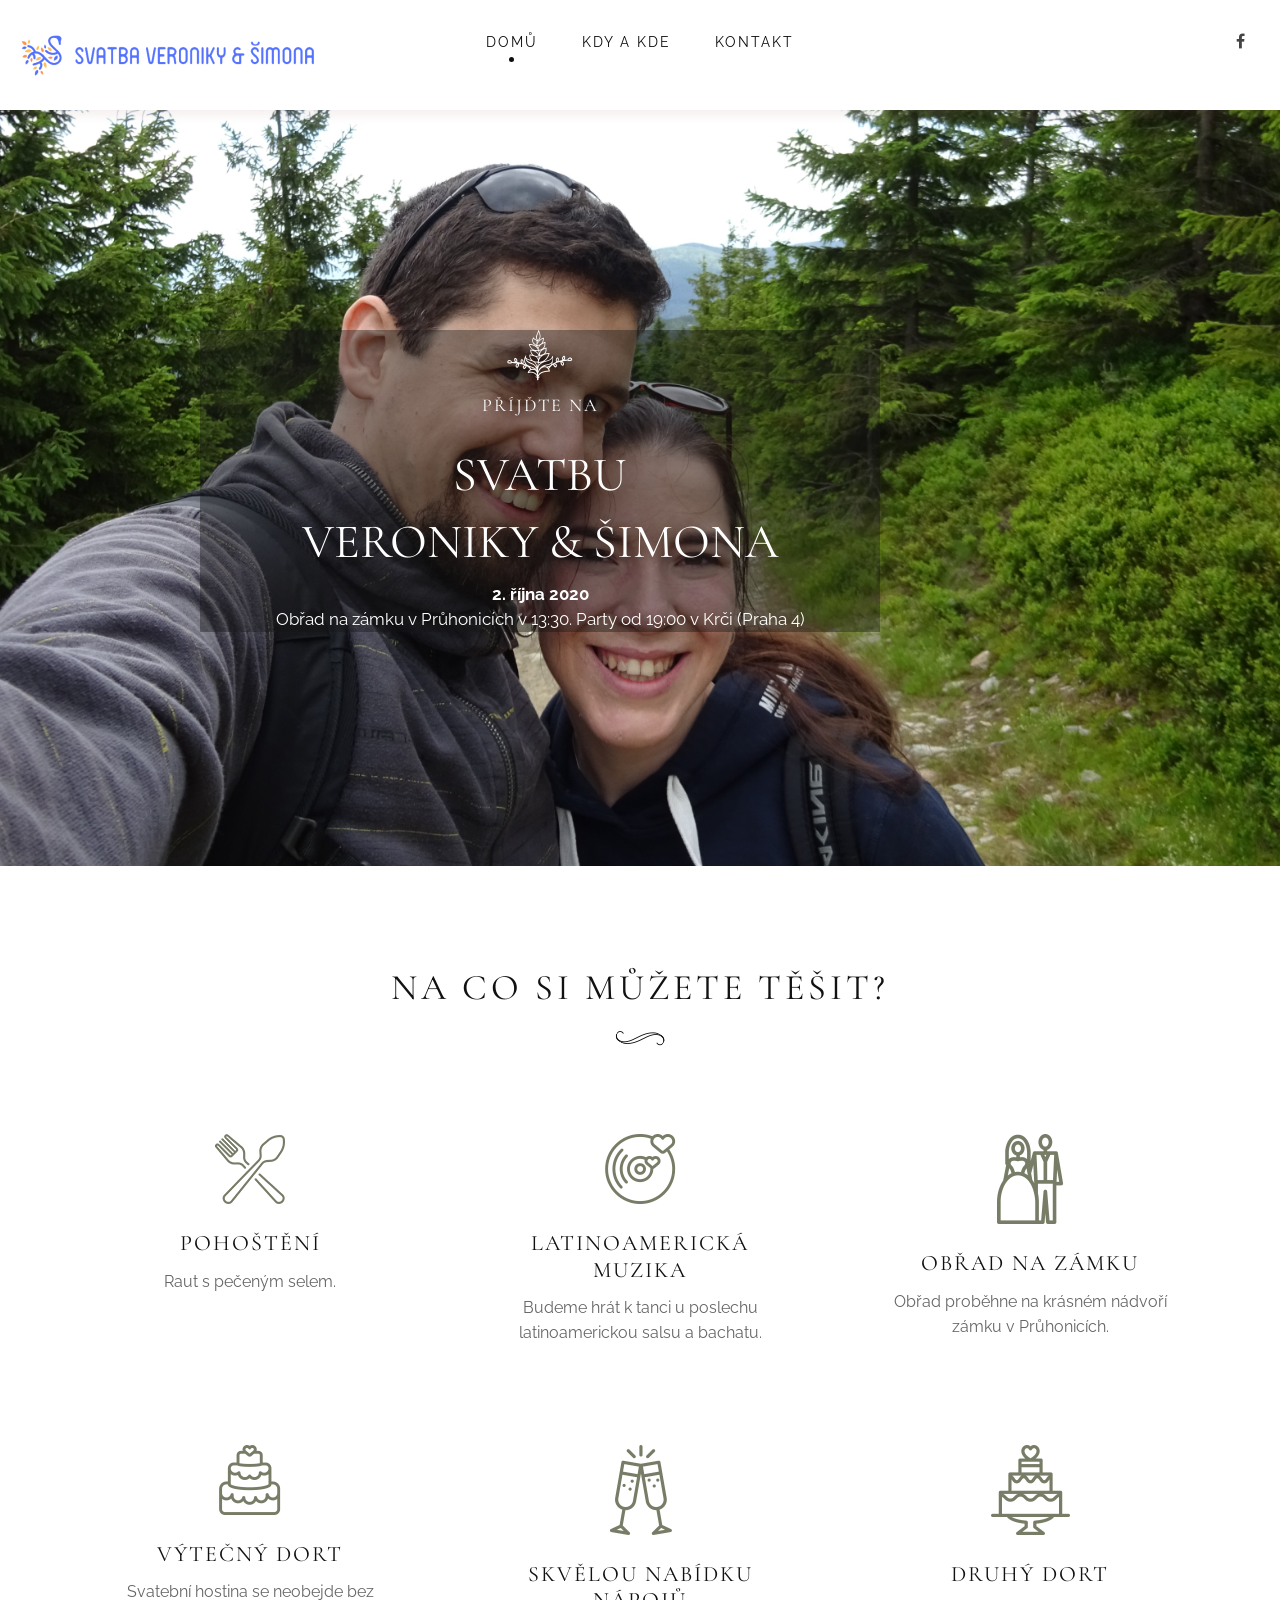
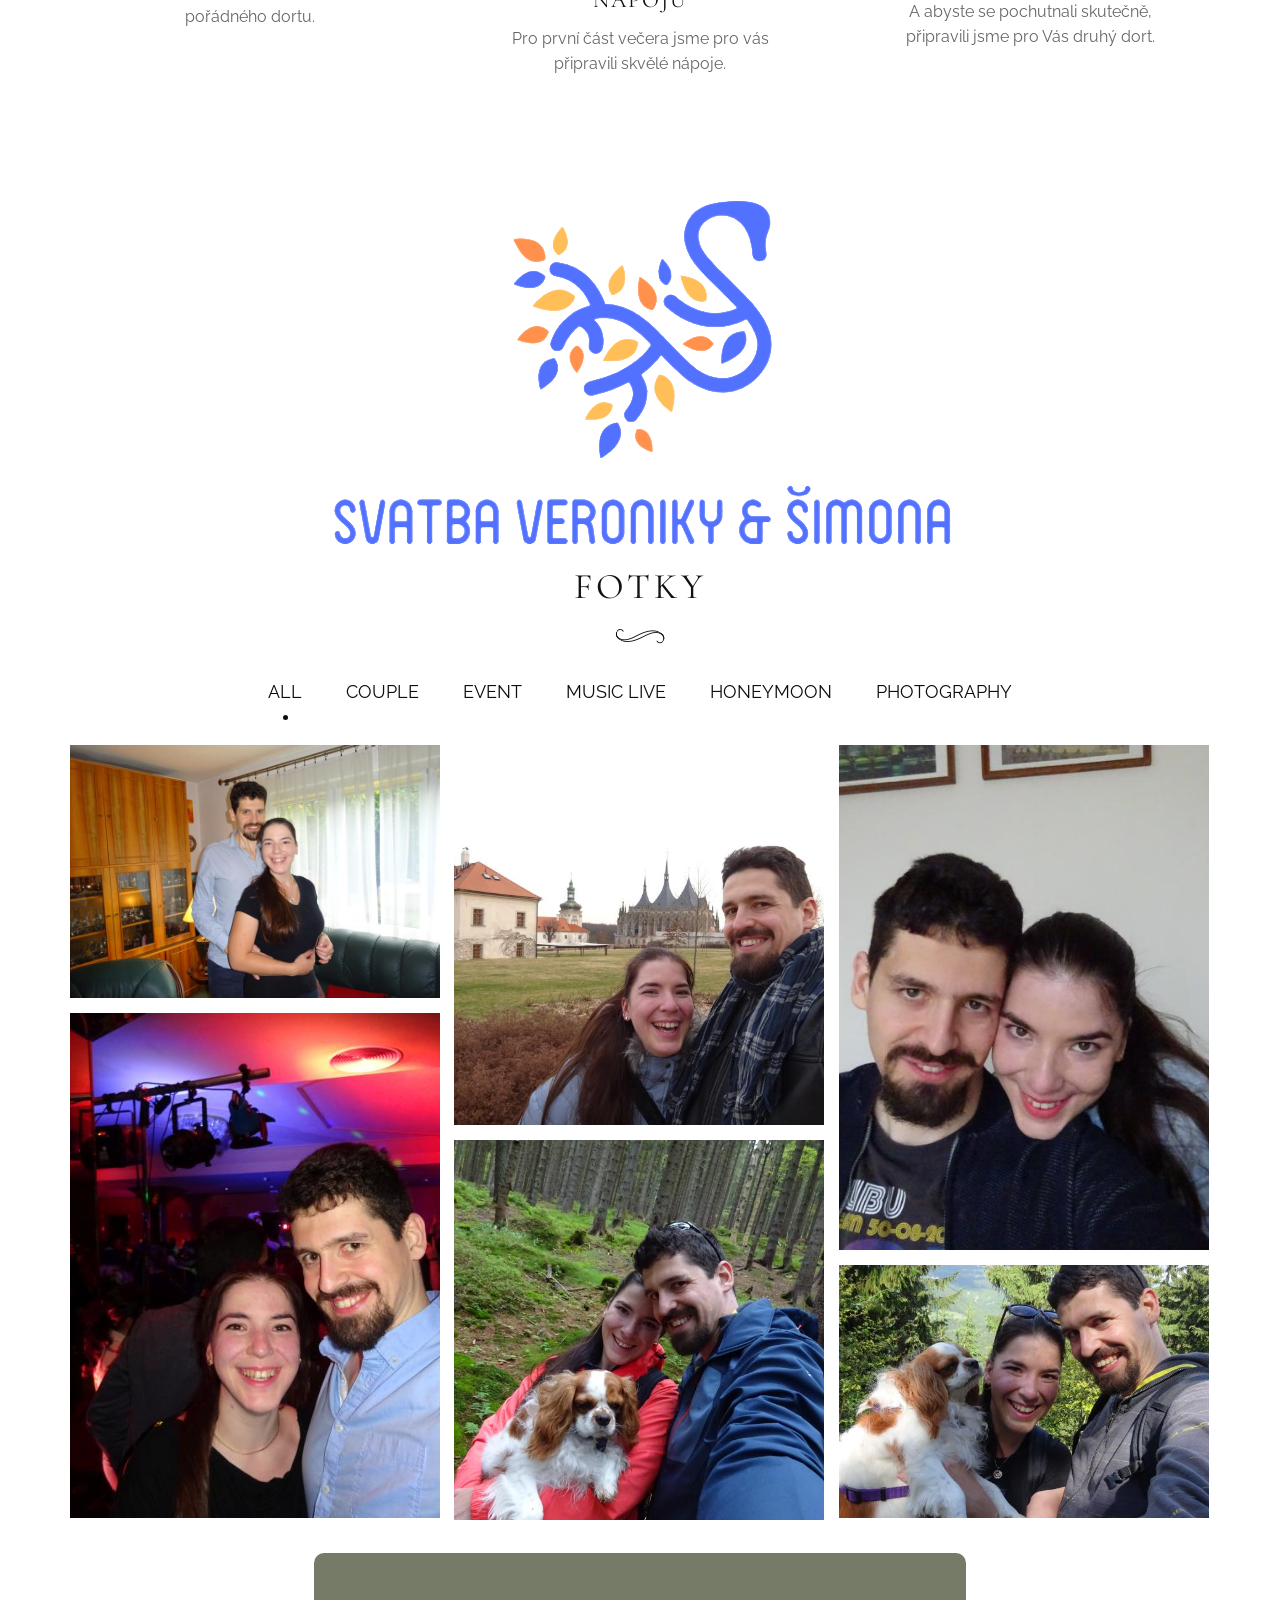
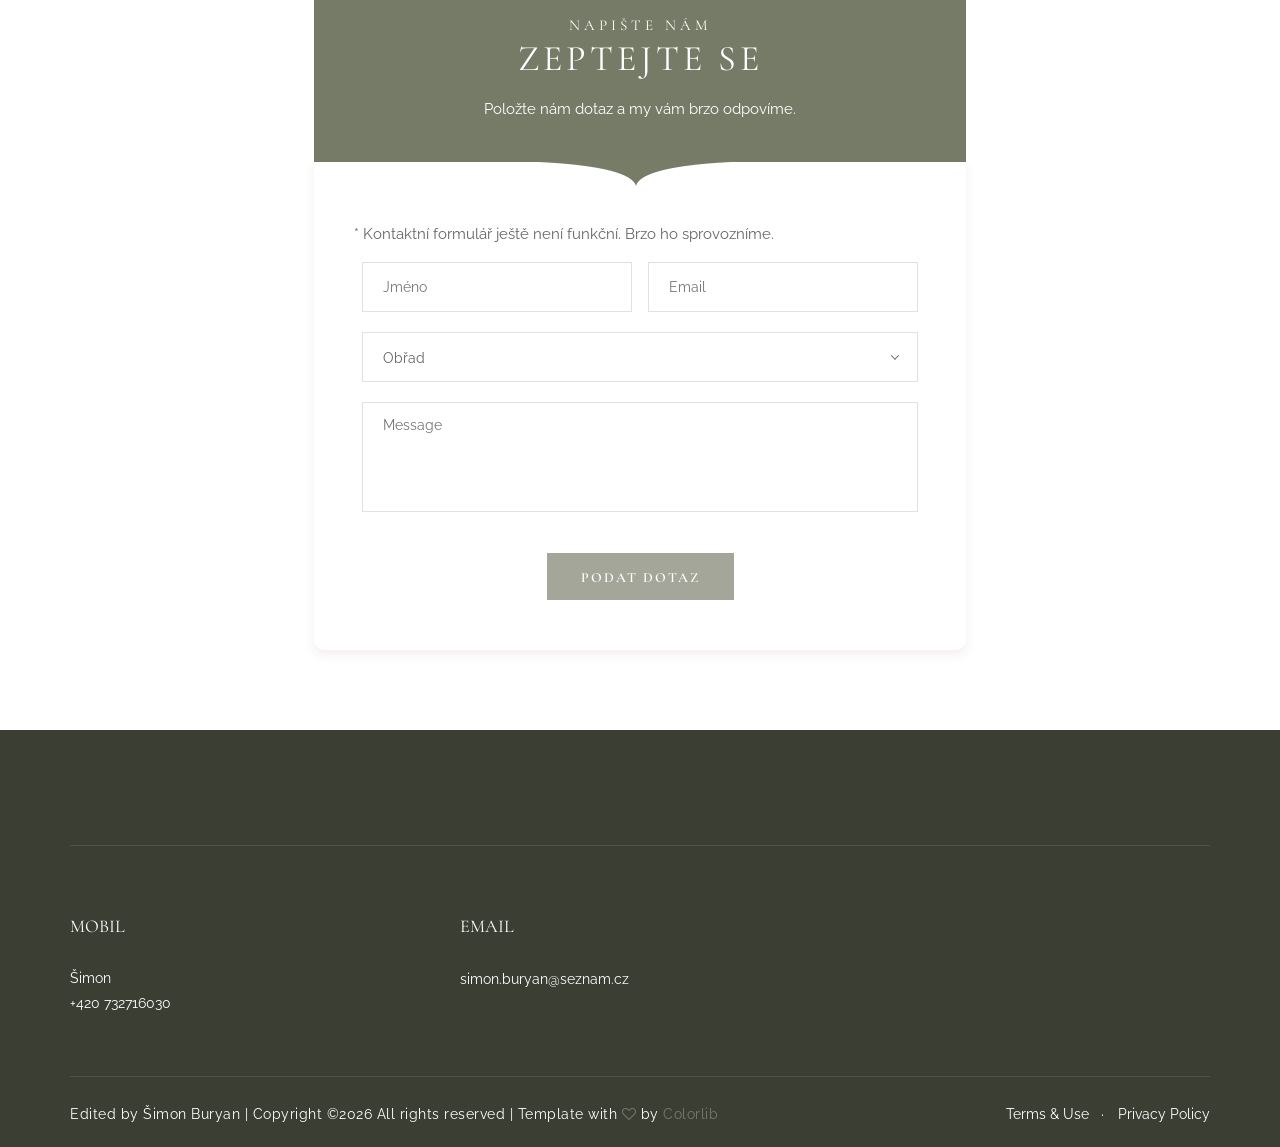
<file: index.html>
<!DOCTYPE html>
<html lang="zxx">

<head>
    <meta charset="UTF-8">
    <meta name="description" content="Dreams Template">
    <meta name="keywords" content="Dreams, unica, creative, html">
    <meta name="viewport" content="width=device-width, initial-scale=1.0">
    <meta http-equiv="X-UA-Compatible" content="ie=edge">
    <title>Svatba Veroniky & Šimona | 2. října 2020 13:30</title>

    <!-- Google Font -->
    <link href="https://fonts.googleapis.com/css2?family=Raleway:wght@300;400;500;600;700;800;900&display=swap"
    rel="stylesheet">
    <link href="https://fonts.googleapis.com/css2?family=Cormorant+Garamond:wght@400;500;600;700&display=swap"
    rel="stylesheet">

    <!-- Css Styles -->
    <link rel="stylesheet" href="css/bootstrap.min.css" type="text/css">
    <link rel="stylesheet" href="css/font-awesome.min.css" type="text/css">
    <link rel="stylesheet" href="css/elegant-icons.css" type="text/css">
    <link rel="stylesheet" href="css/owl.carousel.min.css" type="text/css">
    <link rel="stylesheet" href="css/nice-select.css" type="text/css">
    <link rel="stylesheet" href="css/magnific-popup.css" type="text/css">
    <link rel="stylesheet" href="css/slicknav.min.css" type="text/css">
    <link rel="stylesheet" href="css/style.css" type="text/css">
</head>

<body>
    <!-- Page Preloder -->
    <div id="preloder">
        <div class="loader"></div>
    </div>

    <!-- Header Section Begin -->
    <header class="header">
        <div class="container-fluid">
            <div class="row">
                <div class="col-lg-2 col-md-2">
                    <div class="header__logo">
                        <a href="#"><img src="img/simon/logoSimonLabut_long_50px.png" alt=""></a>
                    </div>
                </div>
                <div class="col-lg-8 col-md-9">
                    <nav class="header__menu mobile-menu">
                        <ul>
                            <li class="active"><a href="./index.html">Domů</a></li>

                            <li><a href="#">Kdy a kde</a>
                                <ul class="dropdown">
                                    <li><a href="./about.html">Obřad</a></li>
                                    <li><a href="./team.html">Oslava</a></li>
<!--                                     <li><a href="./blog-details.html">Blog Details</a></li> -->
                                </ul>
                            </li>
<!-- 
                            <li><a href="./services.html">Místo Obřadu</a></li>
                            <li><a href="./portfolio.html">Místo oslavy</a></li> -->

<!--                             <li><a href="./blog.html">News</a></li> -->
                            <li><a href="#form">Kontakt</a></li>
                        </ul>
                    </nav>
                </div>
                <div class="col-lg-2 col-md-1">
                    <div class="header__right">
                        <div class="header__right__social">
                            <a href="#"><i class="fa fa-facebook"></i></a>
<!--                             <a href="#"><i class="fa fa-twitter"></i></a>
                            <a href="#"><i class="fa fa-instagram"></i></a>
                            <a href="#"><i class="fa fa-dribbble"></i></a> -->
                        </div>
<!--                         <div class="header__right__search">
                            <a href="#" class="search-switch"><i class="fa fa-search"></i></a>
                        </div> -->
                    </div>
                </div>
            </div>
            <div id="mobile-menu-wrap"></div>
        </div>
    </header>
    <!-- Header End -->

    <!-- Hero Section Begin -->
<!--     <section class="hero set-bg" data-setbg="img/hero2.png"> -->
    <section class="hero set-bg backStyle">
        <div class="container-fluid">
            <div class="hero__text hero__text__back">
                <img src="img/icon/hi.png" alt="">
                <h5 class="">Příjďte na</h5>
                <h2 class="">Svatbu</h2>
                <h2 class="">Veroniky & Šimona</h2>
                <p class=""><strong>2. října 2020</strong></p> 
                <p class="">Obřad na zámku v Průhonicích v 13:30. Party od 19:00 v Krči (Praha 4)</p>
            </div>
        </div>
    </section>
    <!-- Hero Section End -->

    <!-- Services Section Begin -->
    <section class="services spad">
        <div class="container">
            <div class="row">
                <div class="col-lg-12">
                    <div class="section-title">
                        <h2>Na co si můžete těšit?</h2>
                        <img src="img/icon/ti.png" alt="">
                    </div>
                </div>
            </div>
            <div class="row">

                <div class="col-lg-4 col-md-6 col-sm-6">
                    <div class="services__item">
                        <img src="img/icon/si-3.png" alt="">
                        <h4>Pohoštění</h4>
                        <p>Raut s pečeným selem.</p>
                    </div>
                </div>

                <div class="col-lg-4 col-md-6 col-sm-6">
                    <div class="services__item">
                        <img src="img/icon/si-4.png" alt="">
                        <h4>Latinoamerická muzika</h4>
                        <p>Budeme hrát k tanci u poslechu latinoamerickou salsu a bachatu.</p>
                    </div>
                </div>

                <div class="col-lg-4 col-md-6 col-sm-6">
                    <div class="services__item">
                        <!-- <img src="img/icon/si-1.png" alt=""> -->
                        <img src="img/icon/ci-2.png" alt="">
                        <h4>Obřad na zámku</h4>
                        <p>Obřad proběhne na krásném nádvoří zámku v Průhonicích.</p>
                    </div>
                </div>

                <div class="col-lg-4 col-md-6 col-sm-6">
                    <div class="services__item">
                        <img src="img/icon/si-5.png" alt="">
                        <h4>Výtečný dort</h4>
                        <p>Svatební hostina se neobejde bez pořádného dortu.</p>
                    </div>
                </div>

                <div class="col-lg-4 col-md-6 col-sm-6">
                    <div class="services__item">
                        <!-- <img src="img/icon/si-2.png" alt=""> -->
                        <img src="img/icon/ci-3.png" alt="">
                        <h4>Skvělou nabídku nápojů</h4>
                        <p>Pro první část večera jsme pro vás připravili skvělé nápoje.</p>
                    </div>
                </div>


                <div class="col-lg-4 col-md-6 col-sm-6">
                    <div class="services__item">
                        <!-- <img src="img/icon/si-6.png" alt=""> -->
                        <img src="img/icon/ci-4.png" alt="">
                        <h4>Druhý dort</h4>
                        <p>A abyste se pochutnali skutečně, připravili jsme pro Vás druhý dort.</p>
                    </div>
                </div> 
            </div>
        </div>
    </section>
    <!-- Services Section End -->

    <!-- Feature Section Begin -->
    <section class="features spad">
        <div class="container">
            <div class="row">
                <div class="col-lg-12">
                    <div class="section-title">
                        <img src="img/simon/logoSimonLabut.png" alt="logo">
                        <h2>Fotky</h2>
                        <img src="img/icon/ti.png" alt="">
                    </div>
                    <ul class="filter__controls">
                        <li class="active" data-filter="*">All</li>
                        <li data-filter=".couple">Couple</li>
                        <li data-filter=".event">Event</li>
                        <li data-filter=".music">Music Live</li>
                        <li data-filter=".honeymoon">Honeymoon</li>
                        <li data-filter=".photography">Photography</li>
                    </ul>
                </div>
            </div>
            <div class="feature__gallery">
                <div class="grid-sizer"></div>
                <div class="fg__item photography set-bg backStyle back1" data-setbg="img/features/feature-1.jpg">
                    <div class="fg__item__text">
                        <span>Fotka</span>
                        <h2>Veronika & Šimon</h2>
                    </div>
                </div>
                <div class="fg__item honeymoon mid_item set-bg backStyle back2" data-setbg="img/features/feature-2.jpg">
                    <div class="fg__item__text">
                        <span>Fotka</span>
                        <h2>Veronika & Šimon</h2>
                    </div>
                </div>
                <div class="fg__item music large_item set-bg backStyle back3" data-setbg="img/features/feature-3.jpg">
                    <div class="fg__item__text">
                        <span>Fotka</span>
                        <h2>Veronika & Šimon</h2>
                    </div>
                </div>
                <div class="fg__item event large_item set-bg backStyle back4" data-setbg="img/features/feature-4.jpg">
                    <div class="fg__item__text">
                        <span>Fotka 4</span>
                        <h2>Veronika & Šimon</h2>
                    </div>
                </div>
                <div class="fg__item couple mid_item set-bg backStyle back5" data-setbg="img/features/feature-5.jpg">
                    <div class="fg__item__text">
                        <span>Fotka</span>
                        <h2>Veronika & Šimon</h2>
                    </div>
                </div>
                <div class="fg__item photography set-bg backStyle back6" data-setbg="img/features/feature-6.jpg">
                    <div class="fg__item__text">
                        <span>Fotka</span>
                        <h2>Veronika & Šimon</h2>
                    </div>
                </div>
            </div>
            <div class="row">
                <div class="col-lg-12 text-center back6">
                    <div class="load__more">
                        <a href="#" class="primary-btn">View more</a>
                    </div>
                </div>
            </div>
        </div>
    </section>
    <!-- Feature Section End -->

    <section class="row placeholder">
        <div class="placeholder__block">

        </div>
    </section>
    <!-- Counter Section Begin -->
<!--     <div class="counter spad set-bg" data-setbg="img/counter-bg.jpg">
        <div class="container">
            <div class="row">
                <div class="col-lg-3 col-md-3 col-sm-6">
                    <div class="counter__item">
                        <img src="img/icon/ci-1.png" alt="">
                        <h2 class="counter_num">8365</h2>
                        <p>Photos</p>
                    </div>
                </div>
                <div class="col-lg-3 col-md-3 col-sm-6">
                    <div class="counter__item">
                        <img src="img/icon/ci-2.png" alt="">
                        <h2 class="counter_num">568</h2>
                        <p>Happy Couple</p>
                    </div>
                </div>
                <div class="col-lg-3 col-md-3 col-sm-6">
                    <div class="counter__item">
                        <img src="img/icon/ci-3.png" alt="">
                        <h2 class="counter_num">849</h2>
                        <p>Joast</p>
                    </div>
                </div>
                <div class="col-lg-3 col-md-3 col-sm-6">
                    <div class="counter__item">
                        <img src="img/icon/ci-4.png" alt="">
                        <h2 class="counter_num">2574</h2>
                        <p>Dress Cakes</p>
                    </div>
                </div>
            </div>
        </div>
    </div> -->
    <!-- Counter Section End -->

    <!-- Request Form Section Begin -->
    <section id="form" class="request">
        <div class="container">
            <div class="row d-flex justify-content-center">
                <div class="col-lg-7">
                    <div class="request__form">
                        <div class="section-title">
                            <span>Napište nám</span>
                            <h2>Zeptejte se</h2>
                            <p>Položte nám dotaz a my vám brzo odpovíme.</p>
                        </div>
                        <form action="#">
                            <div class="row">
                                <p>* Kontaktní formulář ještě není funkční. Brzo ho sprovozníme.</p>
                                <div class="col-lg-6 col-md-6 col-sm-6 px-2">
                                    <input type="text" placeholder="Jméno">
                                </div>
                                <div class="col-lg-6 col-md-6 col-sm-6 px-2">
                                    <input type="text" placeholder="Email">
                                </div>
                                <div class="col-lg-12 col-md-12 col-sm-12 px-2">
                                    <select>
                                        <option value="">Obřad</option>
                                        <option value="">Party</option>
                                        <option value="">Ostatní</option>
                                    </select>
                                </div>
<!--                                 <div class="col-lg-6 col-md-6 col-sm-6 px-2">
                                    <select>
                                        <option value="">Guest</option>
                                        <option value="">Option 1</option>
                                        <option value="">Option 2</option>
                                    </select>
                                </div> -->
                                <div class="col-lg-12 px-2 text-center">
                                    <textarea placeholder="Message"></textarea>
                                    <button type="submit" class="site-btn">Podat dotaz</button>
                                </div>
                            </div>
                        </form>
                    </div>
                </div>
            </div>
        </div>
    </section>
    <!-- Request Form Section End -->

    <section class="row placeholder">
        <div class="placeholder__block">

        </div>
    </section>

    <!-- Latest Blog Section Begin -->
<!--     <section class="latest spad">
        <div class="container">
            <div class="row">
                <div class="col-lg-12">
                    <div class="section-title">
                        <h2>Our blog</h2>
                        <img src="img/icon/ti.png" alt="">
                    </div>
                </div>
            </div>
            <div class="row">
                <div class="col-lg-4 col-md-4 col-sm-6">
                    <div class="latest__item">
                        <img src="img/blog/latest-1.jpg" alt="">
                        <ul>
                            <li>Inspiration</li>
                            <li>Nov 27, 2019</li>
                            <li>05 Comment</li>
                        </ul>
                        <h4><a href="#">Newlyweds share first wedding photos</a></h4>
                    </div>
                </div>
                <div class="col-lg-4 col-md-4 col-sm-6">
                    <div class="latest__item">
                        <img src="img/blog/latest-2.jpg" alt="">
                        <ul>
                            <li>Inspiration</li>
                            <li>Nov 27, 2019</li>
                            <li>05 Comment</li>
                        </ul>
                        <h4><a href="#">Newlyweds share first wedding photos</a></h4>
                    </div>
                </div>
                <div class="col-lg-4 col-md-4 col-sm-6">
                    <div class="latest__item">
                        <img src="img/blog/latest-3.jpg" alt="">
                        <ul>
                            <li>Inspiration</li>
                            <li>Nov 27, 2019</li>
                            <li>05 Comment</li>
                        </ul>
                        <h4><a href="#">Newlyweds share first wedding photos</a></h4>
                    </div>
                </div>
            </div>
        </div>
    </section> -->
    <!-- Latest Blog Section End -->

    <!-- Logo Begin -->
<!--     <div class="logo">
        <div class="container">
            <div class="row">
                <div class="col-lg-12">
                    <div class="logo__carousel owl-carousel">
                        <div class="logo__item">
                            <a href="#"><img src="img/logo-carousel/lc-1.png" alt=""></a>
                        </div>
                        <div class="logo__item">
                            <a href="#"><img src="img/logo-carousel/lc-2.png" alt=""></a>
                        </div>
                        <div class="logo__item">
                            <a href="#"><img src="img/logo-carousel/lc-3.png" alt=""></a>
                        </div>
                        <div class="logo__item">
                            <a href="#"><img src="img/logo-carousel/lc-4.png" alt=""></a>
                        </div>
                        <div class="logo__item">
                            <a href="#"><img src="img/logo-carousel/lc-5.png" alt=""></a>
                        </div>
                    </div>
                </div>
            </div>
        </div>
    </div> -->
    <!-- Logo End -->

    <!-- Footer Section Begin -->
    <footer class="footer">
        <div class="container">
            <div class="footer__top">
                <div class="row">
<!--                     <div class="col-lg-8 col-md-6">
                        <div class="footer___subscribe">
                            <div class="footer__subscribe__text">
                                <h4>Newsletter Subscribe</h4>
                                <p>Signup and recive 10% of your wedding!</p>
                            </div>
                            <div class="footer__subscribe__form">
                                <form action="#">
                                    <input type="text" placeholder="Email">
                                    <button type="submit"><i class="fa fa-send-o"></i></button>
                                </form>
                            </div>
                        </div>
                    </div>
                    <div class="col-lg-4 col-md-6">
                        <div class="footer__social">
                            <a href="#"><i class="fa fa-facebook"></i></a>
                            <a href="#"><i class="fa fa-twitter"></i></a>
                            <a href="#"><i class="fa fa-instagram"></i></a>
                            <a href="#"><i class="fa fa-dribbble"></i></a>
                        </div>
                    </div> -->
                </div>
            </div>
            <div class="row">
<!--             <div class="col-lg-3 col-md-3 col-sm-6">
                    <div class="footer__logo"> -->
                        <!-- <a href="#"><img src="img/footer-logo.png" alt=""></a> -->
<!--                     </div>
                </div> -->
                <!-- <div class="col-lg-3 col-md-3 col-sm-6">
                    <div class="footer__widget">
                        <h5>open time</h5>
                        <ul>
                            <li>Mon - Fri: 8:00am - 7:00pm</li>
                            <li>Closed on weekend</li>
                        </ul>
                    </div>
                </div> -->
                <div class="col-lg-4 col-md-6 col-sm-12">
                    <div class="footer__widget">
                        <h5>Mobil</h5>
                        <ul>
                            <li>Šimon</li>
                            <li>+420 732716030</li>
                        </ul>
                    </div>
                </div>
                <div class="col-lg-4 col-md-6 col-sm-12">
                    <div class="footer__widget">
                        <h5>Email</h5>
                        <p>simon.buryan@seznam.cz</p>
                    </div>
                </div>
            </div>
            <div class="footer__copyright">
                <div class="row">
                    <div class="col-lg-7 col-md-7">
                        <!-- Link back to Colorlib can't be removed. Template is licensed under CC BY 3.0. -->
                        <p class="footer__copyright__text">Edited by Šimon Buryan | Copyright &copy;<script>
                            document.write(new Date().getFullYear());
                        </script> All rights reserved | Template with <i class="fa fa-heart-o"
                        aria-hidden="true"></i> by <a href="https://colorlib.com" target="_blank">Colorlib</a>
                    </p>
                    <!-- Link back to Colorlib can't be removed. Template is licensed under CC BY 3.0. -->
                </div>
                <div class="col-lg-5 col-md-5">
                    <ul class="footer__copyright__widget">
                        <li><a href="#">Terms & Use</a></li>
                        <li><a href="#">Privacy Policy</a></li>
                    </ul>
                </div>
            </div>
        </div>
    </div>
</footer>
<!-- Footer Section End -->

<!-- Search model Begin -->
<div class="search-model">
    <div class="h-100 d-flex align-items-center justify-content-center">
        <div class="search-close-switch"><i class="icon_close"></i></div>
        <form class="search-model-form">
            <input type="text" id="search-input" placeholder="Search here.....">
        </form>
    </div>
</div>
<!-- Search model end -->

<!-- Js Plugins -->
<script src="js/jquery-3.3.1.min.js"></script>
<script src="js/bootstrap.min.js"></script>
<script src="js/jquery.magnific-popup.min.js"></script>
<script src="js/mixitup.min.js"></script>
<script src="js/jquery.nice-select.min.js"></script>
<script src="js/isotope.pkgd.min.js"></script>
<script src="js/masonry.pkgd.min.js"></script>
<script src="js/jquery.slicknav.js"></script>
<script src="js/owl.carousel.min.js"></script>
<script src="js/main.js"></script>
</body>

</html>
</file>
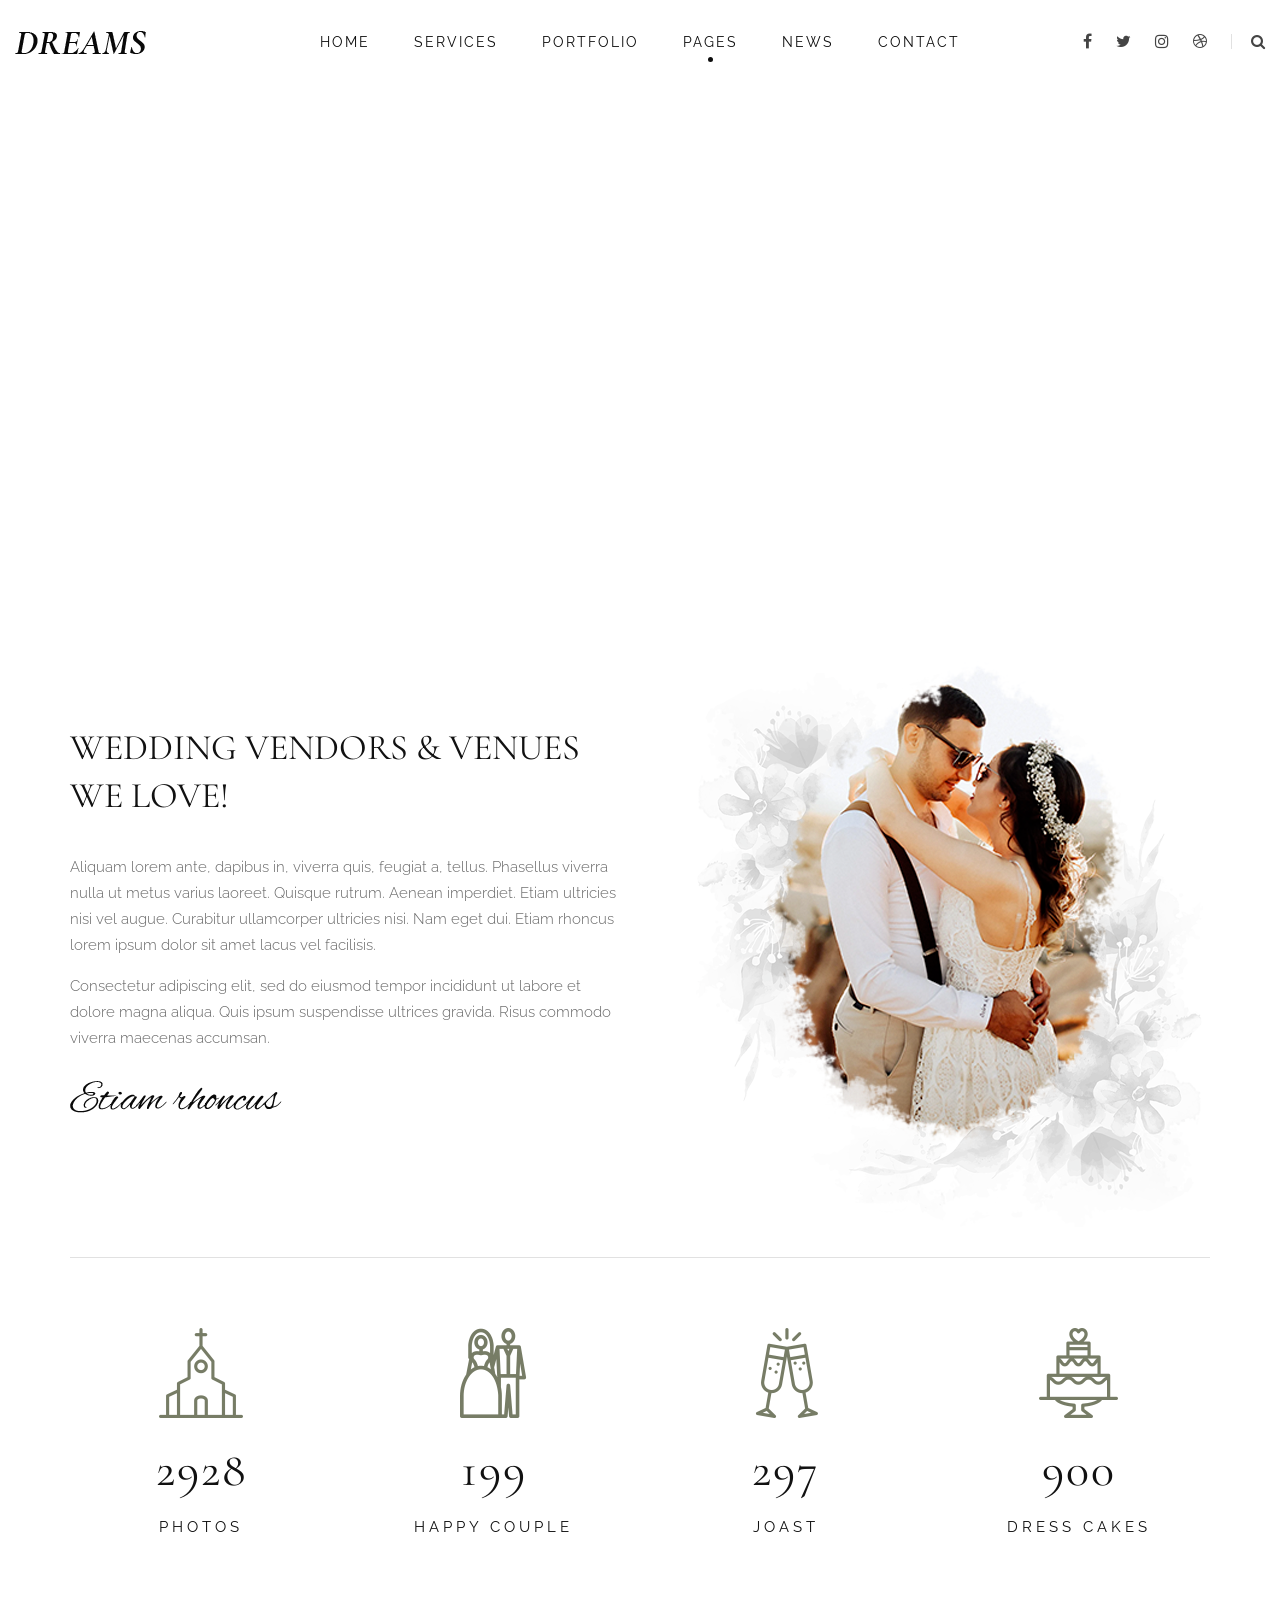
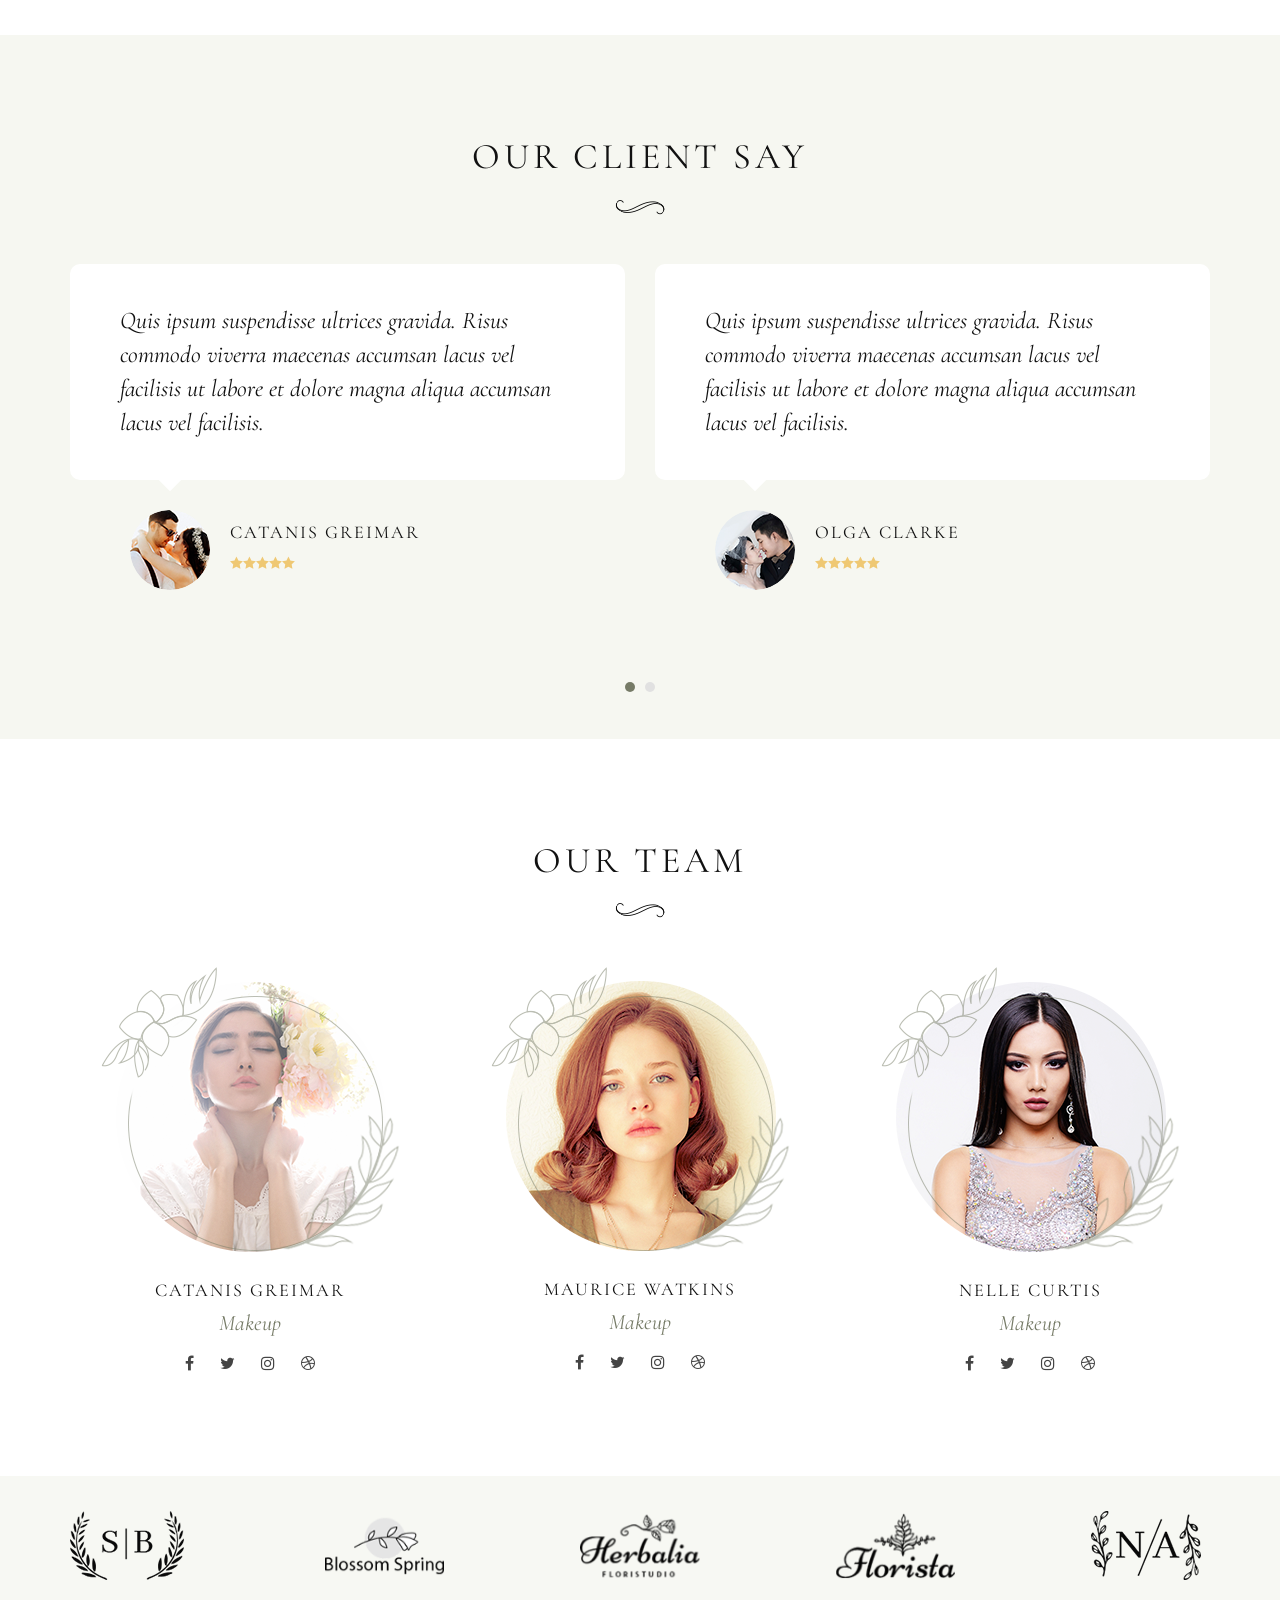
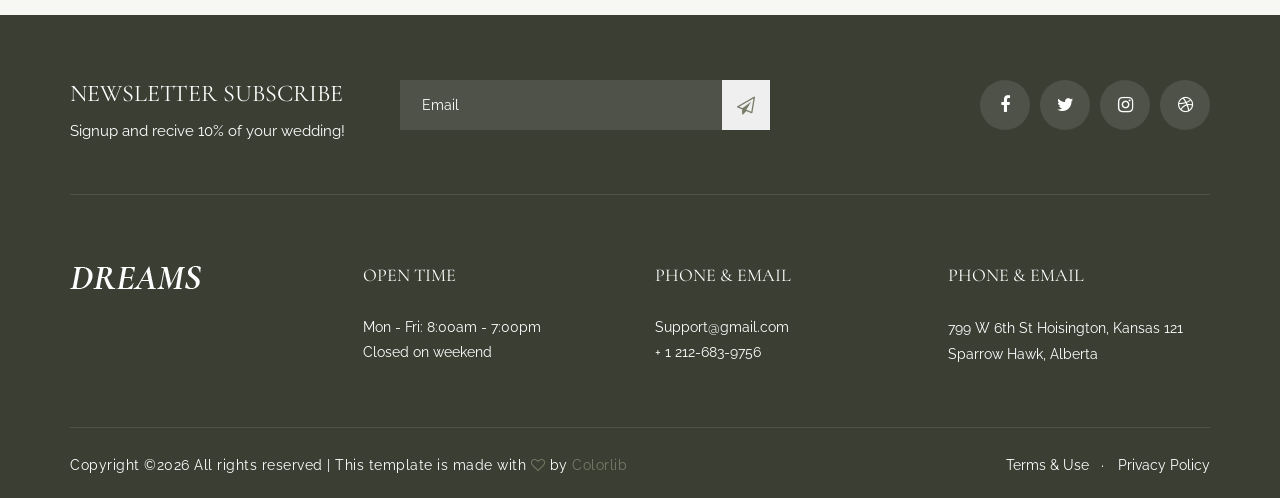
<file: about.html>
<!DOCTYPE html>
<html lang="zxx">

<head>
    <meta charset="UTF-8">
    <meta name="description" content="Dreams Template">
    <meta name="keywords" content="Dreams, unica, creative, html">
    <meta name="viewport" content="width=device-width, initial-scale=1.0">
    <meta http-equiv="X-UA-Compatible" content="ie=edge">
    <title>Dreams | Template</title>

    <!-- Google Font -->
    <link href="https://fonts.googleapis.com/css2?family=Raleway:wght@300;400;500;600;700;800;900&display=swap"
    rel="stylesheet">
    <link href="https://fonts.googleapis.com/css2?family=Cormorant+Garamond:wght@400;500;600;700&display=swap"
    rel="stylesheet">

    <!-- Css Styles -->
    <link rel="stylesheet" href="css/bootstrap.min.css" type="text/css">
    <link rel="stylesheet" href="css/font-awesome.min.css" type="text/css">
    <link rel="stylesheet" href="css/elegant-icons.css" type="text/css">
    <link rel="stylesheet" href="css/owl.carousel.min.css" type="text/css">
    <link rel="stylesheet" href="css/nice-select.css" type="text/css">
    <link rel="stylesheet" href="css/magnific-popup.css" type="text/css">
    <link rel="stylesheet" href="css/slicknav.min.css" type="text/css">
    <link rel="stylesheet" href="css/style.css" type="text/css">
</head>

<body>
    <!-- Page Preloder -->
    <div id="preloder">
        <div class="loader"></div>
    </div>

    <!-- Header Section Begin -->
    <header class="header header--normal">
        <div class="container-fluid">
            <div class="row">
                <div class="col-lg-2 col-md-2">
                    <div class="header__logo">
                        <a href="#"><img src="img/logo.png" alt=""></a>
                    </div>
                </div>
                <div class="col-lg-8 col-md-9">
                    <nav class="header__menu mobile-menu">
                        <ul>
                            <li><a href="./index.html">Home</a></li>
                            <li><a href="./services.html">Services</a></li>
                            <li><a href="./portfolio.html">Portfolio</a></li>
                            <li class="active"><a href="#">Pages</a>
                                <ul class="dropdown">
                                    <li><a href="./about.html">About</a></li>
                                    <li><a href="./team.html">Team</a></li>
                                    <li><a href="./blog-details.html">Blog Details</a></li>
                                </ul>
                            </li>
                            <li><a href="./blog.html">News</a></li>
                            <li><a href="./contact.html">Contact</a></li>
                        </ul>
                    </nav>
                </div>
                <div class="col-lg-2 col-md-1">
                    <div class="header__right">
                        <div class="header__right__social">
                            <a href="#"><i class="fa fa-facebook"></i></a>
                            <a href="#"><i class="fa fa-twitter"></i></a>
                            <a href="#"><i class="fa fa-instagram"></i></a>
                            <a href="#"><i class="fa fa-dribbble"></i></a>
                        </div>
                        <div class="header__right__search">
                            <a href="#" class="search-switch"><i class="fa fa-search"></i></a>
                        </div>
                    </div>
                </div>
            </div>
            <div id="mobile-menu-wrap"></div>
        </div>
    </header>
    <!-- Header End -->

    <!-- Breadcrumb Begin -->
    <div class="breadcrumb-option set-bg" data-setbg="img/breadcrumb-bg.jpg">
        <div class="container-fluid">
            <div class="row">
                <div class="col-lg-12">
                    <div class="breadcrumb__text">
                        <h2>About</h2>
                    </div>
                </div>
            </div>
        </div>
    </div>
    <!-- Breadcrumb End -->

    <!-- About Section Begin -->
    <section class="about spad">
        <div class="container">
            <div class="row">
                <div class="col-lg-6 col-md-6">
                    <div class="about__text">
                        <h2>Wedding Vendors & Venues We Love!</h2>
                        <p>Aliquam lorem ante, dapibus in, viverra quis, feugiat a, tellus. Phasellus viverra nulla ut
                            metus varius laoreet. Quisque rutrum. Aenean imperdiet. Etiam ultricies nisi vel augue.
                            Curabitur ullamcorper ultricies nisi. Nam eget dui. Etiam rhoncus lorem ipsum dolor sit amet
                        lacus vel facilisis.</p>
                        <p>Consectetur adipiscing elit, sed do eiusmod tempor incididunt ut labore et dolore magna
                            aliqua. Quis ipsum suspendisse ultrices gravida. Risus commodo viverra maecenas accumsan.
                        </p>
                        <img src="img/about/signature.png" alt="">
                    </div>
                </div>
                <div class="col-lg-6 col-md-6">
                    <div class="about__pic">
                        <img src="img/about/about.png" alt="">
                    </div>
                </div>
            </div>
        </div>
        <div class="container">
            <div class="about__counter">
                <div class="row">
                    <div class="col-lg-3 col-md-3 col-sm-6">
                        <div class="counter__item">
                            <img src="img/icon/ci-1.png" alt="">
                            <h2 class="counter_num">8365</h2>
                            <p>Photos</p>
                        </div>
                    </div>
                    <div class="col-lg-3 col-md-3 col-sm-6">
                        <div class="counter__item">
                            <img src="img/icon/ci-2.png" alt="">
                            <h2 class="counter_num">568</h2>
                            <p>Happy Couple</p>
                        </div>
                    </div>
                    <div class="col-lg-3 col-md-3 col-sm-6">
                        <div class="counter__item">
                            <img src="img/icon/ci-3.png" alt="">
                            <h2 class="counter_num">849</h2>
                            <p>Joast</p>
                        </div>
                    </div>
                    <div class="col-lg-3 col-md-3 col-sm-6">
                        <div class="counter__item">
                            <img src="img/icon/ci-4.png" alt="">
                            <h2 class="counter_num">2574</h2>
                            <p>Dress Cakes</p>
                        </div>
                    </div>
                </div>
            </div>
        </div>
    </section>
    <!-- About Section End -->

    <!-- Testimonial Section Begin -->
    <section class="testimonial spad">
        <div class="container">
            <div class="row">
                <div class="col-lg-12">
                    <div class="section-title">
                        <h2>Our Client say</h2>
                        <img src="img/icon/ti.png" alt="">
                    </div>
                </div>
            </div>
            <div class="row">
                <div class="testimonial__carousel owl-carousel">
                    <div class="col-lg-6">
                        <div class="testimonial__item">
                            <div class="testimonial__item__text">
                                <p>Quis ipsum suspendisse ultrices gravida. Risus commodo viverra maecenas accumsan
                                    lacus vel facilisis ut labore et dolore magna aliqua accumsan lacus vel facilisis.
                                </p>
                            </div>
                            <div class="testimonial__item__author">
                                <div class="testimonial__item__author__pic">
                                    <img src="img/about/ta-1.png" alt="">
                                </div>
                                <div class="testimonial__item__author__text">
                                    <h5>Catanis Greimar</h5>
                                    <div class="rating">
                                        <span class="icon_star"></span>
                                        <span class="icon_star"></span>
                                        <span class="icon_star"></span>
                                        <span class="icon_star"></span>
                                        <span class="icon_star"></span>
                                    </div>
                                </div>
                            </div>
                        </div>
                    </div>
                    <div class="col-lg-6">
                        <div class="testimonial__item">
                            <div class="testimonial__item__text">
                                <p>Quis ipsum suspendisse ultrices gravida. Risus commodo viverra maecenas accumsan
                                    lacus vel facilisis ut labore et dolore magna aliqua accumsan lacus vel facilisis.
                                </p>
                            </div>
                            <div class="testimonial__item__author">
                                <div class="testimonial__item__author__pic">
                                    <img src="img/about/ta-2.png" alt="">
                                </div>
                                <div class="testimonial__item__author__text">
                                    <h5>Olga Clarke</h5>
                                    <div class="rating">
                                        <span class="icon_star"></span>
                                        <span class="icon_star"></span>
                                        <span class="icon_star"></span>
                                        <span class="icon_star"></span>
                                        <span class="icon_star"></span>
                                    </div>
                                </div>
                            </div>
                        </div>
                    </div>
                    <div class="col-lg-6">
                        <div class="testimonial__item">
                            <div class="testimonial__item__text">
                                <p>Quis ipsum suspendisse ultrices gravida. Risus commodo viverra maecenas accumsan
                                    lacus vel facilisis ut labore et dolore magna aliqua accumsan lacus vel facilisis.
                                </p>
                            </div>
                            <div class="testimonial__item__author">
                                <div class="testimonial__item__author__pic">
                                    <img src="img/about/ta-1.png" alt="">
                                </div>
                                <div class="testimonial__item__author__text">
                                    <h5>Catanis Greimar</h5>
                                    <div class="rating">
                                        <span class="icon_star"></span>
                                        <span class="icon_star"></span>
                                        <span class="icon_star"></span>
                                        <span class="icon_star"></span>
                                        <span class="icon_star"></span>
                                    </div>
                                </div>
                            </div>
                        </div>
                    </div>
                    <div class="col-lg-6">
                        <div class="testimonial__item">
                            <div class="testimonial__item__text">
                                <p>Quis ipsum suspendisse ultrices gravida. Risus commodo viverra maecenas accumsan
                                    lacus vel facilisis ut labore et dolore magna aliqua accumsan lacus vel facilisis.
                                </p>
                            </div>
                            <div class="testimonial__item__author">
                                <div class="testimonial__item__author__pic">
                                    <img src="img/about/ta-2.png" alt="">
                                </div>
                                <div class="testimonial__item__author__text">
                                    <h5>Olga Clarke</h5>
                                    <div class="rating">
                                        <span class="icon_star"></span>
                                        <span class="icon_star"></span>
                                        <span class="icon_star"></span>
                                        <span class="icon_star"></span>
                                        <span class="icon_star"></span>
                                    </div>
                                </div>
                            </div>
                        </div>
                    </div>
                </div>
            </div>
        </div>
    </section>
    <!-- Testimonial Section End -->

    <!-- Team Section Begin -->
    <section class="team spad">
        <div class="container">
            <div class="row">
                <div class="col-lg-12">
                    <div class="section-title">
                        <h2>Our Team</h2>
                        <img src="img/icon/ti.png" alt="">
                    </div>
                </div>
            </div>
            <div class="row">
                <div class="col-lg-4 col-md-6 col-sm-6">
                    <div class="team__item">
                        <div class="team__item__pic">
                            <img src="img/team/team-1.png" alt="">
                        </div>
                        <div class="team__item__text">
                            <h5>Catanis Greimar</h5>
                            <span>Makeup</span>
                            <div class="team__item__social">
                                <a href="#"><i class="fa fa-facebook"></i></a>
                                <a href="#"><i class="fa fa-twitter"></i></a>
                                <a href="#"><i class="fa fa-instagram"></i></a>
                                <a href="#"><i class="fa fa-dribbble"></i></a>
                            </div>
                        </div>
                    </div>
                </div>
                <div class="col-lg-4 col-md-6 col-sm-6">
                    <div class="team__item">
                        <div class="team__item__pic">
                            <img src="img/team/team-2.png" alt="">
                        </div>
                        <div class="team__item__text">
                            <h5>Maurice Watkins</h5>
                            <span>Makeup</span>
                            <div class="team__item__social">
                                <a href="#"><i class="fa fa-facebook"></i></a>
                                <a href="#"><i class="fa fa-twitter"></i></a>
                                <a href="#"><i class="fa fa-instagram"></i></a>
                                <a href="#"><i class="fa fa-dribbble"></i></a>
                            </div>
                        </div>
                    </div>
                </div>
                <div class="col-lg-4 col-md-6 col-sm-6">
                    <div class="team__item">
                        <div class="team__item__pic">
                            <img src="img/team/team-3.png" alt="">
                        </div>
                        <div class="team__item__text">
                            <h5>Nelle Curtis</h5>
                            <span>Makeup</span>
                            <div class="team__item__social">
                                <a href="#"><i class="fa fa-facebook"></i></a>
                                <a href="#"><i class="fa fa-twitter"></i></a>
                                <a href="#"><i class="fa fa-instagram"></i></a>
                                <a href="#"><i class="fa fa-dribbble"></i></a>
                            </div>
                        </div>
                    </div>
                </div>
            </div>
        </div>
    </section>
    <!-- Team Section End -->

    <!-- Logo Begin -->
    <div class="logo">
        <div class="container">
            <div class="row">
                <div class="col-lg-12">
                    <div class="logo__carousel owl-carousel">
                        <div class="logo__item">
                            <a href="#"><img src="img/logo-carousel/lc-1.png" alt=""></a>
                        </div>
                        <div class="logo__item">
                            <a href="#"><img src="img/logo-carousel/lc-2.png" alt=""></a>
                        </div>
                        <div class="logo__item">
                            <a href="#"><img src="img/logo-carousel/lc-3.png" alt=""></a>
                        </div>
                        <div class="logo__item">
                            <a href="#"><img src="img/logo-carousel/lc-4.png" alt=""></a>
                        </div>
                        <div class="logo__item">
                            <a href="#"><img src="img/logo-carousel/lc-5.png" alt=""></a>
                        </div>
                    </div>
                </div>
            </div>
        </div>
    </div>
    <!-- Logo End -->

    <!-- Footer Section Begin -->
    <footer class="footer">
        <div class="container">
            <div class="footer__top">
                <div class="row">
                    <div class="col-lg-8 col-md-6">
                        <div class="footer___subscribe">
                            <div class="footer__subscribe__text">
                                <h4>Newsletter Subscribe</h4>
                                <p>Signup and recive 10% of your wedding!</p>
                            </div>
                            <div class="footer__subscribe__form">
                                <form action="#">
                                    <input type="text" placeholder="Email">
                                    <button type="submit"><i class="fa fa-send-o"></i></button>
                                </form>
                            </div>
                        </div>
                    </div>
                    <div class="col-lg-4 col-md-6">
                        <div class="footer__social">
                            <a href="#"><i class="fa fa-facebook"></i></a>
                            <a href="#"><i class="fa fa-twitter"></i></a>
                            <a href="#"><i class="fa fa-instagram"></i></a>
                            <a href="#"><i class="fa fa-dribbble"></i></a>
                        </div>
                    </div>
                </div>
            </div>
            <div class="row">
                <div class="col-lg-3 col-md-3 col-sm-6">
                    <div class="footer__logo">
                        <a href="#"><img src="img/footer-logo.png" alt=""></a>
                    </div>
                </div>
                <div class="col-lg-3 col-md-3 col-sm-6">
                    <div class="footer__widget">
                        <h5>open time</h5>
                        <ul>
                            <li>Mon - Fri: 8:00am - 7:00pm</li>
                            <li>Closed on weekend</li>
                        </ul>
                    </div>
                </div>
                <div class="col-lg-3 col-md-3 col-sm-6">
                    <div class="footer__widget">
                        <h5>Phone & email</h5>
                        <ul>
                            <li>Support@gmail.com</li>
                            <li>+ 1 212-683-9756</li>
                        </ul>
                    </div>
                </div>
                <div class="col-lg-3 col-md-3 col-sm-6">
                    <div class="footer__widget">
                        <h5>Phone & email</h5>
                        <p>799 W 6th St Hoisington, Kansas 121 Sparrow Hawk, Alberta</p>
                    </div>
                </div>
            </div>
            <div class="footer__copyright">
                <div class="row">
                    <div class="col-lg-7 col-md-7">
                        <!-- Link back to Colorlib can't be removed. Template is licensed under CC BY 3.0. -->
                        <p class="footer__copyright__text">Copyright &copy;<script>
                            document.write(new Date().getFullYear());
                        </script> All rights reserved | This template is made with <i class="fa fa-heart-o"
                        aria-hidden="true"></i> by <a href="https://colorlib.com" target="_blank">Colorlib</a>
                    </p>
                    <!-- Link back to Colorlib can't be removed. Template is licensed under CC BY 3.0. -->
                </div>
                <div class="col-lg-5 col-md-5">
                    <ul class="footer__copyright__widget">
                        <li><a href="#">Terms & Use</a></li>
                        <li><a href="#">Privacy Policy</a></li>
                    </ul>
                </div>
            </div>
        </div>
    </div>
</footer>
<!-- Footer Section End -->

<!-- Search model Begin -->
<div class="search-model">
    <div class="h-100 d-flex align-items-center justify-content-center">
        <div class="search-close-switch"><i class="icon_close"></i></div>
        <form class="search-model-form">
            <input type="text" id="search-input" placeholder="Search here.....">
        </form>
    </div>
</div>
<!-- Search model end -->

<!-- Js Plugins -->
<script src="js/jquery-3.3.1.min.js"></script>
<script src="js/bootstrap.min.js"></script>
<script src="js/jquery.magnific-popup.min.js"></script>
<script src="js/mixitup.min.js"></script>
<script src="js/jquery.nice-select.min.js"></script>
<script src="js/isotope.pkgd.min.js"></script>
<script src="js/masonry.pkgd.min.js"></script>
<script src="js/jquery.slicknav.js"></script>
<script src="js/owl.carousel.min.js"></script>
<script src="js/main.js"></script>
</body>

</html>
</file>
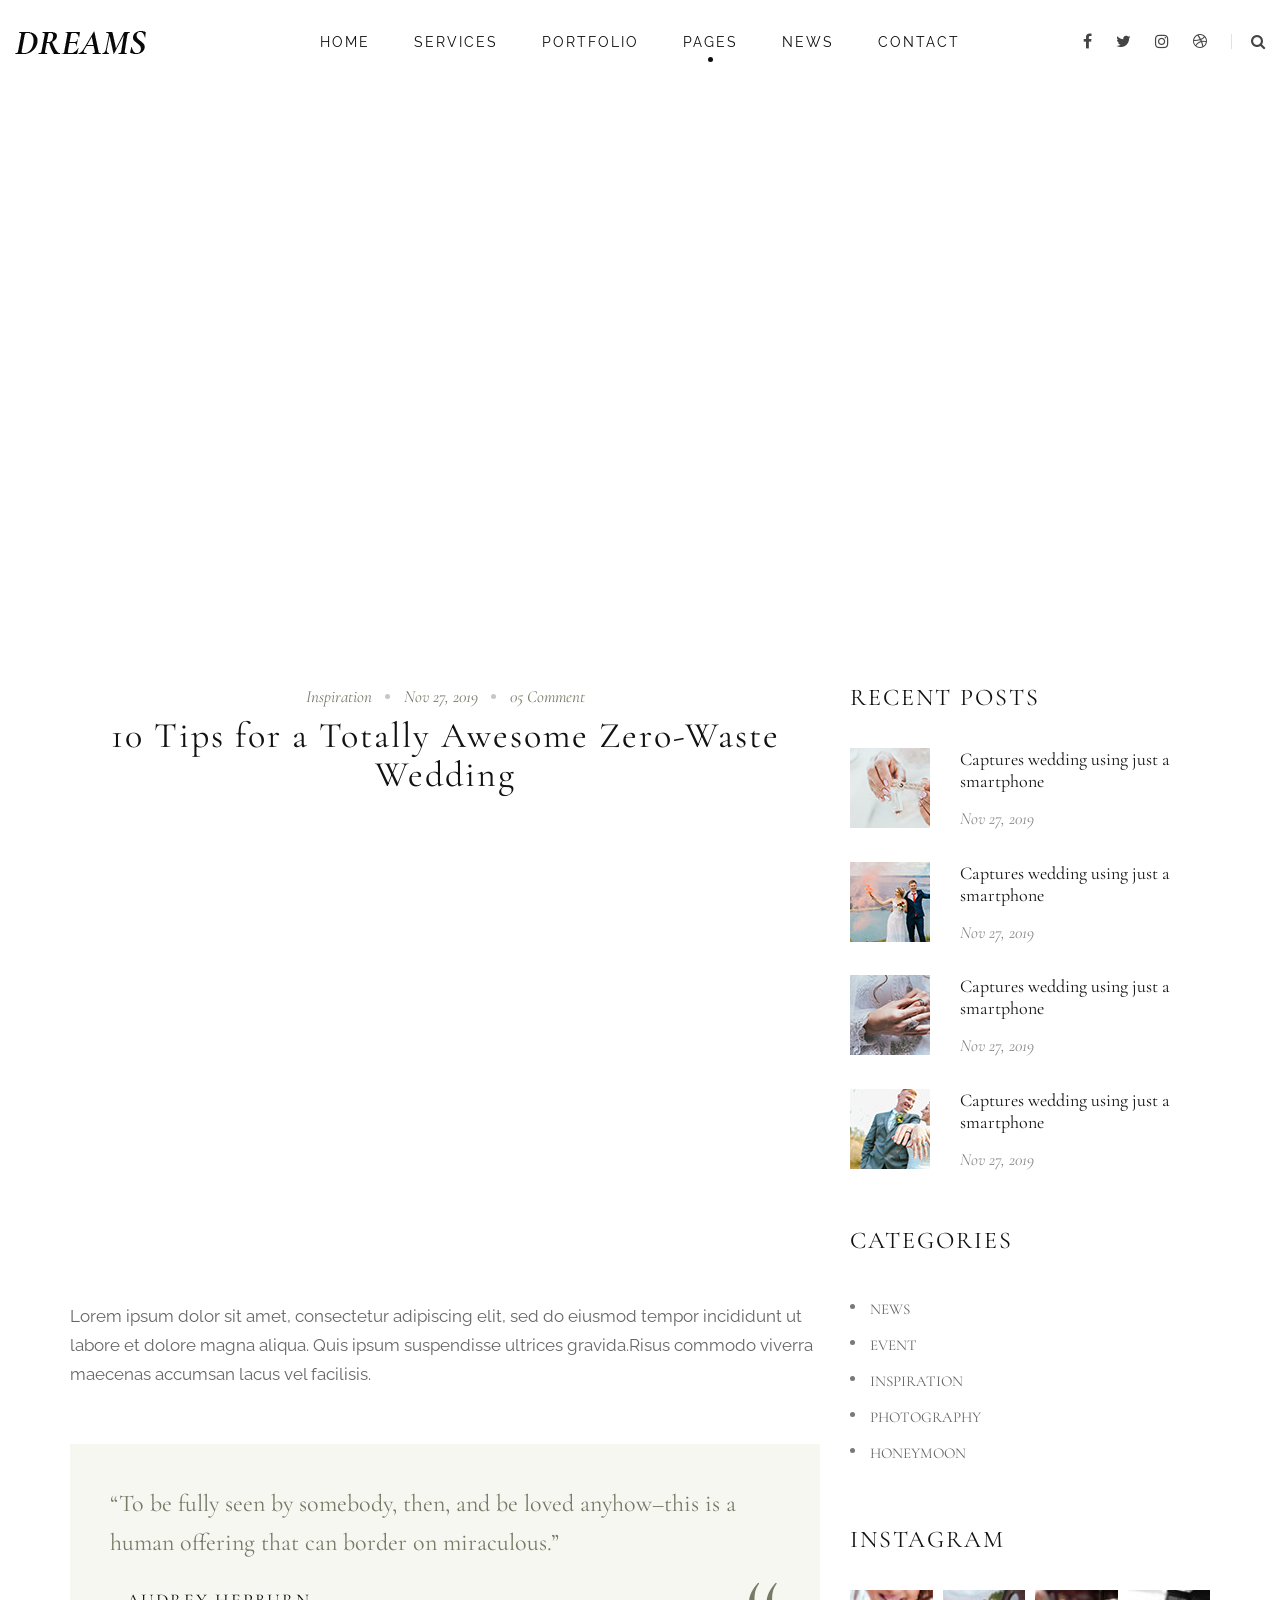
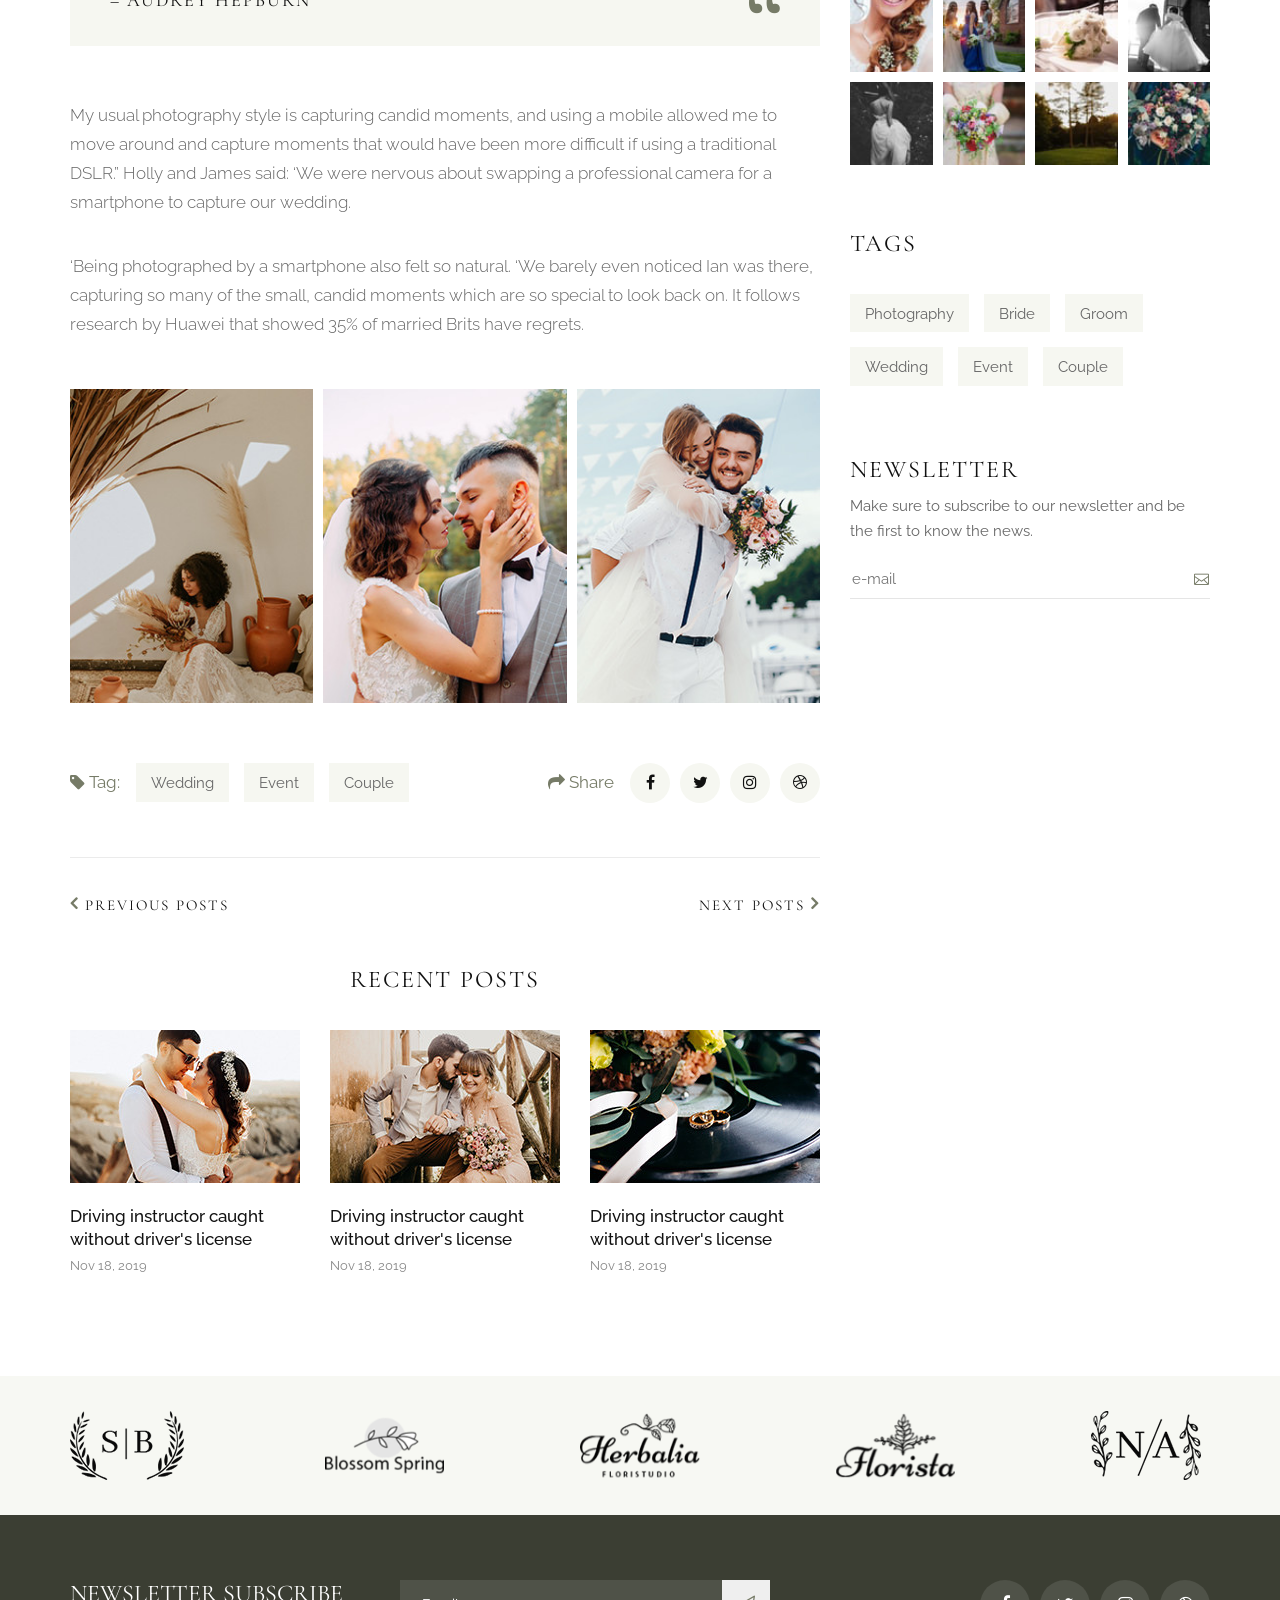
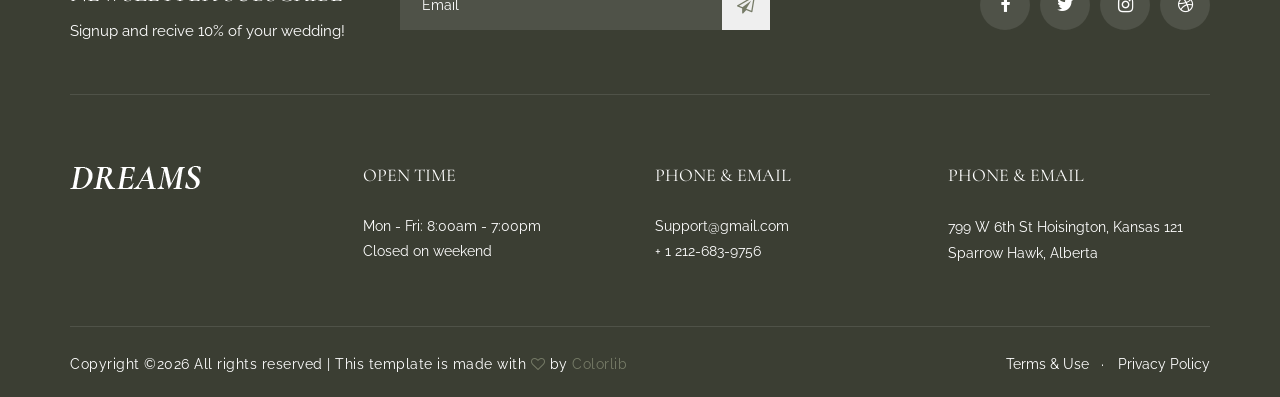
<file: blog-details.html>
<!DOCTYPE html>
<html lang="zxx">

<head>
    <meta charset="UTF-8">
    <meta name="description" content="Dreams Template">
    <meta name="keywords" content="Dreams, unica, creative, html">
    <meta name="viewport" content="width=device-width, initial-scale=1.0">
    <meta http-equiv="X-UA-Compatible" content="ie=edge">
    <title>Dreams | Template</title>

    <!-- Google Font -->
    <link href="https://fonts.googleapis.com/css2?family=Raleway:wght@300;400;500;600;700;800;900&display=swap"
    rel="stylesheet">
    <link href="https://fonts.googleapis.com/css2?family=Cormorant+Garamond:wght@400;500;600;700&display=swap"
    rel="stylesheet">

    <!-- Css Styles -->
    <link rel="stylesheet" href="css/bootstrap.min.css" type="text/css">
    <link rel="stylesheet" href="css/font-awesome.min.css" type="text/css">
    <link rel="stylesheet" href="css/elegant-icons.css" type="text/css">
    <link rel="stylesheet" href="css/owl.carousel.min.css" type="text/css">
    <link rel="stylesheet" href="css/nice-select.css" type="text/css">
    <link rel="stylesheet" href="css/magnific-popup.css" type="text/css">
    <link rel="stylesheet" href="css/slicknav.min.css" type="text/css">
    <link rel="stylesheet" href="css/style.css" type="text/css">
</head>

<body>
    <!-- Page Preloder -->
    <div id="preloder">
        <div class="loader"></div>
    </div>

    <!-- Header Section Begin -->
    <header class="header header--normal">
        <div class="container-fluid">
            <div class="row">
                <div class="col-lg-2 col-md-2">
                    <div class="header__logo">
                        <a href="#"><img src="img/logo.png" alt=""></a>
                    </div>
                </div>
                <div class="col-lg-8 col-md-9">
                    <nav class="header__menu mobile-menu">
                        <ul>
                            <li><a href="./index.html">Home</a></li>
                            <li><a href="./services.html">Services</a></li>
                            <li><a href="./portfolio.html">Portfolio</a></li>
                            <li class="active"><a href="#">Pages</a>
                                <ul class="dropdown">
                                    <li><a href="./about.html">About</a></li>
                                    <li><a href="./team.html">Team</a></li>
                                    <li><a href="./blog-details.html">Blog Details</a></li>
                                </ul>
                            </li>
                            <li><a href="./blog.html">News</a></li>
                            <li><a href="./contact.html">Contact</a></li>
                        </ul>
                    </nav>
                </div>
                <div class="col-lg-2 col-md-1">
                    <div class="header__right">
                        <div class="header__right__social">
                            <a href="#"><i class="fa fa-facebook"></i></a>
                            <a href="#"><i class="fa fa-twitter"></i></a>
                            <a href="#"><i class="fa fa-instagram"></i></a>
                            <a href="#"><i class="fa fa-dribbble"></i></a>
                        </div>
                        <div class="header__right__search">
                            <a href="#" class="search-switch"><i class="fa fa-search"></i></a>
                        </div>
                    </div>
                </div>
            </div>
            <div id="mobile-menu-wrap"></div>
        </div>
    </header>
    <!-- Header End -->

    <!-- Breadcrumb Begin -->
    <div class="breadcrumb-option set-bg" data-setbg="img/breadcrumb-bg.jpg">
        <div class="container-fluid">
            <div class="row">
                <div class="col-lg-12">
                    <div class="breadcrumb__text">
                        <h2>Blog Details</h2>
                    </div>
                </div>
            </div>
        </div>
    </div>
    <!-- Breadcrumb End -->

    <!-- Blog Details Section Begin -->
    <section class="blog-details spad">
        <div class="container">
            <div class="row">
                <div class="col-lg-8 col-md-8">
                    <div class="blog__details__content">
                        <div class="blog__item">
                            <div class="blog__item__title">
                                <ul>
                                    <li>Inspiration</li>
                                    <li>Nov 27, 2019</li>
                                    <li>05 Comment</li>
                                </ul>
                                <h2>10 Tips for a Totally Awesome Zero-Waste Wedding</h2>
                            </div>
                            <div class="blog__item__pic set-bg" data-setbg="img/blog/blog-1.jpg"></div>
                            <div class="blog__item__text">
                                <p>Lorem ipsum dolor sit amet, consectetur adipiscing elit, sed do eiusmod tempor
                                    incididunt ut labore et dolore magna aliqua. Quis ipsum suspendisse ultrices
                                gravida.Risus commodo viverra maecenas accumsan lacus vel facilisis. </p>
                            </div>
                        </div>
                        <div class="blog__quote">
                            <p>“To be fully seen by somebody, then, and be loved anyhow–this is a human offering that
                            can border on miraculous.”</p>
                            <h5>– Audrey Hepburn</h5>
                            <span>“</span>
                        </div>
                        <div class="blog__details__text">
                            <p>My usual photography style is capturing candid moments, and using a mobile allowed me to
                                move around and capture moments that would have been more difficult if using a
                                traditional DSLR.” Holly and James said: ‘We were nervous about swapping a professional
                            camera for a smartphone to capture our wedding.</p>
                            <p>‘Being photographed by a smartphone also felt so natural. ‘We barely even noticed Ian was
                                there, capturing so many of the small, candid moments which are so special to look back
                            on. It follows research by Huawei that showed 35% of married Brits have regrets.</p>
                        </div>
                        <div class="blog__details__pic">
                            <img src="img/blog/details/bd-1.jpg" alt="">
                            <img src="img/blog/details/bd-2.jpg" alt="">
                            <img src="img/blog/details/bd-3.jpg" alt="">
                        </div>
                        <div class="blog__details__widget">
                            <div class="row">
                                <div class="col-lg-6">
                                    <div class="blog__details__tags">
                                        <span><i class="fa fa-tag"></i> Tag:</span>
                                        <a href="#">Wedding</a>
                                        <a href="#">Event</a>
                                        <a href="#">Couple</a>
                                    </div>
                                </div>
                                <div class="col-lg-6">
                                    <div class="blog__details__social">
                                        <span><i class="fa fa-share"></i> Share</span>
                                        <a href="#"><i class="fa fa-facebook"></i></a>
                                        <a href="#"><i class="fa fa-twitter"></i></a>
                                        <a href="#"><i class="fa fa-instagram"></i></a>
                                        <a href="#"><i class="fa fa-dribbble"></i></a>
                                    </div>
                                </div>
                            </div>
                        </div>
                        <div class="blog__details__btns">
                            <div class="row">
                                <div class="col-lg-6 col-md-6 col-sm-6">
                                    <a href="#" class="blog__details__btns__item">
                                        <i class="fa fa-angle-left"></i>
                                        Previous posts
                                    </a>
                                </div>
                                <div class="col-lg-6 col-md-6 col-sm-6">
                                    <a href="#" class="blog__details__btns__item blog__details__btns__item--next">
                                        Next posts
                                        <i class="fa fa-angle-right"></i>
                                    </a>
                                </div>
                            </div>
                        </div>
                        <div class="blog__details__recent">
                            <h4>Recent posts</h4>
                            <div class="row">
                                <div class="col-lg-4 col-md-6 col-sm-6">
                                    <div class="blog__details__recent__item">
                                        <img src="img/blog/details/rp-1.jpg" alt="">
                                        <h5><a href="#">Driving instructor caught without driver's license </a></h5>
                                        <span>Nov 18, 2019</span>
                                    </div>
                                </div>
                                <div class="col-lg-4 col-md-6 col-sm-6">
                                    <div class="blog__details__recent__item">
                                        <img src="img/blog/details/rp-2.jpg" alt="">
                                        <h5><a href="#">Driving instructor caught without driver's license </a></h5>
                                        <span>Nov 18, 2019</span>
                                    </div>
                                </div>
                                <div class="col-lg-4 col-md-6 col-sm-6">
                                    <div class="blog__details__recent__item">
                                        <img src="img/blog/details/rp-3.jpg" alt="">
                                        <h5><a href="#">Driving instructor caught without driver's license </a></h5>
                                        <span>Nov 18, 2019</span>
                                    </div>
                                </div>
                            </div>
                        </div>
                    </div>
                </div>
                <div class="col-lg-4 col-md-4">
                    <div class="blog__sidebar">
                        <div class="blog__sidebar__item">
                            <h4>Recent posts</h4>
                            <a href="#" class="blog__sidebar__recent__item">
                                <div class="blog__sidebar__recent__item__pic">
                                    <img src="img/blog/sidebar/br-1.jpg" alt="">
                                </div>
                                <div class="blog__sidebar__recent__item__text">
                                    <h5>Captures wedding using just a smartphone</h5>
                                    <span>Nov 27, 2019</span>
                                </div>
                            </a>
                            <a href="#" class="blog__sidebar__recent__item">
                                <div class="blog__sidebar__recent__item__pic">
                                    <img src="img/blog/sidebar/br-2.jpg" alt="">
                                </div>
                                <div class="blog__sidebar__recent__item__text">
                                    <h5>Captures wedding using just a smartphone</h5>
                                    <span>Nov 27, 2019</span>
                                </div>
                            </a>
                            <a href="#" class="blog__sidebar__recent__item">
                                <div class="blog__sidebar__recent__item__pic">
                                    <img src="img/blog/sidebar/br-3.jpg" alt="">
                                </div>
                                <div class="blog__sidebar__recent__item__text">
                                    <h5>Captures wedding using just a smartphone</h5>
                                    <span>Nov 27, 2019</span>
                                </div>
                            </a>
                            <a href="#" class="blog__sidebar__recent__item">
                                <div class="blog__sidebar__recent__item__pic">
                                    <img src="img/blog/sidebar/br-4.jpg" alt="">
                                </div>
                                <div class="blog__sidebar__recent__item__text">
                                    <h5>Captures wedding using just a smartphone</h5>
                                    <span>Nov 27, 2019</span>
                                </div>
                            </a>
                        </div>
                        <div class="blog__sidebar__item">
                            <h4>Categories</h4>
                            <ul>
                                <li><a href="#">News</a></li>
                                <li><a href="#">Event</a></li>
                                <li><a href="#">Inspiration</a></li>
                                <li><a href="#">Photography</a></li>
                                <li><a href="#">Honeymoon</a></li>
                            </ul>
                        </div>
                        <div class="blog__sidebar__item">
                            <h4>instagram</h4>
                            <div class="blog__sidebar__instagram">
                                <img src="img/blog/sidebar/bi-1.jpg" alt="">
                                <img src="img/blog/sidebar/bi-2.jpg" alt="">
                                <img src="img/blog/sidebar/bi-3.jpg" alt="">
                                <img src="img/blog/sidebar/bi-4.jpg" alt="">
                                <img src="img/blog/sidebar/bi-5.jpg" alt="">
                                <img src="img/blog/sidebar/bi-6.jpg" alt="">
                                <img src="img/blog/sidebar/bi-7.jpg" alt="">
                                <img src="img/blog/sidebar/bi-8.jpg" alt="">
                            </div>
                        </div>
                        <div class="blog__sidebar__item">
                            <h4>Tags</h4>
                            <div class="blog__sidebar__tags">
                                <a href="#">Photography</a>
                                <a href="#">Bride</a>
                                <a href="#">Groom</a>
                                <a href="#">Wedding</a>
                                <a href="#">Event</a>
                                <a href="#">Couple</a>
                            </div>
                        </div>
                        <div class="blog__sidebar__item blog__sidebar__item__newslatter">
                            <h4>NEWSLETTER</h4>
                            <p>Make sure to subscribe to our newsletter and be the first to know the news.</p>
                            <form action="#">
                                <input type="text" placeholder="e-mail">
                                <button type="submit" class="icon_mail_alt"></button>
                            </form>
                        </div>
                    </div>
                </div>
            </div>
        </div>
    </section>
    <!-- Blog Details Section End -->

    <!-- Logo Begin -->
    <div class="logo">
        <div class="container">
            <div class="row">
                <div class="col-lg-12">
                    <div class="logo__carousel owl-carousel">
                        <div class="logo__item">
                            <a href="#"><img src="img/logo-carousel/lc-1.png" alt=""></a>
                        </div>
                        <div class="logo__item">
                            <a href="#"><img src="img/logo-carousel/lc-2.png" alt=""></a>
                        </div>
                        <div class="logo__item">
                            <a href="#"><img src="img/logo-carousel/lc-3.png" alt=""></a>
                        </div>
                        <div class="logo__item">
                            <a href="#"><img src="img/logo-carousel/lc-4.png" alt=""></a>
                        </div>
                        <div class="logo__item">
                            <a href="#"><img src="img/logo-carousel/lc-5.png" alt=""></a>
                        </div>
                    </div>
                </div>
            </div>
        </div>
    </div>
    <!-- Logo End -->

    <!-- Footer Section Begin -->
    <footer class="footer">
        <div class="container">
            <div class="footer__top">
                <div class="row">
                    <div class="col-lg-8 col-md-6">
                        <div class="footer___subscribe">
                            <div class="footer__subscribe__text">
                                <h4>Newsletter Subscribe</h4>
                                <p>Signup and recive 10% of your wedding!</p>
                            </div>
                            <div class="footer__subscribe__form">
                                <form action="#">
                                    <input type="text" placeholder="Email">
                                    <button type="submit"><i class="fa fa-send-o"></i></button>
                                </form>
                            </div>
                        </div>
                    </div>
                    <div class="col-lg-4 col-md-6">
                        <div class="footer__social">
                            <a href="#"><i class="fa fa-facebook"></i></a>
                            <a href="#"><i class="fa fa-twitter"></i></a>
                            <a href="#"><i class="fa fa-instagram"></i></a>
                            <a href="#"><i class="fa fa-dribbble"></i></a>
                        </div>
                    </div>
                </div>
            </div>
            <div class="row">
                <div class="col-lg-3 col-md-3 col-sm-6">
                    <div class="footer__logo">
                        <a href="#"><img src="img/footer-logo.png" alt=""></a>
                    </div>
                </div>
                <div class="col-lg-3 col-md-3 col-sm-6">
                    <div class="footer__widget">
                        <h5>open time</h5>
                        <ul>
                            <li>Mon - Fri: 8:00am - 7:00pm</li>
                            <li>Closed on weekend</li>
                        </ul>
                    </div>
                </div>
                <div class="col-lg-3 col-md-3 col-sm-6">
                    <div class="footer__widget">
                        <h5>Phone & email</h5>
                        <ul>
                            <li>Support@gmail.com</li>
                            <li>+ 1 212-683-9756</li>
                        </ul>
                    </div>
                </div>
                <div class="col-lg-3 col-md-3 col-sm-6">
                    <div class="footer__widget">
                        <h5>Phone & email</h5>
                        <p>799 W 6th St Hoisington, Kansas 121 Sparrow Hawk, Alberta</p>
                    </div>
                </div>
            </div>
            <div class="footer__copyright">
                <div class="row">
                    <div class="col-lg-7 col-md-7">
                        <!-- Link back to Colorlib can't be removed. Template is licensed under CC BY 3.0. -->
                        <p class="footer__copyright__text">Copyright &copy;<script>
                            document.write(new Date().getFullYear());
                        </script> All rights reserved | This template is made with <i class="fa fa-heart-o"
                        aria-hidden="true"></i> by <a href="https://colorlib.com" target="_blank">Colorlib</a>
                    </p>
                    <!-- Link back to Colorlib can't be removed. Template is licensed under CC BY 3.0. -->
                </div>
                <div class="col-lg-5 col-md-5">
                    <ul class="footer__copyright__widget">
                        <li><a href="#">Terms & Use</a></li>
                        <li><a href="#">Privacy Policy</a></li>
                    </ul>
                </div>
            </div>
        </div>
    </div>
</footer>
<!-- Footer Section End -->

<!-- Search model Begin -->
<div class="search-model">
    <div class="h-100 d-flex align-items-center justify-content-center">
        <div class="search-close-switch"><i class="icon_close"></i></div>
        <form class="search-model-form">
            <input type="text" id="search-input" placeholder="Search here.....">
        </form>
    </div>
</div>
<!-- Search model end -->

<!-- Js Plugins -->
<script src="js/jquery-3.3.1.min.js"></script>
<script src="js/bootstrap.min.js"></script>
<script src="js/jquery.magnific-popup.min.js"></script>
<script src="js/mixitup.min.js"></script>
<script src="js/jquery.nice-select.min.js"></script>
<script src="js/isotope.pkgd.min.js"></script>
<script src="js/masonry.pkgd.min.js"></script>
<script src="js/jquery.slicknav.js"></script>
<script src="js/owl.carousel.min.js"></script>
<script src="js/main.js"></script>
</body>

</html>
</file>
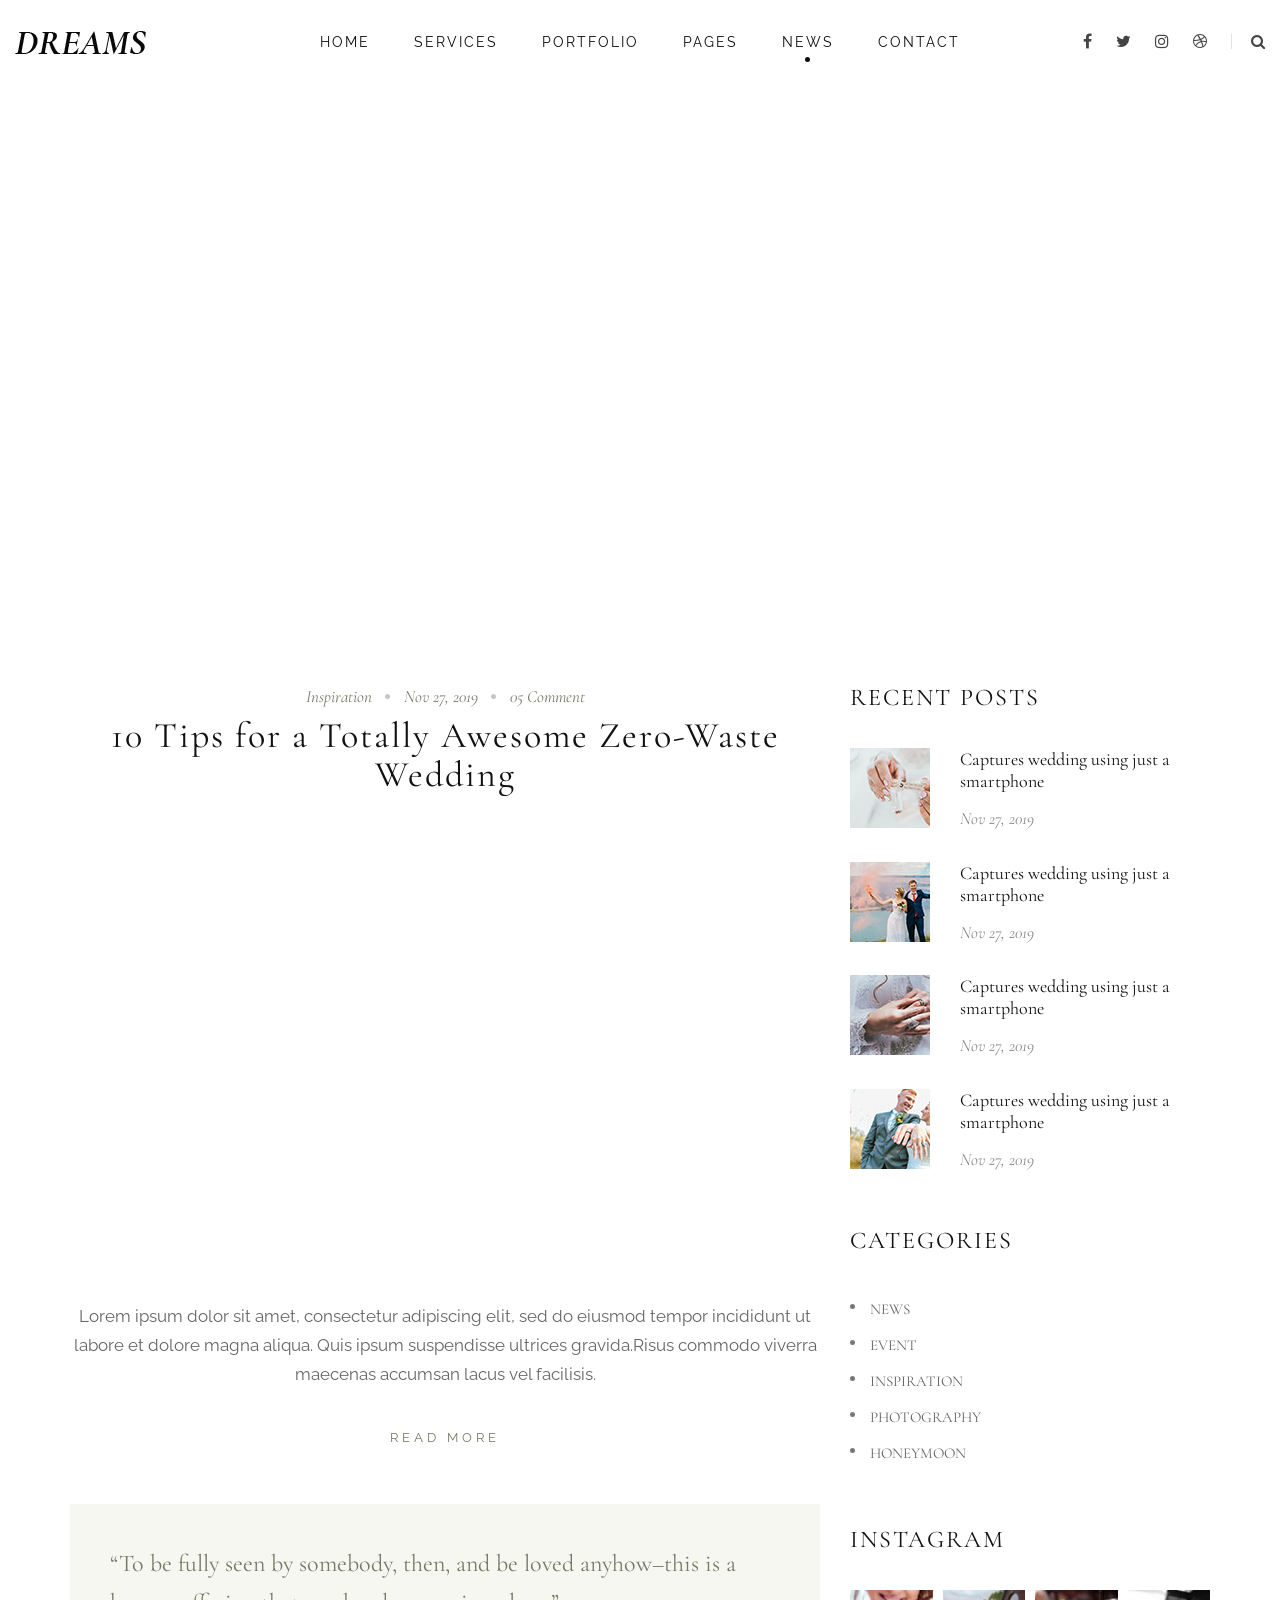
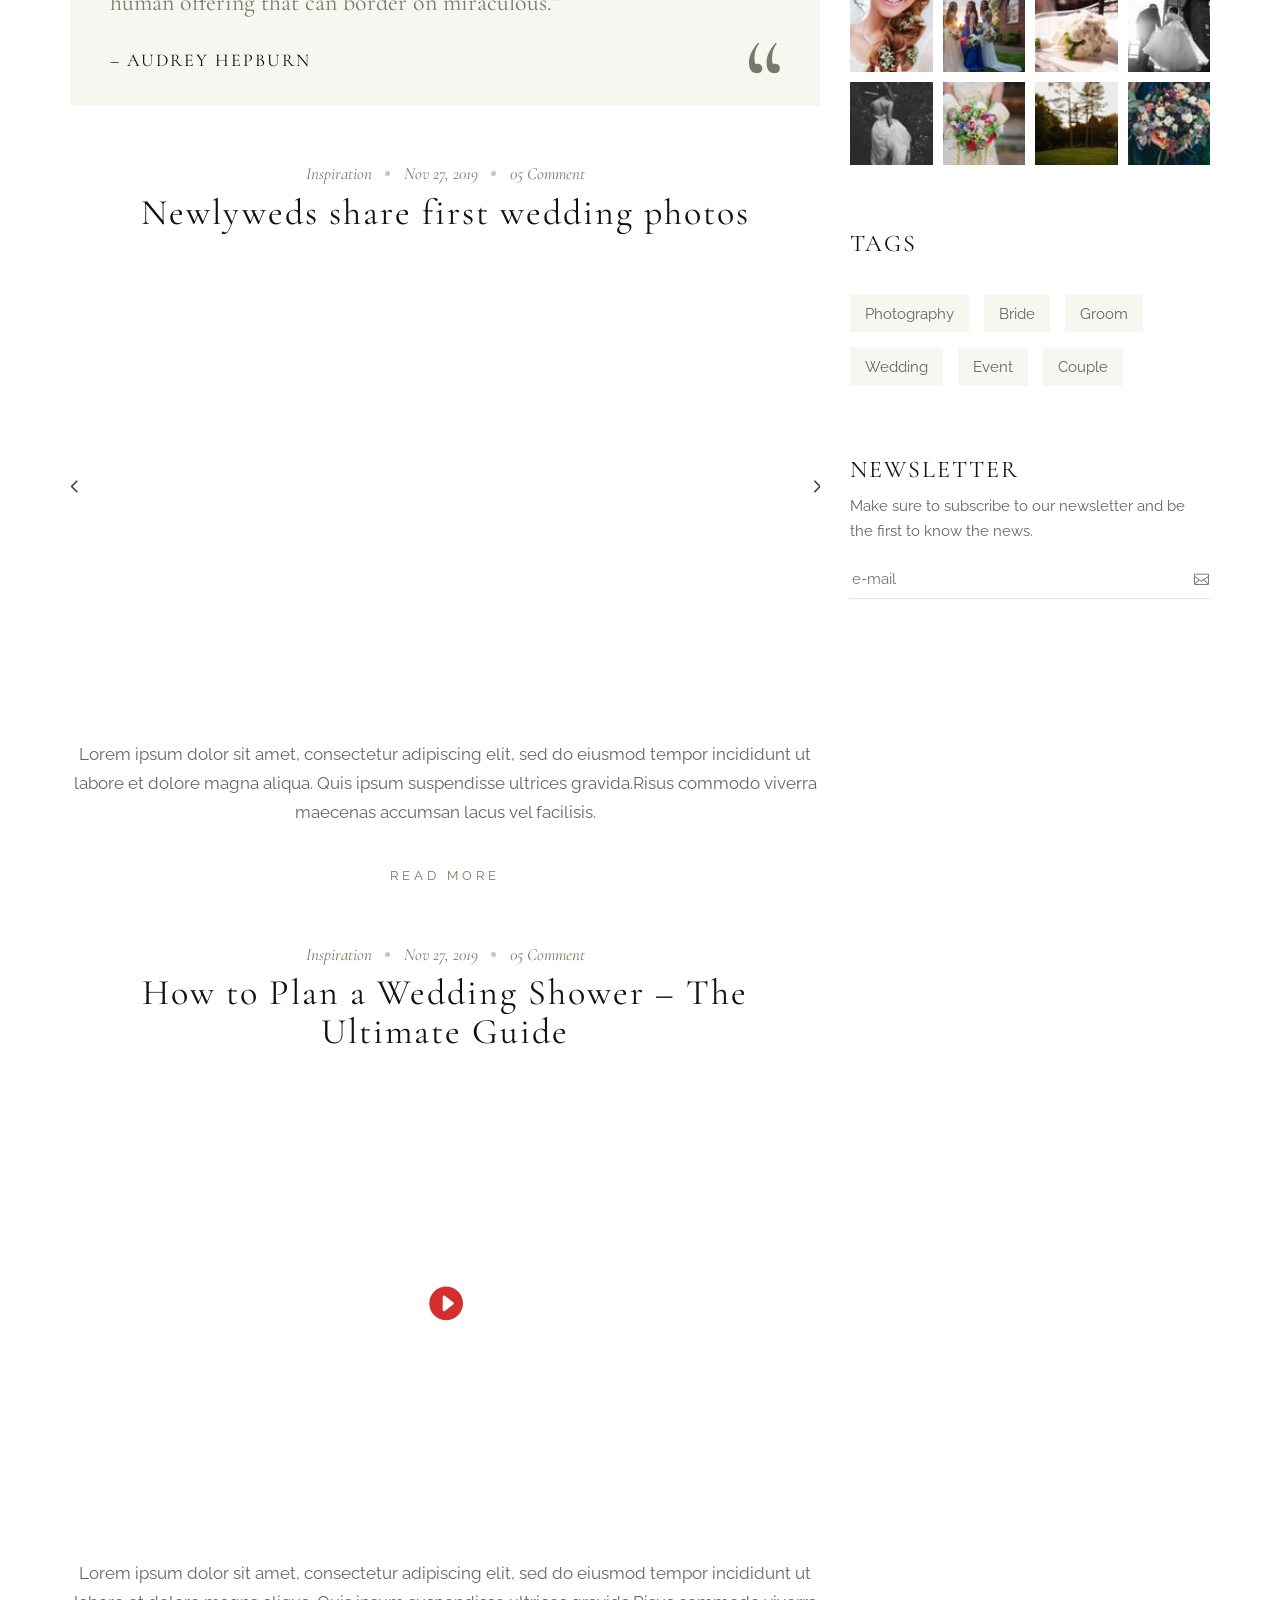
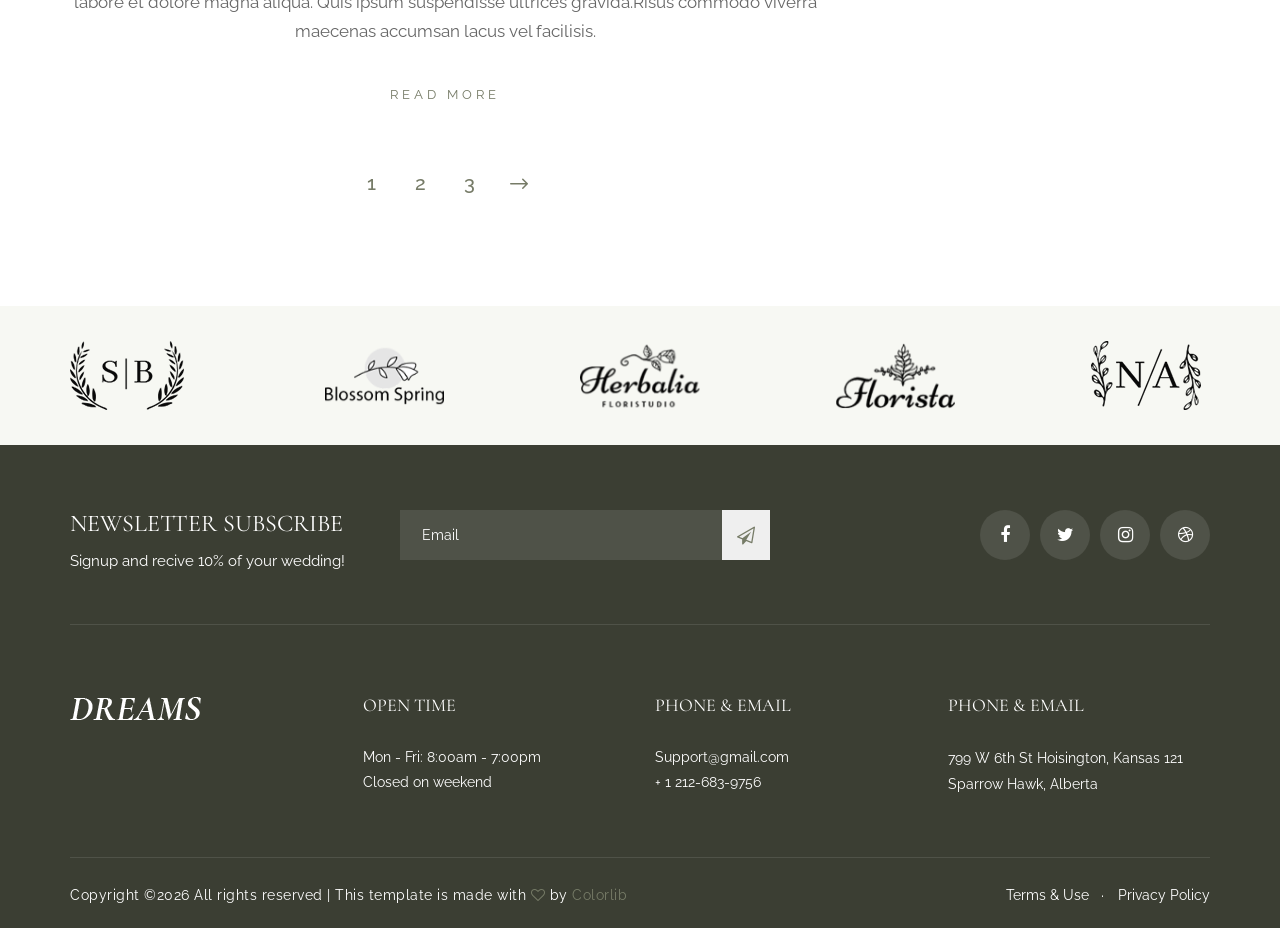
<file: blog.html>
<!DOCTYPE html>
<html lang="zxx">

<head>
    <meta charset="UTF-8">
    <meta name="description" content="Dreams Template">
    <meta name="keywords" content="Dreams, unica, creative, html">
    <meta name="viewport" content="width=device-width, initial-scale=1.0">
    <meta http-equiv="X-UA-Compatible" content="ie=edge">
    <title>Dreams | Template</title>

    <!-- Google Font -->
    <link href="https://fonts.googleapis.com/css2?family=Raleway:wght@300;400;500;600;700;800;900&display=swap"
    rel="stylesheet">
    <link href="https://fonts.googleapis.com/css2?family=Cormorant+Garamond:wght@400;500;600;700&display=swap"
    rel="stylesheet">

    <!-- Css Styles -->
    <link rel="stylesheet" href="css/bootstrap.min.css" type="text/css">
    <link rel="stylesheet" href="css/font-awesome.min.css" type="text/css">
    <link rel="stylesheet" href="css/elegant-icons.css" type="text/css">
    <link rel="stylesheet" href="css/owl.carousel.min.css" type="text/css">
    <link rel="stylesheet" href="css/nice-select.css" type="text/css">
    <link rel="stylesheet" href="css/magnific-popup.css" type="text/css">
    <link rel="stylesheet" href="css/slicknav.min.css" type="text/css">
    <link rel="stylesheet" href="css/style.css" type="text/css">
</head>

<body>
    <!-- Page Preloder -->
    <div id="preloder">
        <div class="loader"></div>
    </div>

    <!-- Header Section Begin -->
    <header class="header header--normal">
        <div class="container-fluid">
            <div class="row">
                <div class="col-lg-2 col-md-2">
                    <div class="header__logo">
                        <a href="#"><img src="img/logo.png" alt=""></a>
                    </div>
                </div>
                <div class="col-lg-8 col-md-9">
                    <nav class="header__menu mobile-menu">
                        <ul>
                            <li><a href="./index.html">Home</a></li>
                            <li><a href="./services.html">Services</a></li>
                            <li><a href="./portfolio.html">Portfolio</a></li>
                            <li><a href="#">Pages</a>
                                <ul class="dropdown">
                                    <li><a href="./about.html">About</a></li>
                                    <li><a href="./team.html">Team</a></li>
                                    <li><a href="./blog-details.html">Blog Details</a></li>
                                </ul>
                            </li>
                            <li class="active"><a href="./blog.html">News</a></li>
                            <li><a href="./contact.html">Contact</a></li>
                        </ul>
                    </nav>
                </div>
                <div class="col-lg-2 col-md-1">
                    <div class="header__right">
                        <div class="header__right__social">
                            <a href="#"><i class="fa fa-facebook"></i></a>
                            <a href="#"><i class="fa fa-twitter"></i></a>
                            <a href="#"><i class="fa fa-instagram"></i></a>
                            <a href="#"><i class="fa fa-dribbble"></i></a>
                        </div>
                        <div class="header__right__search">
                            <a href="#" class="search-switch"><i class="fa fa-search"></i></a>
                        </div>
                    </div>
                </div>
            </div>
            <div id="mobile-menu-wrap"></div>
        </div>
    </header>
    <!-- Header End -->

    <!-- Breadcrumb Begin -->
    <div class="breadcrumb-option set-bg" data-setbg="img/breadcrumb-bg.jpg">
        <div class="container-fluid">
            <div class="row">
                <div class="col-lg-12">
                    <div class="breadcrumb__text">
                        <h2>Blog</h2>
                    </div>
                </div>
            </div>
        </div>
    </div>
    <!-- Breadcrumb End -->

    <!-- Blog Section Begin -->
    <section class="blog spad">
        <div class="container">
            <div class="row">
                <div class="col-lg-8 col-md-8">
                    <div class="blog__item">
                        <div class="blog__item__title">
                            <ul>
                                <li>Inspiration</li>
                                <li>Nov 27, 2019</li>
                                <li>05 Comment</li>
                            </ul>
                            <h2>10 Tips for a Totally Awesome Zero-Waste Wedding</h2>
                        </div>
                        <div class="blog__item__pic set-bg" data-setbg="img/blog/blog-1.jpg"></div>
                        <div class="blog__item__text">
                            <p>Lorem ipsum dolor sit amet, consectetur adipiscing elit, sed do eiusmod tempor incididunt
                                ut labore et dolore magna aliqua. Quis ipsum suspendisse ultrices gravida.Risus commodo
                            viverra maecenas accumsan lacus vel facilisis. </p>
                            <a href="#">READ MORE</a>
                        </div>
                    </div>
                    <div class="blog__quote">
                        <p>“To be fully seen by somebody, then, and be loved anyhow–this is a human offering that can
                        border on miraculous.”</p>
                        <h5>– Audrey Hepburn</h5>
                        <span>“</span>
                    </div>
                    <div class="blog__item">
                        <div class="blog__item__title">
                            <ul>
                                <li>Inspiration</li>
                                <li>Nov 27, 2019</li>
                                <li>05 Comment</li>
                            </ul>
                            <h2>Newlyweds share first wedding photos</h2>
                        </div>
                        <div class="blog__item__pic__slider owl-carousel">
                            <div class="blog__item__pic set-bg" data-setbg="img/blog/blog-2.jpg"></div>
                            <div class="blog__item__pic set-bg" data-setbg="img/blog/blog-1.jpg"></div>
                            <div class="blog__item__pic set-bg" data-setbg="img/blog/blog-3.jpg"></div>
                        </div>
                        <div class="blog__item__text">
                            <p>Lorem ipsum dolor sit amet, consectetur adipiscing elit, sed do eiusmod tempor incididunt
                                ut labore et dolore magna aliqua. Quis ipsum suspendisse ultrices gravida.Risus commodo
                            viverra maecenas accumsan lacus vel facilisis. </p>
                            <a href="#">READ MORE</a>
                        </div>
                    </div>
                    <div class="blog__item">
                        <div class="blog__item__title">
                            <ul>
                                <li>Inspiration</li>
                                <li>Nov 27, 2019</li>
                                <li>05 Comment</li>
                            </ul>
                            <h2>How to Plan a Wedding Shower – The Ultimate Guide</h2>
                        </div>
                        <div class="blog__item__pic set-bg" data-setbg="img/blog/blog-3.jpg">
                            <a href="https://www.youtube.com/watch?v=-j0dlcfekqw" class="play-btn video-popup"><span
                                class="arrow_triangle-right_alt"></span></a>
                            </div>
                            <div class="blog__item__text">
                                <p>Lorem ipsum dolor sit amet, consectetur adipiscing elit, sed do eiusmod tempor incididunt
                                    ut labore et dolore magna aliqua. Quis ipsum suspendisse ultrices gravida.Risus commodo
                                viverra maecenas accumsan lacus vel facilisis. </p>
                                <a href="#">READ MORE</a>
                            </div>
                        </div>
                        <div class="pagination__option">
                            <a href="#">1</a>
                            <a href="#">2</a>
                            <a href="#">3</a>
                            <a href="#"><span class="arrow_right"></span></a>
                        </div>
                    </div>
                    <div class="col-lg-4 col-md-4">
                        <div class="blog__sidebar">
                            <div class="blog__sidebar__item">
                                <h4>Recent posts</h4>
                                <a href="#" class="blog__sidebar__recent__item">
                                    <div class="blog__sidebar__recent__item__pic">
                                        <img src="img/blog/sidebar/br-1.jpg" alt="">
                                    </div>
                                    <div class="blog__sidebar__recent__item__text">
                                        <h5>Captures wedding using just a smartphone</h5>
                                        <span>Nov 27, 2019</span>
                                    </div>
                                </a>
                                <a href="#" class="blog__sidebar__recent__item">
                                    <div class="blog__sidebar__recent__item__pic">
                                        <img src="img/blog/sidebar/br-2.jpg" alt="">
                                    </div>
                                    <div class="blog__sidebar__recent__item__text">
                                        <h5>Captures wedding using just a smartphone</h5>
                                        <span>Nov 27, 2019</span>
                                    </div>
                                </a>
                                <a href="#" class="blog__sidebar__recent__item">
                                    <div class="blog__sidebar__recent__item__pic">
                                        <img src="img/blog/sidebar/br-3.jpg" alt="">
                                    </div>
                                    <div class="blog__sidebar__recent__item__text">
                                        <h5>Captures wedding using just a smartphone</h5>
                                        <span>Nov 27, 2019</span>
                                    </div>
                                </a>
                                <a href="#" class="blog__sidebar__recent__item">
                                    <div class="blog__sidebar__recent__item__pic">
                                        <img src="img/blog/sidebar/br-4.jpg" alt="">
                                    </div>
                                    <div class="blog__sidebar__recent__item__text">
                                        <h5>Captures wedding using just a smartphone</h5>
                                        <span>Nov 27, 2019</span>
                                    </div>
                                </a>
                            </div>
                            <div class="blog__sidebar__item">
                                <h4>Categories</h4>
                                <ul>
                                    <li><a href="#">News</a></li>
                                    <li><a href="#">Event</a></li>
                                    <li><a href="#">Inspiration</a></li>
                                    <li><a href="#">Photography</a></li>
                                    <li><a href="#">Honeymoon</a></li>
                                </ul>
                            </div>
                            <div class="blog__sidebar__item">
                                <h4>instagram</h4>
                                <div class="blog__sidebar__instagram">
                                    <img src="img/blog/sidebar/bi-1.jpg" alt="">
                                    <img src="img/blog/sidebar/bi-2.jpg" alt="">
                                    <img src="img/blog/sidebar/bi-3.jpg" alt="">
                                    <img src="img/blog/sidebar/bi-4.jpg" alt="">
                                    <img src="img/blog/sidebar/bi-5.jpg" alt="">
                                    <img src="img/blog/sidebar/bi-6.jpg" alt="">
                                    <img src="img/blog/sidebar/bi-7.jpg" alt="">
                                    <img src="img/blog/sidebar/bi-8.jpg" alt="">
                                </div>
                            </div>
                            <div class="blog__sidebar__item">
                                <h4>Tags</h4>
                                <div class="blog__sidebar__tags">
                                    <a href="#">Photography</a>
                                    <a href="#">Bride</a>
                                    <a href="#">Groom</a>
                                    <a href="#">Wedding</a>
                                    <a href="#">Event</a>
                                    <a href="#">Couple</a>
                                </div>
                            </div>
                            <div class="blog__sidebar__item blog__sidebar__item__newslatter">
                                <h4>NEWSLETTER</h4>
                                <p>Make sure to subscribe to our newsletter and be the first to know the news.</p>
                                <form action="#">
                                    <input type="text" placeholder="e-mail">
                                    <button type="submit" class="icon_mail_alt"></button>
                                </form>
                            </div>
                        </div>
                    </div>
                </div>
            </div>
        </section>
        <!-- Blog Section End -->

        <!-- Logo Begin -->
        <div class="logo">
            <div class="container">
                <div class="row">
                    <div class="col-lg-12">
                        <div class="logo__carousel owl-carousel">
                            <div class="logo__item">
                                <a href="#"><img src="img/logo-carousel/lc-1.png" alt=""></a>
                            </div>
                            <div class="logo__item">
                                <a href="#"><img src="img/logo-carousel/lc-2.png" alt=""></a>
                            </div>
                            <div class="logo__item">
                                <a href="#"><img src="img/logo-carousel/lc-3.png" alt=""></a>
                            </div>
                            <div class="logo__item">
                                <a href="#"><img src="img/logo-carousel/lc-4.png" alt=""></a>
                            </div>
                            <div class="logo__item">
                                <a href="#"><img src="img/logo-carousel/lc-5.png" alt=""></a>
                            </div>
                        </div>
                    </div>
                </div>
            </div>
        </div>
        <!-- Logo End -->

        <!-- Footer Section Begin -->
        <footer class="footer">
            <div class="container">
                <div class="footer__top">
                    <div class="row">
                        <div class="col-lg-8 col-md-6">
                            <div class="footer___subscribe">
                                <div class="footer__subscribe__text">
                                    <h4>Newsletter Subscribe</h4>
                                    <p>Signup and recive 10% of your wedding!</p>
                                </div>
                                <div class="footer__subscribe__form">
                                    <form action="#">
                                        <input type="text" placeholder="Email">
                                        <button type="submit"><i class="fa fa-send-o"></i></button>
                                    </form>
                                </div>
                            </div>
                        </div>
                        <div class="col-lg-4 col-md-6">
                            <div class="footer__social">
                                <a href="#"><i class="fa fa-facebook"></i></a>
                                <a href="#"><i class="fa fa-twitter"></i></a>
                                <a href="#"><i class="fa fa-instagram"></i></a>
                                <a href="#"><i class="fa fa-dribbble"></i></a>
                            </div>
                        </div>
                    </div>
                </div>
                <div class="row">
                    <div class="col-lg-3 col-md-3 col-sm-6">
                        <div class="footer__logo">
                            <a href="#"><img src="img/footer-logo.png" alt=""></a>
                        </div>
                    </div>
                    <div class="col-lg-3 col-md-3 col-sm-6">
                        <div class="footer__widget">
                            <h5>open time</h5>
                            <ul>
                                <li>Mon - Fri: 8:00am - 7:00pm</li>
                                <li>Closed on weekend</li>
                            </ul>
                        </div>
                    </div>
                    <div class="col-lg-3 col-md-3 col-sm-6">
                        <div class="footer__widget">
                            <h5>Phone & email</h5>
                            <ul>
                                <li>Support@gmail.com</li>
                                <li>+ 1 212-683-9756</li>
                            </ul>
                        </div>
                    </div>
                    <div class="col-lg-3 col-md-3 col-sm-6">
                        <div class="footer__widget">
                            <h5>Phone & email</h5>
                            <p>799 W 6th St Hoisington, Kansas 121 Sparrow Hawk, Alberta</p>
                        </div>
                    </div>
                </div>
                <div class="footer__copyright">
                    <div class="row">
                        <div class="col-lg-7 col-md-7">
                            <!-- Link back to Colorlib can't be removed. Template is licensed under CC BY 3.0. -->
                            <p class="footer__copyright__text">Copyright &copy;<script>
                                document.write(new Date().getFullYear());
                            </script> All rights reserved | This template is made with <i class="fa fa-heart-o"
                            aria-hidden="true"></i> by <a href="https://colorlib.com" target="_blank">Colorlib</a>
                        </p>
                        <!-- Link back to Colorlib can't be removed. Template is licensed under CC BY 3.0. -->
                    </div>
                    <div class="col-lg-5 col-md-5">
                        <ul class="footer__copyright__widget">
                            <li><a href="#">Terms & Use</a></li>
                            <li><a href="#">Privacy Policy</a></li>
                        </ul>
                    </div>
                </div>
            </div>
        </div>
    </footer>
    <!-- Footer Section End -->

    <!-- Search model Begin -->
    <div class="search-model">
        <div class="h-100 d-flex align-items-center justify-content-center">
            <div class="search-close-switch"><i class="icon_close"></i></div>
            <form class="search-model-form">
                <input type="text" id="search-input" placeholder="Search here.....">
            </form>
        </div>
    </div>
    <!-- Search model end -->

    <!-- Js Plugins -->
    <script src="js/jquery-3.3.1.min.js"></script>
    <script src="js/bootstrap.min.js"></script>
    <script src="js/jquery.magnific-popup.min.js"></script>
    <script src="js/mixitup.min.js"></script>
    <script src="js/jquery.nice-select.min.js"></script>
    <script src="js/isotope.pkgd.min.js"></script>
    <script src="js/masonry.pkgd.min.js"></script>
    <script src="js/jquery.slicknav.js"></script>
    <script src="js/owl.carousel.min.js"></script>
    <script src="js/main.js"></script>
</body>

</html>
</file>
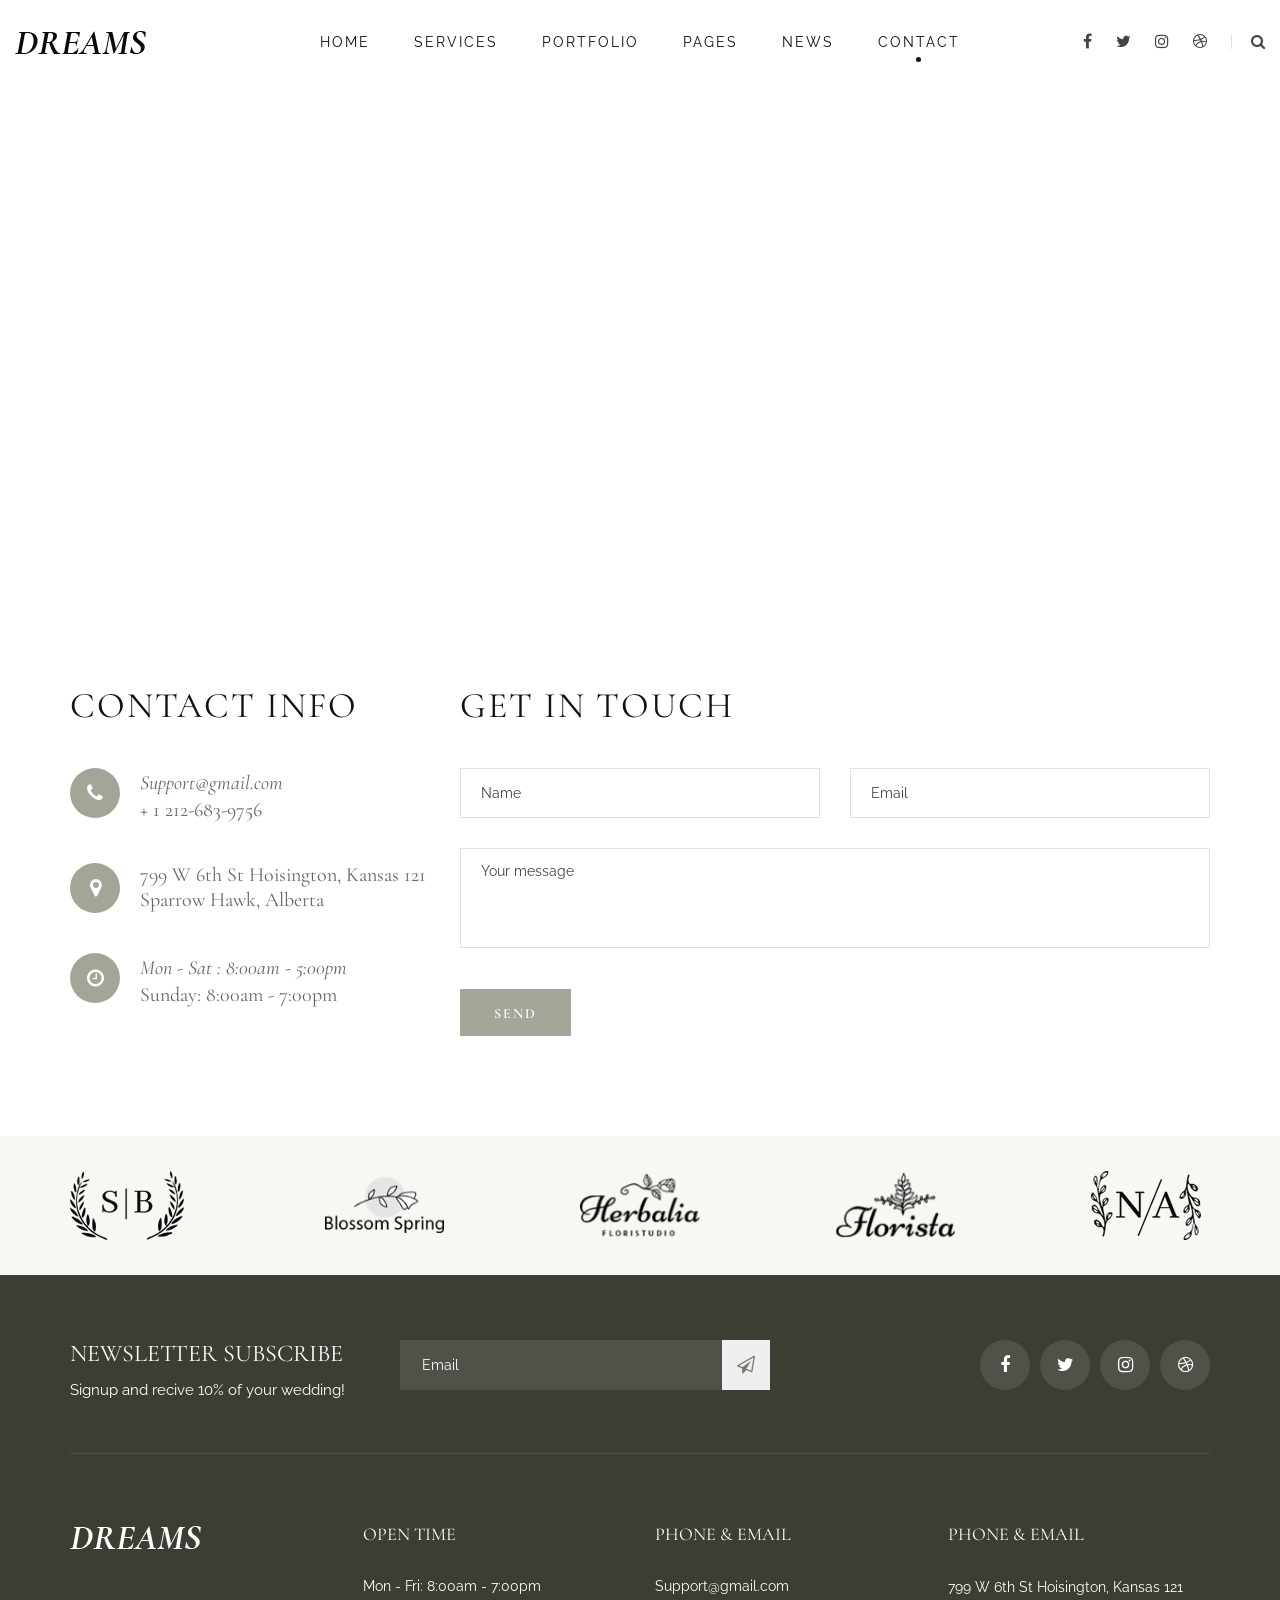
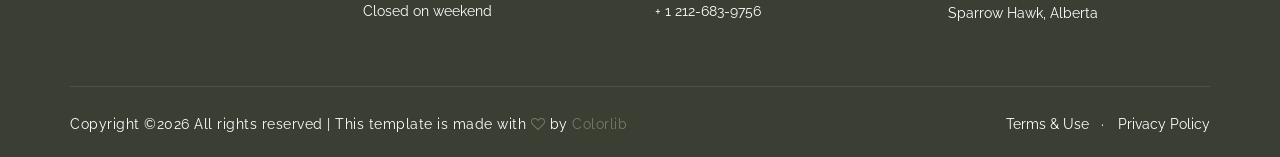
<file: contact.html>
<!DOCTYPE html>
<html lang="zxx">

<head>
    <meta charset="UTF-8">
    <meta name="description" content="Dreams Template">
    <meta name="keywords" content="Dreams, unica, creative, html">
    <meta name="viewport" content="width=device-width, initial-scale=1.0">
    <meta http-equiv="X-UA-Compatible" content="ie=edge">
    <title>Dreams | Template</title>

    <!-- Google Font -->
    <link href="https://fonts.googleapis.com/css2?family=Raleway:wght@300;400;500;600;700;800;900&display=swap"
    rel="stylesheet">
    <link href="https://fonts.googleapis.com/css2?family=Cormorant+Garamond:wght@400;500;600;700&display=swap"
    rel="stylesheet">

    <!-- Css Styles -->
    <link rel="stylesheet" href="css/bootstrap.min.css" type="text/css">
    <link rel="stylesheet" href="css/font-awesome.min.css" type="text/css">
    <link rel="stylesheet" href="css/elegant-icons.css" type="text/css">
    <link rel="stylesheet" href="css/owl.carousel.min.css" type="text/css">
    <link rel="stylesheet" href="css/nice-select.css" type="text/css">
    <link rel="stylesheet" href="css/magnific-popup.css" type="text/css">
    <link rel="stylesheet" href="css/slicknav.min.css" type="text/css">
    <link rel="stylesheet" href="css/style.css" type="text/css">
</head>

<body>
    <!-- Page Preloder -->
    <div id="preloder">
        <div class="loader"></div>
    </div>

    <!-- Header Section Begin -->
    <header class="header header--normal">
        <div class="container-fluid">
            <div class="row">
                <div class="col-lg-2 col-md-2">
                    <div class="header__logo">
                        <a href="#"><img src="img/logo.png" alt=""></a>
                    </div>
                </div>
                <div class="col-lg-8 col-md-9">
                    <nav class="header__menu mobile-menu">
                        <ul>
                            <li><a href="./index.html">Home</a></li>
                            <li><a href="./services.html">Services</a></li>
                            <li><a href="./portfolio.html">Portfolio</a></li>
                            <li><a href="#">Pages</a>
                                <ul class="dropdown">
                                    <li><a href="./about.html">About</a></li>
                                    <li><a href="./team.html">Team</a></li>
                                    <li><a href="./blog-details.html">Blog Details</a></li>
                                </ul>
                            </li>
                            <li><a href="./blog.html">News</a></li>
                            <li class="active"><a href="./contact.html">Contact</a></li>
                        </ul>
                    </nav>
                </div>
                <div class="col-lg-2 col-md-1">
                    <div class="header__right">
                        <div class="header__right__social">
                            <a href="#"><i class="fa fa-facebook"></i></a>
                            <a href="#"><i class="fa fa-twitter"></i></a>
                            <a href="#"><i class="fa fa-instagram"></i></a>
                            <a href="#"><i class="fa fa-dribbble"></i></a>
                        </div>
                        <div class="header__right__search">
                            <a href="#" class="search-switch"><i class="fa fa-search"></i></a>
                        </div>
                    </div>
                </div>
            </div>
            <div id="mobile-menu-wrap"></div>
        </div>
    </header>
    <!-- Header End -->

    <!-- Map Begin -->
    <div class="map">
        <div class="container-fluid">
            <div class="row">
                <div class="col-lg-12">
                    <iframe
                    src="https://www.google.com/maps/embed?pb=!1m18!1m12!1m3!1d12087.069761554938!2d-74.2175599360452!3d40.767139456514954!2m3!1f0!2f0!3f0!3m2!1i1024!2i768!4f13.1!3m3!1m2!1s0x89c254b5958982c3%3A0xb6ab3931055a2612!2sEast%20Orange%2C%20NJ%2C%20USA!5e0!3m2!1sen!2sbd!4v1581710470843!5m2!1sen!2sbd"
                    height="500" style="border:0;" allowfullscreen=""></iframe>
                </div>
            </div>
        </div>
    </div>
    <!-- Map End -->

    <!-- Contact Section Begin -->
    <section class="contact spad">
        <div class="container">
            <div class="row">
                <div class="col-lg-4 col-md-4">
                    <div class="contact__widget">
                        <h2>Contact info</h2>
                        <ul>
                            <li>
                                <div class="contact__widget__icon">
                                    <i class="fa fa-phone"></i>
                                </div>
                                <div class="contact__widget__text">
                                    <span>Support@gmail.com</span>
                                    <p>+ 1 212-683-9756</p>
                                </div>
                            </li>
                            <li>
                                <div class="contact__widget__icon">
                                    <i class="fa fa-map-marker"></i>
                                </div>
                                <div class="contact__widget__text">
                                    <p>799 W 6th St Hoisington, Kansas 121 Sparrow Hawk, Alberta</p>
                                </div>
                            </li>
                            <li>
                                <div class="contact__widget__icon">
                                    <i class="fa fa-clock-o"></i>
                                </div>
                                <div class="contact__widget__text">
                                    <span>Mon - Sat : 8:00am - 5:00pm</span>
                                    <p>Sunday: 8:00am - 7:00pm</p>
                                </div>
                            </li>
                        </ul>
                    </div>
                </div>
                <div class="col-lg-8 col-md-8">
                    <div class="contact__form">
                        <h2>Get in touch</h2>
                        <form action="#">
                            <div class="row">
                                <div class="col-lg-6 col-md-6 col-sm-6">
                                    <input type="text" placeholder="Name">
                                </div>
                                <div class="col-lg-6 col-md-6 col-sm-6">
                                    <input type="text" placeholder="Email">
                                </div>
                            </div>
                            <textarea placeholder="Your message"></textarea>
                            <button type="submit" class="site-btn">Send</button>
                        </form>
                    </div>
                </div>
            </div>
        </div>
    </section>
    <!-- Contact Section End -->

    <!-- Logo Begin -->
    <div class="logo">
        <div class="container">
            <div class="row">
                <div class="col-lg-12">
                    <div class="logo__carousel owl-carousel">
                        <div class="logo__item">
                            <a href="#"><img src="img/logo-carousel/lc-1.png" alt=""></a>
                        </div>
                        <div class="logo__item">
                            <a href="#"><img src="img/logo-carousel/lc-2.png" alt=""></a>
                        </div>
                        <div class="logo__item">
                            <a href="#"><img src="img/logo-carousel/lc-3.png" alt=""></a>
                        </div>
                        <div class="logo__item">
                            <a href="#"><img src="img/logo-carousel/lc-4.png" alt=""></a>
                        </div>
                        <div class="logo__item">
                            <a href="#"><img src="img/logo-carousel/lc-5.png" alt=""></a>
                        </div>
                    </div>
                </div>
            </div>
        </div>
    </div>
    <!-- Logo End -->

    <!-- Footer Section Begin -->
    <footer class="footer">
        <div class="container">
            <div class="footer__top">
                <div class="row">
                    <div class="col-lg-8 col-md-6">
                        <div class="footer___subscribe">
                            <div class="footer__subscribe__text">
                                <h4>Newsletter Subscribe</h4>
                                <p>Signup and recive 10% of your wedding!</p>
                            </div>
                            <div class="footer__subscribe__form">
                                <form action="#">
                                    <input type="text" placeholder="Email">
                                    <button type="submit"><i class="fa fa-send-o"></i></button>
                                </form>
                            </div>
                        </div>
                    </div>
                    <div class="col-lg-4 col-md-6">
                        <div class="footer__social">
                            <a href="#"><i class="fa fa-facebook"></i></a>
                            <a href="#"><i class="fa fa-twitter"></i></a>
                            <a href="#"><i class="fa fa-instagram"></i></a>
                            <a href="#"><i class="fa fa-dribbble"></i></a>
                        </div>
                    </div>
                </div>
            </div>
            <div class="row">
                <div class="col-lg-3 col-md-3 col-sm-6">
                    <div class="footer__logo">
                        <a href="#"><img src="img/footer-logo.png" alt=""></a>
                    </div>
                </div>
                <div class="col-lg-3 col-md-3 col-sm-6">
                    <div class="footer__widget">
                        <h5>open time</h5>
                        <ul>
                            <li>Mon - Fri: 8:00am - 7:00pm</li>
                            <li>Closed on weekend</li>
                        </ul>
                    </div>
                </div>
                <div class="col-lg-3 col-md-3 col-sm-6">
                    <div class="footer__widget">
                        <h5>Phone & email</h5>
                        <ul>
                            <li>Support@gmail.com</li>
                            <li>+ 1 212-683-9756</li>
                        </ul>
                    </div>
                </div>
                <div class="col-lg-3 col-md-3 col-sm-6">
                    <div class="footer__widget">
                        <h5>Phone & email</h5>
                        <p>799 W 6th St Hoisington, Kansas 121 Sparrow Hawk, Alberta</p>
                    </div>
                </div>
            </div>
            <div class="footer__copyright">
                <div class="row">
                    <div class="col-lg-7 col-md-7">
                        <!-- Link back to Colorlib can't be removed. Template is licensed under CC BY 3.0. -->
                        <p class="footer__copyright__text">Copyright &copy;<script>
                            document.write(new Date().getFullYear());
                        </script> All rights reserved | This template is made with <i class="fa fa-heart-o"
                        aria-hidden="true"></i> by <a href="https://colorlib.com" target="_blank">Colorlib</a>
                    </p>
                    <!-- Link back to Colorlib can't be removed. Template is licensed under CC BY 3.0. -->
                </div>
                <div class="col-lg-5 col-md-5">
                    <ul class="footer__copyright__widget">
                        <li><a href="#">Terms & Use</a></li>
                        <li><a href="#">Privacy Policy</a></li>
                    </ul>
                </div>
            </div>
        </div>
    </div>
</footer>
<!-- Footer Section End -->

<!-- Search model Begin -->
<div class="search-model">
    <div class="h-100 d-flex align-items-center justify-content-center">
        <div class="search-close-switch"><i class="icon_close"></i></div>
        <form class="search-model-form">
            <input type="text" id="search-input" placeholder="Search here.....">
        </form>
    </div>
</div>
<!-- Search model end -->

<!-- Js Plugins -->
<script src="js/jquery-3.3.1.min.js"></script>
<script src="js/bootstrap.min.js"></script>
<script src="js/jquery.magnific-popup.min.js"></script>
<script src="js/mixitup.min.js"></script>
<script src="js/jquery.nice-select.min.js"></script>
<script src="js/isotope.pkgd.min.js"></script>
<script src="js/masonry.pkgd.min.js"></script>
<script src="js/jquery.slicknav.js"></script>
<script src="js/owl.carousel.min.js"></script>
<script src="js/main.js"></script>
</body>

</html>
</file>
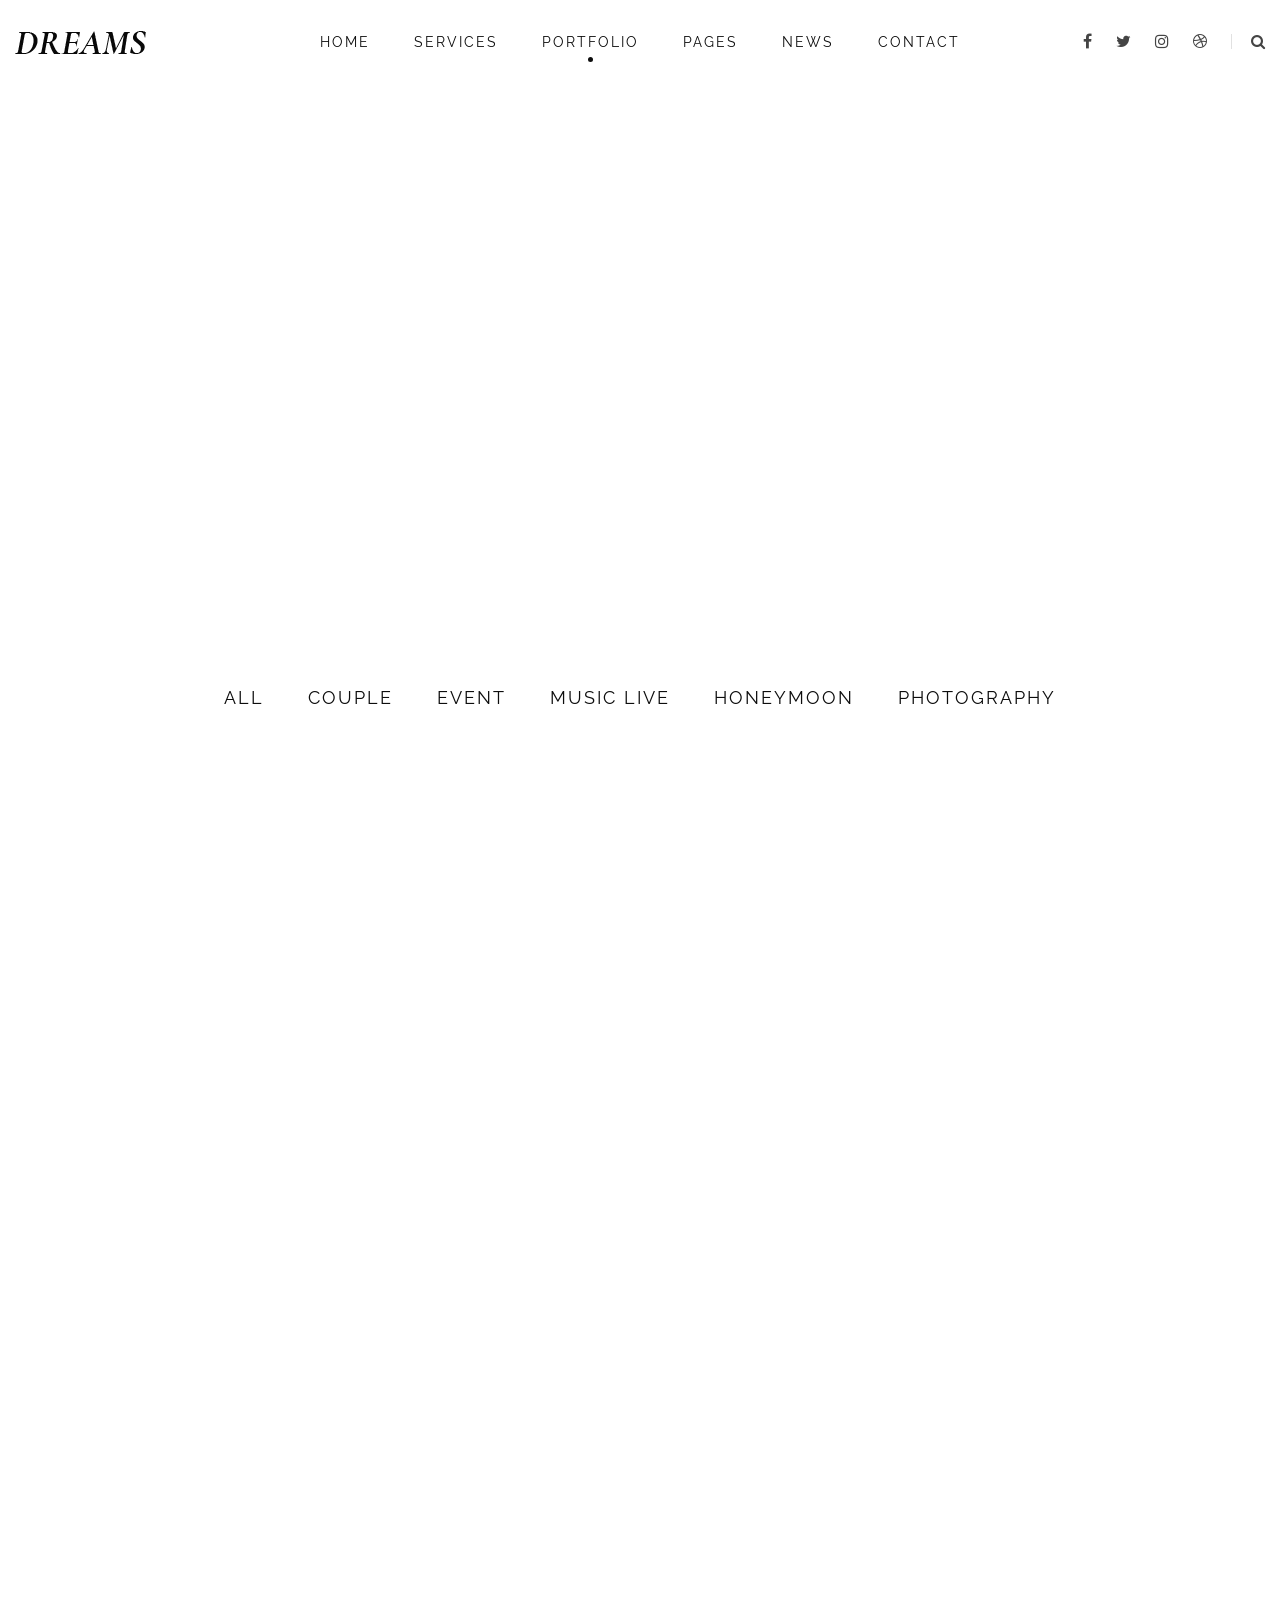
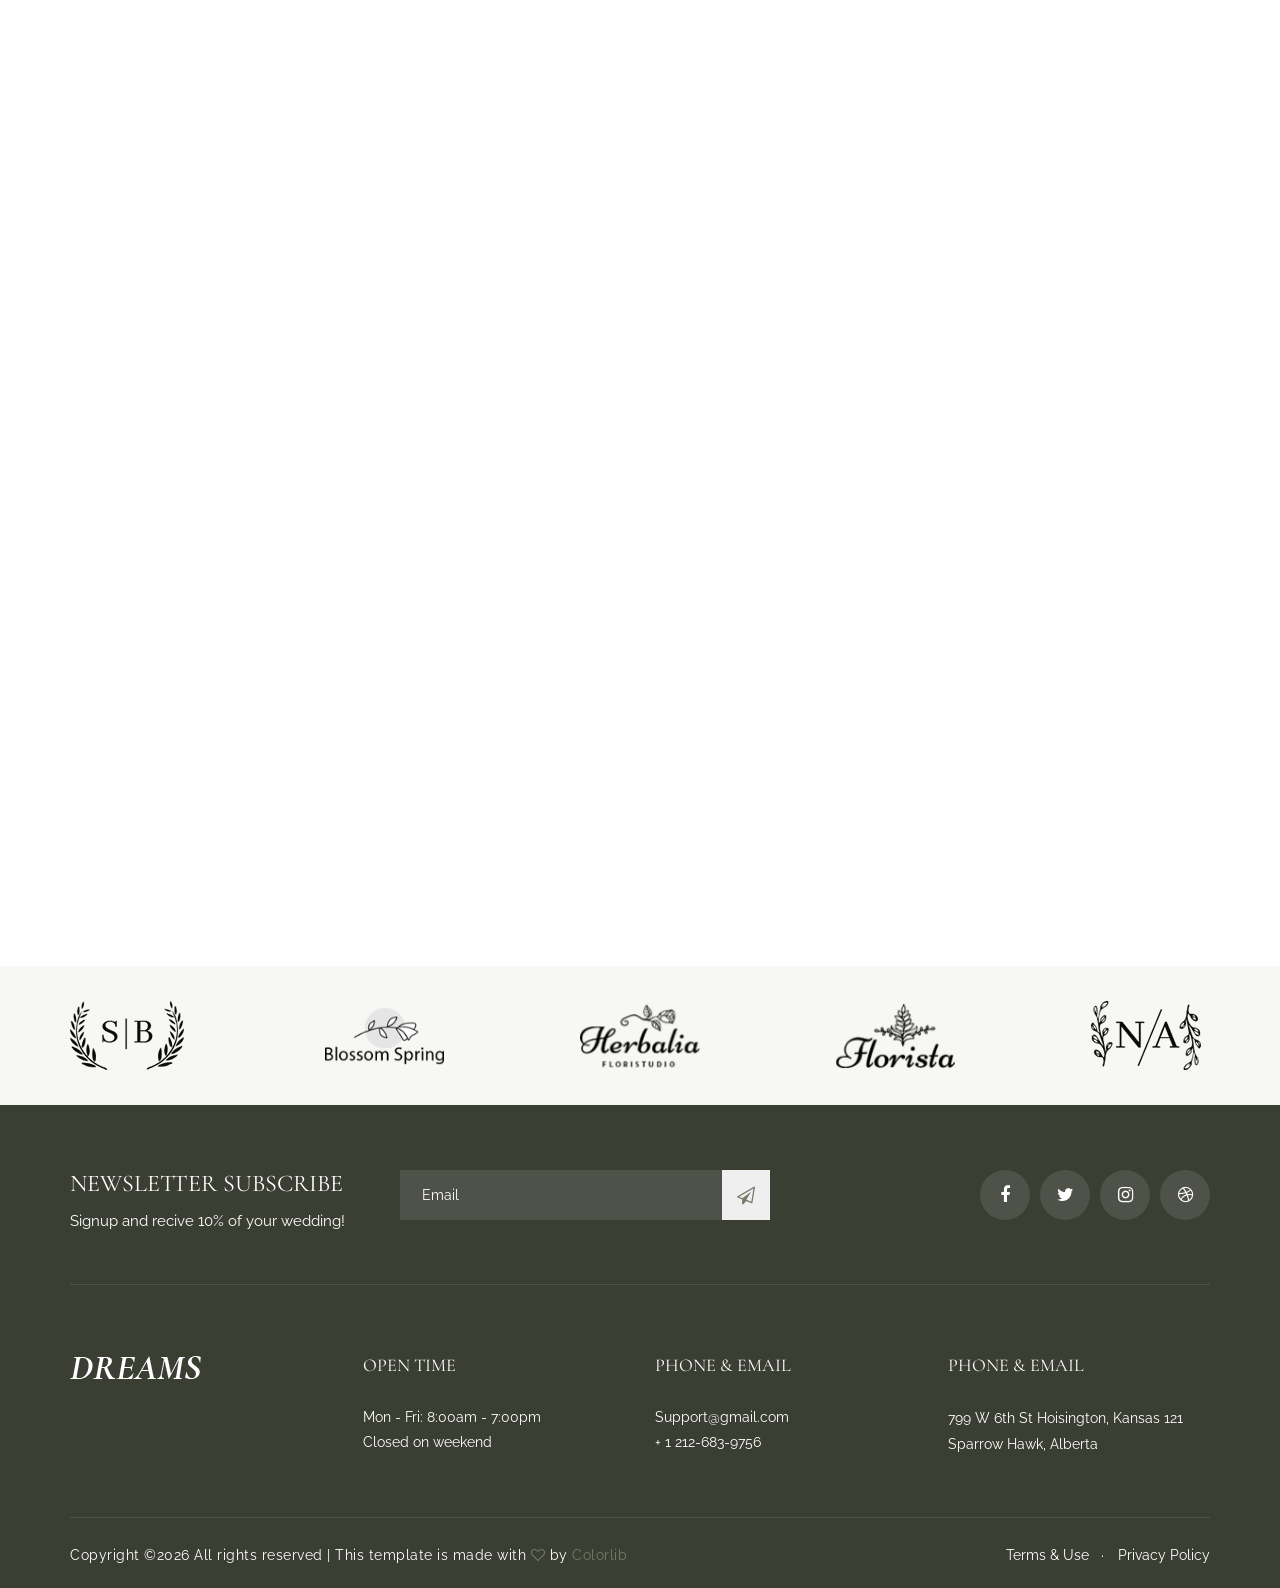
<file: portfolio.html>
<!DOCTYPE html>
<html lang="zxx">

<head>
    <meta charset="UTF-8">
    <meta name="description" content="Dreams Template">
    <meta name="keywords" content="Dreams, unica, creative, html">
    <meta name="viewport" content="width=device-width, initial-scale=1.0">
    <meta http-equiv="X-UA-Compatible" content="ie=edge">
    <title>Dreams | Template</title>

    <!-- Google Font -->
    <link href="https://fonts.googleapis.com/css2?family=Raleway:wght@300;400;500;600;700;800;900&display=swap"
    rel="stylesheet">
    <link href="https://fonts.googleapis.com/css2?family=Cormorant+Garamond:wght@400;500;600;700&display=swap"
    rel="stylesheet">

    <!-- Css Styles -->
    <link rel="stylesheet" href="css/bootstrap.min.css" type="text/css">
    <link rel="stylesheet" href="css/font-awesome.min.css" type="text/css">
    <link rel="stylesheet" href="css/elegant-icons.css" type="text/css">
    <link rel="stylesheet" href="css/owl.carousel.min.css" type="text/css">
    <link rel="stylesheet" href="css/nice-select.css" type="text/css">
    <link rel="stylesheet" href="css/magnific-popup.css" type="text/css">
    <link rel="stylesheet" href="css/slicknav.min.css" type="text/css">
    <link rel="stylesheet" href="css/style.css" type="text/css">
</head>

<body>
    <!-- Page Preloder -->
    <div id="preloder">
        <div class="loader"></div>
    </div>

    <!-- Header Section Begin -->
    <header class="header header--normal">
        <div class="container-fluid">
            <div class="row">
                <div class="col-lg-2 col-md-2">
                    <div class="header__logo">
                        <a href="#"><img src="img/logo.png" alt=""></a>
                    </div>
                </div>
                <div class="col-lg-8 col-md-9">
                    <nav class="header__menu mobile-menu">
                        <ul>
                            <li><a href="./index.html">Home</a></li>
                            <li><a href="./services.html">Services</a></li>
                            <li class="active"><a href="./portfolio.html">Portfolio</a></li>
                            <li><a href="#">Pages</a>
                                <ul class="dropdown">
                                    <li><a href="./about.html">About</a></li>
                                    <li><a href="./team.html">Team</a></li>
                                    <li><a href="./blog-details.html">Blog Details</a></li>
                                </ul>
                            </li>
                            <li><a href="./blog.html">News</a></li>
                            <li><a href="./contact.html">Contact</a></li>
                        </ul>
                    </nav>
                </div>
                <div class="col-lg-2 col-md-1">
                    <div class="header__right">
                        <div class="header__right__social">
                            <a href="#"><i class="fa fa-facebook"></i></a>
                            <a href="#"><i class="fa fa-twitter"></i></a>
                            <a href="#"><i class="fa fa-instagram"></i></a>
                            <a href="#"><i class="fa fa-dribbble"></i></a>
                        </div>
                        <div class="header__right__search">
                            <a href="#" class="search-switch"><i class="fa fa-search"></i></a>
                        </div>
                    </div>
                </div>
            </div>
            <div id="mobile-menu-wrap"></div>
        </div>
    </header>
    <!-- Header End -->

    <!-- Breadcrumb Begin -->
    <div class="breadcrumb-option set-bg" data-setbg="img/breadcrumb-bg.jpg">
        <div class="container-fluid">
            <div class="row">
                <div class="col-lg-12">
                    <div class="breadcrumb__text">
                        <h2>Portfolio</h2>
                    </div>
                </div>
            </div>
        </div>
    </div>
    <!-- Breadcrumb End -->

    <!-- Portfolio Section Begin -->
    <div class="portfolio spad">
        <div class="container">
            <div class="row">
                <div class="col-lg-12">
                    <ul class="portfolio__filter">
                        <li data-filter="*">All</li>
                        <li data-filter=".couple">Couple</li>
                        <li data-filter=".event">Event</li>
                        <li data-filter=".music">Music Live</li>
                        <li data-filter=".honeymoon">Honeymoon</li>
                        <li data-filter=".photography">Photography</li>
                    </ul>
                </div>
            </div>
            <div class="row portfolio__gallery">
                <div class="col-lg-6 col-md-6 mix couple">
                    <div class="portfolio__item large_item set-bg" data-setbg="img/portfolio/portfolio-1.jpg"></div>
                </div>
                <div class="col-lg-6 col-md-6">
                    <div class="row">
                        <div class="col-lg-6 col-md-6">
                            <div class="row">
                                <div class="col-lg-12 col-md-12 mix event">
                                    <div class="portfolio__item set-bg" data-setbg="img/portfolio/portfolio-2.jpg">
                                    </div>
                                </div>
                            </div>
                            <div class="row">
                                <div class="col-lg-12 col-md-12 mix music">
                                    <div class="portfolio__item mid_large set-bg"
                                    data-setbg="img/portfolio/portfolio-4.jpg"></div>
                                </div>
                            </div>
                        </div>
                        <div class="col-lg-6 col-md-6">
                            <div class="row">
                                <div class="col-lg-12 col-md-12 mix honeymoon">
                                    <div class="portfolio__item mid_large set-bg"
                                    data-setbg="img/portfolio/portfolio-3.jpg"></div>
                                </div>
                            </div>
                            <div class="row">
                                <div class="col-lg-12 col-md-12 mix photography">
                                    <div class="portfolio__item set-bg" data-setbg="img/portfolio/portfolio-5.jpg">
                                    </div>
                                </div>
                            </div>
                        </div>
                    </div>
                </div>
                <div class="col-lg-6 col-md-6">
                    <div class="row">
                        <div class="col-lg-6 col-md-6">
                            <div class="row">
                                <div class="col-lg-12 col-md-12 mix event">
                                    <div class="portfolio__item set-bg" data-setbg="img/portfolio/portfolio-6.jpg">
                                    </div>
                                </div>
                            </div>
                            <div class="row">
                                <div class="col-lg-12 col-md-12 mix music">
                                    <div class="portfolio__item mid_large set-bg"
                                    data-setbg="img/portfolio/portfolio-9.jpg"></div>
                                </div>
                            </div>
                        </div>
                        <div class="col-lg-6 col-md-6">
                            <div class="row">
                                <div class="col-lg-12 col-md-12 mix couple">
                                    <div class="portfolio__item mid_large set-bg"
                                    data-setbg="img/portfolio/portfolio-7.jpg"></div>
                                </div>
                            </div>
                            <div class="row">
                                <div class="col-lg-12 col-md-12 mix honeymoon">
                                    <div class="portfolio__item set-bg" data-setbg="img/portfolio/portfolio-10.jpg">
                                    </div>
                                </div>
                            </div>
                        </div>
                    </div>
                </div>
                <div class="col-lg-6 col-md-6 mix photography">
                    <div class="portfolio__item large_item set-bg" data-setbg="img/portfolio/portfolio-8.jpg"></div>
                </div>
            </div>
        </div>
    </div>
    <!-- Portfolio Section End -->

    <!-- Logo Begin -->
    <div class="logo">
        <div class="container">
            <div class="row">
                <div class="col-lg-12">
                    <div class="logo__carousel owl-carousel">
                        <div class="logo__item">
                            <a href="#"><img src="img/logo-carousel/lc-1.png" alt=""></a>
                        </div>
                        <div class="logo__item">
                            <a href="#"><img src="img/logo-carousel/lc-2.png" alt=""></a>
                        </div>
                        <div class="logo__item">
                            <a href="#"><img src="img/logo-carousel/lc-3.png" alt=""></a>
                        </div>
                        <div class="logo__item">
                            <a href="#"><img src="img/logo-carousel/lc-4.png" alt=""></a>
                        </div>
                        <div class="logo__item">
                            <a href="#"><img src="img/logo-carousel/lc-5.png" alt=""></a>
                        </div>
                    </div>
                </div>
            </div>
        </div>
    </div>
    <!-- Logo End -->

    <!-- Footer Section Begin -->
    <footer class="footer">
        <div class="container">
            <div class="footer__top">
                <div class="row">
                    <div class="col-lg-8 col-md-6">
                        <div class="footer___subscribe">
                            <div class="footer__subscribe__text">
                                <h4>Newsletter Subscribe</h4>
                                <p>Signup and recive 10% of your wedding!</p>
                            </div>
                            <div class="footer__subscribe__form">
                                <form action="#">
                                    <input type="text" placeholder="Email">
                                    <button type="submit"><i class="fa fa-send-o"></i></button>
                                </form>
                            </div>
                        </div>
                    </div>
                    <div class="col-lg-4 col-md-6">
                        <div class="footer__social">
                            <a href="#"><i class="fa fa-facebook"></i></a>
                            <a href="#"><i class="fa fa-twitter"></i></a>
                            <a href="#"><i class="fa fa-instagram"></i></a>
                            <a href="#"><i class="fa fa-dribbble"></i></a>
                        </div>
                    </div>
                </div>
            </div>
            <div class="row">
                <div class="col-lg-3 col-md-3 col-sm-6">
                    <div class="footer__logo">
                        <a href="#"><img src="img/footer-logo.png" alt=""></a>
                    </div>
                </div>
                <div class="col-lg-3 col-md-3 col-sm-6">
                    <div class="footer__widget">
                        <h5>open time</h5>
                        <ul>
                            <li>Mon - Fri: 8:00am - 7:00pm</li>
                            <li>Closed on weekend</li>
                        </ul>
                    </div>
                </div>
                <div class="col-lg-3 col-md-3 col-sm-6">
                    <div class="footer__widget">
                        <h5>Phone & email</h5>
                        <ul>
                            <li>Support@gmail.com</li>
                            <li>+ 1 212-683-9756</li>
                        </ul>
                    </div>
                </div>
                <div class="col-lg-3 col-md-3 col-sm-6">
                    <div class="footer__widget">
                        <h5>Phone & email</h5>
                        <p>799 W 6th St Hoisington, Kansas 121 Sparrow Hawk, Alberta</p>
                    </div>
                </div>
            </div>
            <div class="footer__copyright">
                <div class="row">
                    <div class="col-lg-7 col-md-7">
                        <!-- Link back to Colorlib can't be removed. Template is licensed under CC BY 3.0. -->
                        <p class="footer__copyright__text">Copyright &copy;<script>
                            document.write(new Date().getFullYear());
                        </script> All rights reserved | This template is made with <i class="fa fa-heart-o"
                        aria-hidden="true"></i> by <a href="https://colorlib.com" target="_blank">Colorlib</a>
                    </p>
                    <!-- Link back to Colorlib can't be removed. Template is licensed under CC BY 3.0. -->
                </div>
                <div class="col-lg-5 col-md-5">
                    <ul class="footer__copyright__widget">
                        <li><a href="#">Terms & Use</a></li>
                        <li><a href="#">Privacy Policy</a></li>
                    </ul>
                </div>
            </div>
        </div>
    </div>
</footer>
<!-- Footer Section End -->

<!-- Search model Begin -->
<div class="search-model">
    <div class="h-100 d-flex align-items-center justify-content-center">
        <div class="search-close-switch"><i class="icon_close"></i></div>
        <form class="search-model-form">
            <input type="text" id="search-input" placeholder="Search here.....">
        </form>
    </div>
</div>
<!-- Search model end -->

<!-- Js Plugins -->
<script src="js/jquery-3.3.1.min.js"></script>
<script src="js/bootstrap.min.js"></script>
<script src="js/jquery.magnific-popup.min.js"></script>
<script src="js/mixitup.min.js"></script>
<script src="js/jquery.nice-select.min.js"></script>
<script src="js/isotope.pkgd.min.js"></script>
<script src="js/masonry.pkgd.min.js"></script>
<script src="js/jquery.slicknav.js"></script>
<script src="js/owl.carousel.min.js"></script>
<script src="js/main.js"></script>
</body>

</html>
</file>
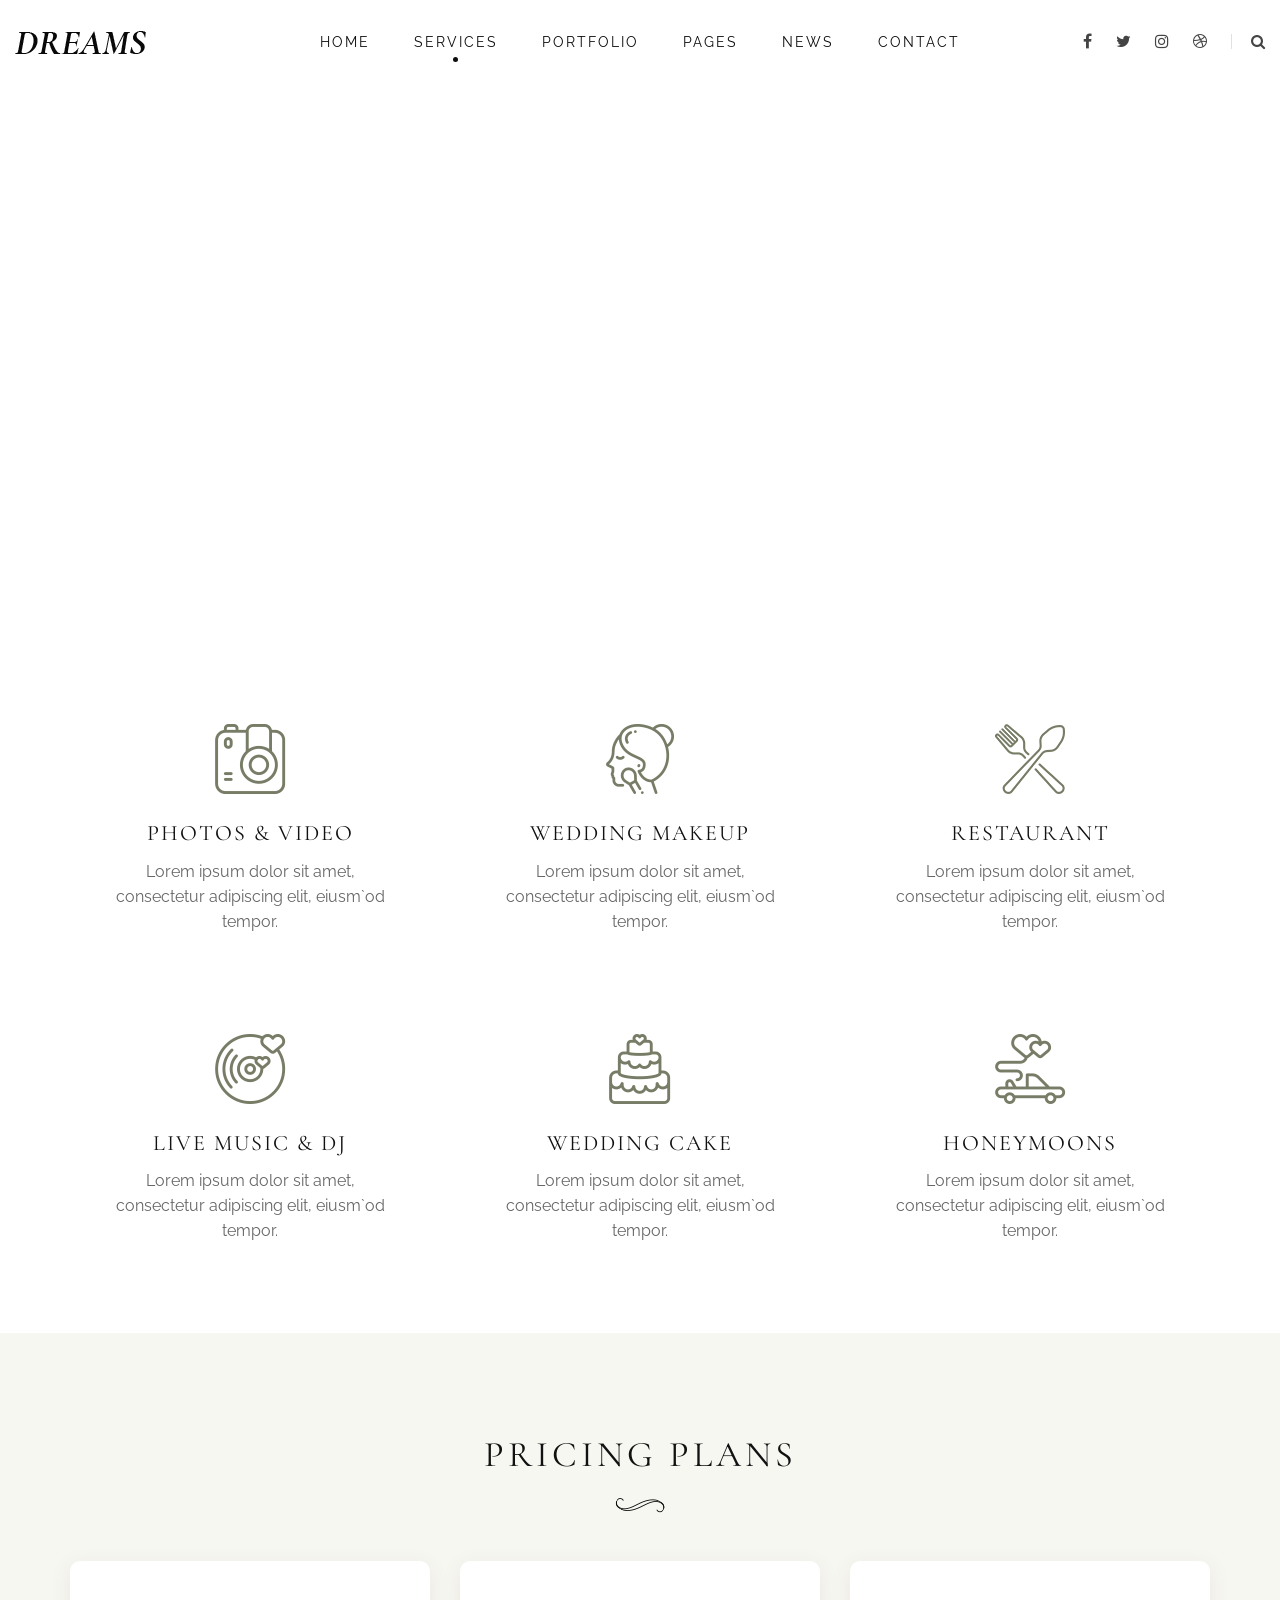
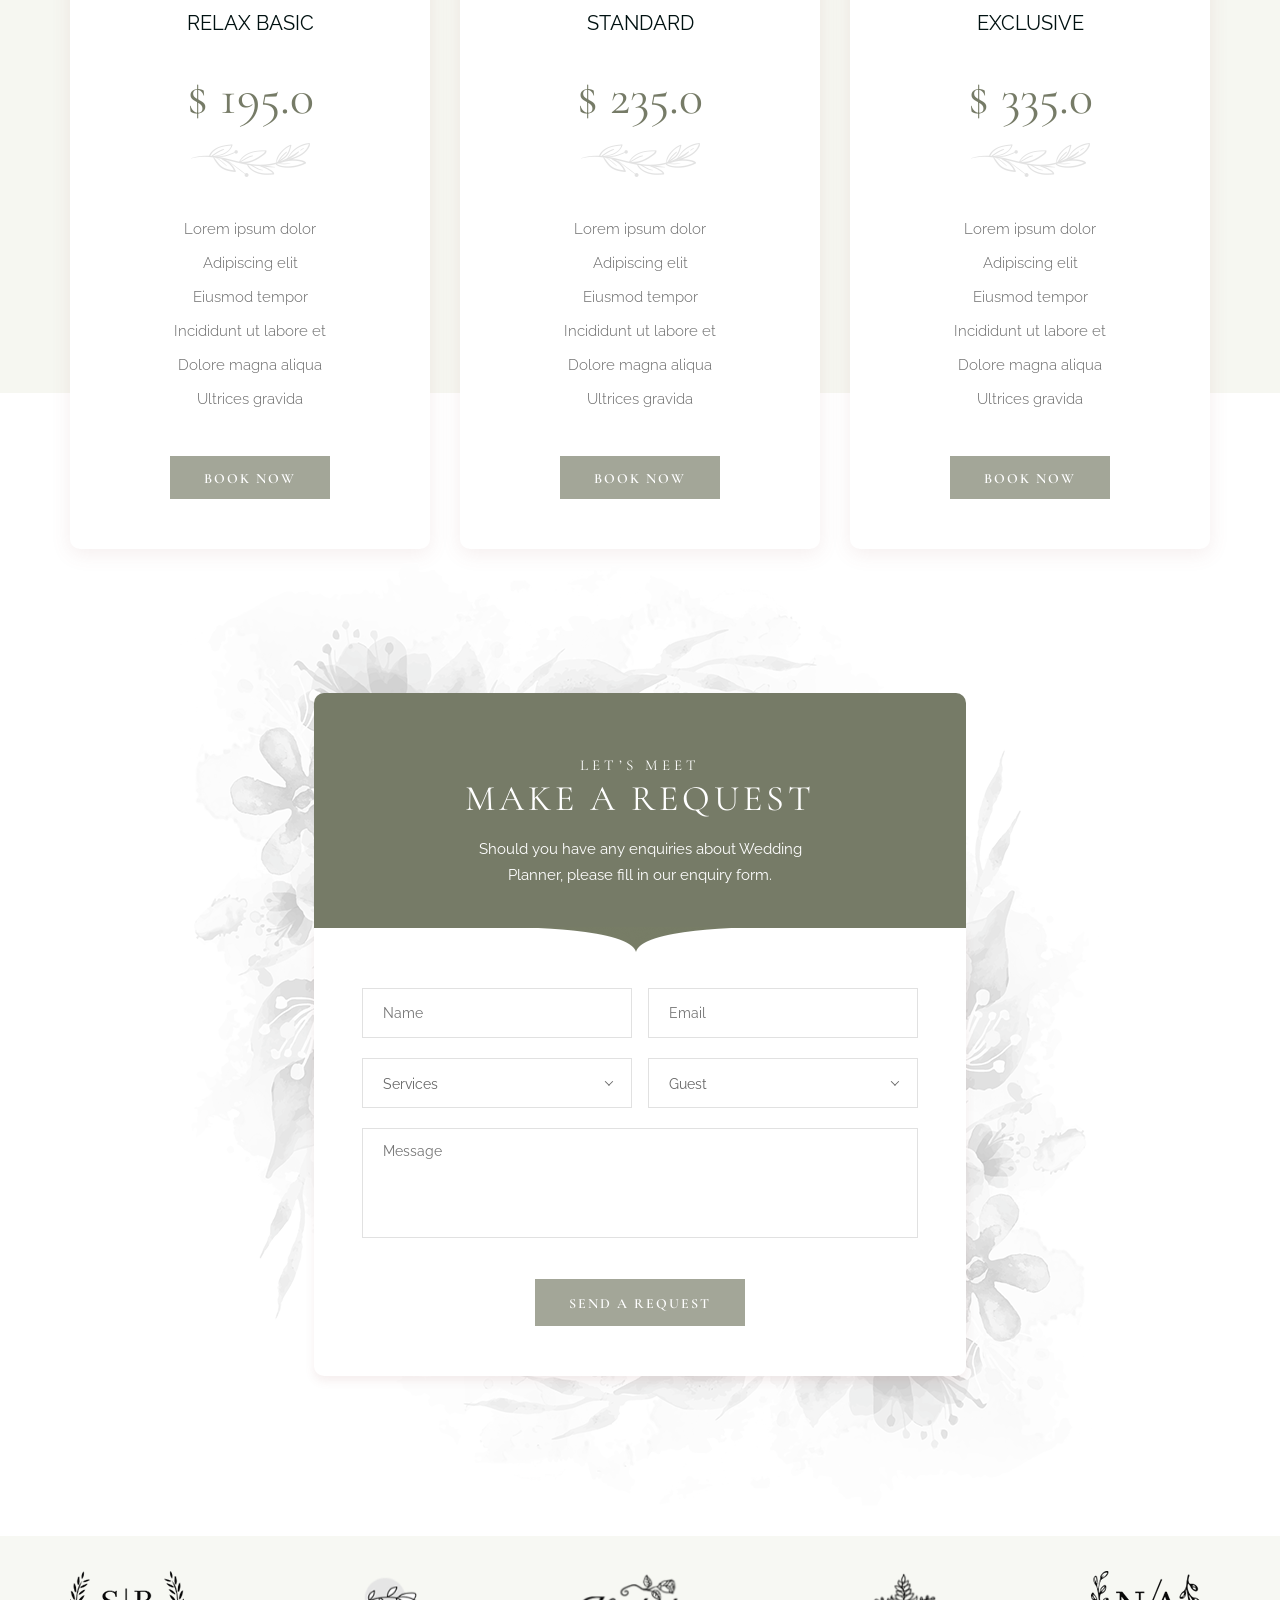
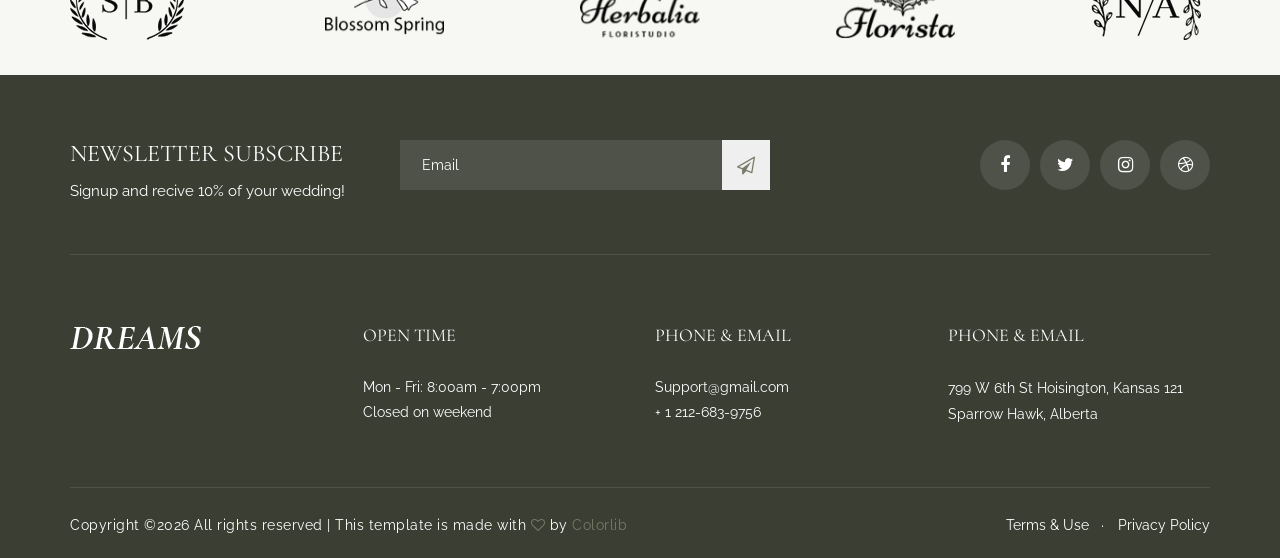
<file: services.html>
<!DOCTYPE html>
<html lang="zxx">

<head>
    <meta charset="UTF-8">
    <meta name="description" content="Dreams Template">
    <meta name="keywords" content="Dreams, unica, creative, html">
    <meta name="viewport" content="width=device-width, initial-scale=1.0">
    <meta http-equiv="X-UA-Compatible" content="ie=edge">
    <title>Dreams | Template</title>

    <!-- Google Font -->
    <link href="https://fonts.googleapis.com/css2?family=Raleway:wght@300;400;500;600;700;800;900&display=swap"
    rel="stylesheet">
    <link href="https://fonts.googleapis.com/css2?family=Cormorant+Garamond:wght@400;500;600;700&display=swap"
    rel="stylesheet">

    <!-- Css Styles -->
    <link rel="stylesheet" href="css/bootstrap.min.css" type="text/css">
    <link rel="stylesheet" href="css/font-awesome.min.css" type="text/css">
    <link rel="stylesheet" href="css/elegant-icons.css" type="text/css">
    <link rel="stylesheet" href="css/owl.carousel.min.css" type="text/css">
    <link rel="stylesheet" href="css/nice-select.css" type="text/css">
    <link rel="stylesheet" href="css/magnific-popup.css" type="text/css">
    <link rel="stylesheet" href="css/slicknav.min.css" type="text/css">
    <link rel="stylesheet" href="css/style.css" type="text/css">
</head>

<body>
    <!-- Page Preloder -->
    <div id="preloder">
        <div class="loader"></div>
    </div>

    <!-- Header Section Begin -->
    <header class="header header--normal">
        <div class="container-fluid">
            <div class="row">
                <div class="col-lg-2 col-md-2">
                    <div class="header__logo">
                        <a href="#"><img src="img/logo.png" alt=""></a>
                    </div>
                </div>
                <div class="col-lg-8 col-md-9">
                    <nav class="header__menu mobile-menu">
                        <ul>
                            <li><a href="./index.html">Home</a></li>
                            <li class="active"><a href="./services.html">Services</a></li>
                            <li><a href="./portfolio.html">Portfolio</a></li>
                            <li><a href="#">Pages</a>
                                <ul class="dropdown">
                                    <li><a href="./about.html">About</a></li>
                                    <li><a href="./team.html">Team</a></li>
                                    <li><a href="./blog-details.html">Blog Details</a></li>
                                </ul>
                            </li>
                            <li><a href="./blog.html">News</a></li>
                            <li><a href="./contact.html">Contact</a></li>
                        </ul>
                    </nav>
                </div>
                <div class="col-lg-2 col-md-1">
                    <div class="header__right">
                        <div class="header__right__social">
                            <a href="#"><i class="fa fa-facebook"></i></a>
                            <a href="#"><i class="fa fa-twitter"></i></a>
                            <a href="#"><i class="fa fa-instagram"></i></a>
                            <a href="#"><i class="fa fa-dribbble"></i></a>
                        </div>
                        <div class="header__right__search">
                            <a href="#" class="search-switch"><i class="fa fa-search"></i></a>
                        </div>
                    </div>
                </div>
            </div>
            <div id="mobile-menu-wrap"></div>
        </div>
    </header>
    <!-- Header End -->

    <!-- Breadcrumb Begin -->
    <div class="breadcrumb-option set-bg" data-setbg="img/breadcrumb-bg.jpg">
        <div class="container-fluid">
            <div class="row">
                <div class="col-lg-12">
                    <div class="breadcrumb__text">
                        <h2>Services</h2>
                    </div>
                </div>
            </div>
        </div>
    </div>
    <!-- Breadcrumb End -->

    <!-- Services Section Begin -->
    <section class="services spad">
        <div class="container">
            <div class="row">
                <div class="col-lg-4 col-md-6 col-sm-6">
                    <div class="services__item">
                        <img src="img/icon/si-1.png" alt="">
                        <h4>Photos & Video</h4>
                        <p>Lorem ipsum dolor sit amet, consectetur adipiscing elit, eiusm`od tempor.</p>
                    </div>
                </div>
                <div class="col-lg-4 col-md-6 col-sm-6">
                    <div class="services__item">
                        <img src="img/icon/si-2.png" alt="">
                        <h4>Wedding Makeup</h4>
                        <p>Lorem ipsum dolor sit amet, consectetur adipiscing elit, eiusm`od tempor.</p>
                    </div>
                </div>
                <div class="col-lg-4 col-md-6 col-sm-6">
                    <div class="services__item">
                        <img src="img/icon/si-3.png" alt="">
                        <h4>Restaurant</h4>
                        <p>Lorem ipsum dolor sit amet, consectetur adipiscing elit, eiusm`od tempor.</p>
                    </div>
                </div>
                <div class="col-lg-4 col-md-6 col-sm-6">
                    <div class="services__item">
                        <img src="img/icon/si-4.png" alt="">
                        <h4>Live Music & DJ</h4>
                        <p>Lorem ipsum dolor sit amet, consectetur adipiscing elit, eiusm`od tempor.</p>
                    </div>
                </div>
                <div class="col-lg-4 col-md-6 col-sm-6">
                    <div class="services__item">
                        <img src="img/icon/si-5.png" alt="">
                        <h4>Wedding cake</h4>
                        <p>Lorem ipsum dolor sit amet, consectetur adipiscing elit, eiusm`od tempor.</p>
                    </div>
                </div>
                <div class="col-lg-4 col-md-6 col-sm-6">
                    <div class="services__item">
                        <img src="img/icon/si-6.png" alt="">
                        <h4>Honeymoons</h4>
                        <p>Lorem ipsum dolor sit amet, consectetur adipiscing elit, eiusm`od tempor.</p>
                    </div>
                </div>
            </div>
        </div>
    </section>
    <!-- Services Section End -->

    <!-- Pricing Section Begin -->
    <section class="pricing spad">
        <div class="container">
            <div class="row">
                <div class="col-lg-12">
                    <div class="section-title">
                        <h2>Pricing Plans</h2>
                        <img src="img/icon/ti.png" alt="">
                    </div>
                </div>
            </div>
            <div class="row">
                <div class="col-lg-4 col-md-6 col-sm-6">
                    <div class="pricing__item">
                        <h5>Relax basic</h5>
                        <h2>$ 195.0</h2>
                        <img src="img/icon/pricing-icon.png" alt="">
                        <ul>
                            <li>Lorem ipsum dolor</li>
                            <li>Adipiscing elit</li>
                            <li>Eiusmod tempor</li>
                            <li>Incididunt ut labore et</li>
                            <li>Dolore magna aliqua</li>
                            <li>Ultrices gravida</li>
                        </ul>
                        <a href="#" class="primary-btn">Book now</a>
                    </div>
                </div>
                <div class="col-lg-4 col-md-6 col-sm-6">
                    <div class="pricing__item">
                        <h5>Standard</h5>
                        <h2>$ 235.0</h2>
                        <img src="img/icon/pricing-icon.png" alt="">
                        <ul>
                            <li>Lorem ipsum dolor</li>
                            <li>Adipiscing elit</li>
                            <li>Eiusmod tempor</li>
                            <li>Incididunt ut labore et</li>
                            <li>Dolore magna aliqua</li>
                            <li>Ultrices gravida</li>
                        </ul>
                        <a href="#" class="primary-btn">Book now</a>
                    </div>
                </div>
                <div class="col-lg-4 col-md-6 col-sm-6">
                    <div class="pricing__item">
                        <h5>Exclusive</h5>
                        <h2>$ 335.0</h2>
                        <img src="img/icon/pricing-icon.png" alt="">
                        <ul>
                            <li>Lorem ipsum dolor</li>
                            <li>Adipiscing elit</li>
                            <li>Eiusmod tempor</li>
                            <li>Incididunt ut labore et</li>
                            <li>Dolore magna aliqua</li>
                            <li>Ultrices gravida</li>
                        </ul>
                        <a href="#" class="primary-btn">Book now</a>
                    </div>
                </div>
            </div>
        </div>
    </section>
    <!-- Pricing Section End -->

    <!-- Request Form Section Begin -->
    <section class="request request--services spad">
        <div class="container">
            <div class="row d-flex justify-content-center">
                <div class="col-lg-7">
                    <div class="request__form">
                        <div class="section-title">
                            <span>let’s meet</span>
                            <h2>Make a request</h2>
                            <p>Should you have any enquiries about Wedding Planner, please fill in our enquiry form.</p>
                        </div>
                        <form action="#">
                            <div class="row">
                                <div class="col-lg-6 col-md-6 col-sm-6 px-2">
                                    <input type="text" placeholder="Name">
                                </div>
                                <div class="col-lg-6 col-md-6 col-sm-6 px-2">
                                    <input type="text" placeholder="Email">
                                </div>
                                <div class="col-lg-6 col-md-6 col-sm-6 px-2">
                                    <select>
                                        <option value="">Services</option>
                                        <option value="">option 1</option>
                                        <option value="">option 2</option>
                                    </select>
                                </div>
                                <div class="col-lg-6 col-md-6 col-sm-6 px-2">
                                    <select>
                                        <option value="">Guest</option>
                                        <option value="">option 1</option>
                                        <option value="">option 2</option>
                                    </select>
                                </div>
                                <div class="col-lg-12 px-2 text-center">
                                    <textarea placeholder="Message"></textarea>
                                    <button type="submit" class="site-btn">send a request</button>
                                </div>
                            </div>
                        </form>
                    </div>
                </div>
            </div>
        </div>
    </section>
    <!-- Request Form Section End -->

    <!-- Logo Begin -->
    <div class="logo">
        <div class="container">
            <div class="row">
                <div class="col-lg-12">
                    <div class="logo__carousel owl-carousel">
                        <div class="logo__item">
                            <a href="#"><img src="img/logo-carousel/lc-1.png" alt=""></a>
                        </div>
                        <div class="logo__item">
                            <a href="#"><img src="img/logo-carousel/lc-2.png" alt=""></a>
                        </div>
                        <div class="logo__item">
                            <a href="#"><img src="img/logo-carousel/lc-3.png" alt=""></a>
                        </div>
                        <div class="logo__item">
                            <a href="#"><img src="img/logo-carousel/lc-4.png" alt=""></a>
                        </div>
                        <div class="logo__item">
                            <a href="#"><img src="img/logo-carousel/lc-5.png" alt=""></a>
                        </div>
                    </div>
                </div>
            </div>
        </div>
    </div>
    <!-- Logo End -->

    <!-- Footer Section Begin -->
    <footer class="footer">
        <div class="container">
            <div class="footer__top">
                <div class="row">
                    <div class="col-lg-8 col-md-6">
                        <div class="footer___subscribe">
                            <div class="footer__subscribe__text">
                                <h4>Newsletter Subscribe</h4>
                                <p>Signup and recive 10% of your wedding!</p>
                            </div>
                            <div class="footer__subscribe__form">
                                <form action="#">
                                    <input type="text" placeholder="Email">
                                    <button type="submit"><i class="fa fa-send-o"></i></button>
                                </form>
                            </div>
                        </div>
                    </div>
                    <div class="col-lg-4 col-md-6">
                        <div class="footer__social">
                            <a href="#"><i class="fa fa-facebook"></i></a>
                            <a href="#"><i class="fa fa-twitter"></i></a>
                            <a href="#"><i class="fa fa-instagram"></i></a>
                            <a href="#"><i class="fa fa-dribbble"></i></a>
                        </div>
                    </div>
                </div>
            </div>
            <div class="row">
                <div class="col-lg-3 col-md-3 col-sm-6">
                    <div class="footer__logo">
                        <a href="#"><img src="img/footer-logo.png" alt=""></a>
                    </div>
                </div>
                <div class="col-lg-3 col-md-3 col-sm-6">
                    <div class="footer__widget">
                        <h5>open time</h5>
                        <ul>
                            <li>Mon - Fri: 8:00am - 7:00pm</li>
                            <li>Closed on weekend</li>
                        </ul>
                    </div>
                </div>
                <div class="col-lg-3 col-md-3 col-sm-6">
                    <div class="footer__widget">
                        <h5>Phone & email</h5>
                        <ul>
                            <li>Support@gmail.com</li>
                            <li>+ 1 212-683-9756</li>
                        </ul>
                    </div>
                </div>
                <div class="col-lg-3 col-md-3 col-sm-6">
                    <div class="footer__widget">
                        <h5>Phone & email</h5>
                        <p>799 W 6th St Hoisington, Kansas 121 Sparrow Hawk, Alberta</p>
                    </div>
                </div>
            </div>
            <div class="footer__copyright">
                <div class="row">
                    <div class="col-lg-7 col-md-7">
                        <!-- Link back to Colorlib can't be removed. Template is licensed under CC BY 3.0. -->
                        <p class="footer__copyright__text">Copyright &copy;<script>
                            document.write(new Date().getFullYear());
                        </script> All rights reserved | This template is made with <i class="fa fa-heart-o"
                        aria-hidden="true"></i> by <a href="https://colorlib.com" target="_blank">Colorlib</a>
                    </p>
                    <!-- Link back to Colorlib can't be removed. Template is licensed under CC BY 3.0. -->
                </div>
                <div class="col-lg-5 col-md-5">
                    <ul class="footer__copyright__widget">
                        <li><a href="#">Terms & Use</a></li>
                        <li><a href="#">Privacy Policy</a></li>
                    </ul>
                </div>
            </div>
        </div>
    </div>
</footer>
<!-- Footer Section End -->

<!-- Search model Begin -->
<div class="search-model">
    <div class="h-100 d-flex align-items-center justify-content-center">
        <div class="search-close-switch"><i class="icon_close"></i></div>
        <form class="search-model-form">
            <input type="text" id="search-input" placeholder="Search here.....">
        </form>
    </div>
</div>
<!-- Search model end -->

<!-- Js Plugins -->
<script src="js/jquery-3.3.1.min.js"></script>
<script src="js/bootstrap.min.js"></script>
<script src="js/jquery.magnific-popup.min.js"></script>
<script src="js/mixitup.min.js"></script>
<script src="js/jquery.nice-select.min.js"></script>
<script src="js/isotope.pkgd.min.js"></script>
<script src="js/masonry.pkgd.min.js"></script>
<script src="js/jquery.slicknav.js"></script>
<script src="js/owl.carousel.min.js"></script>
<script src="js/main.js"></script>
</body>

</html>
</file>
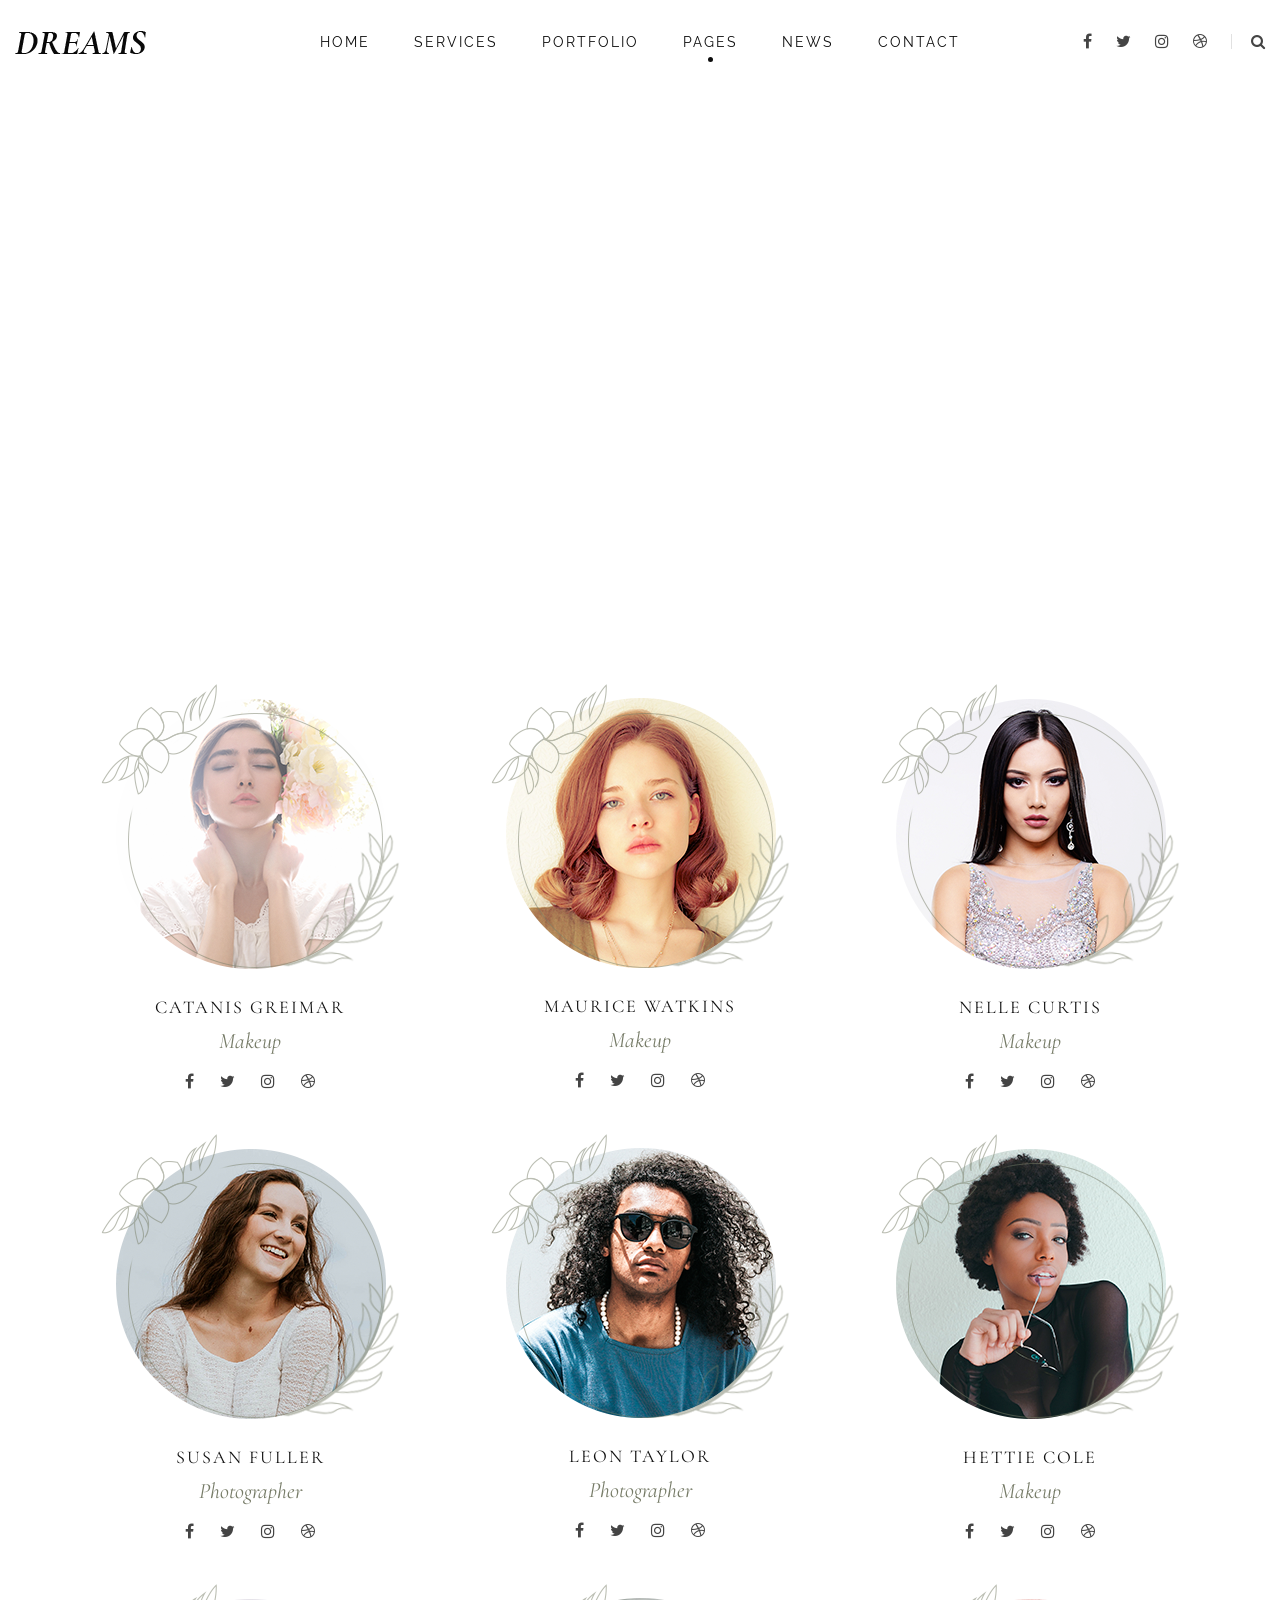
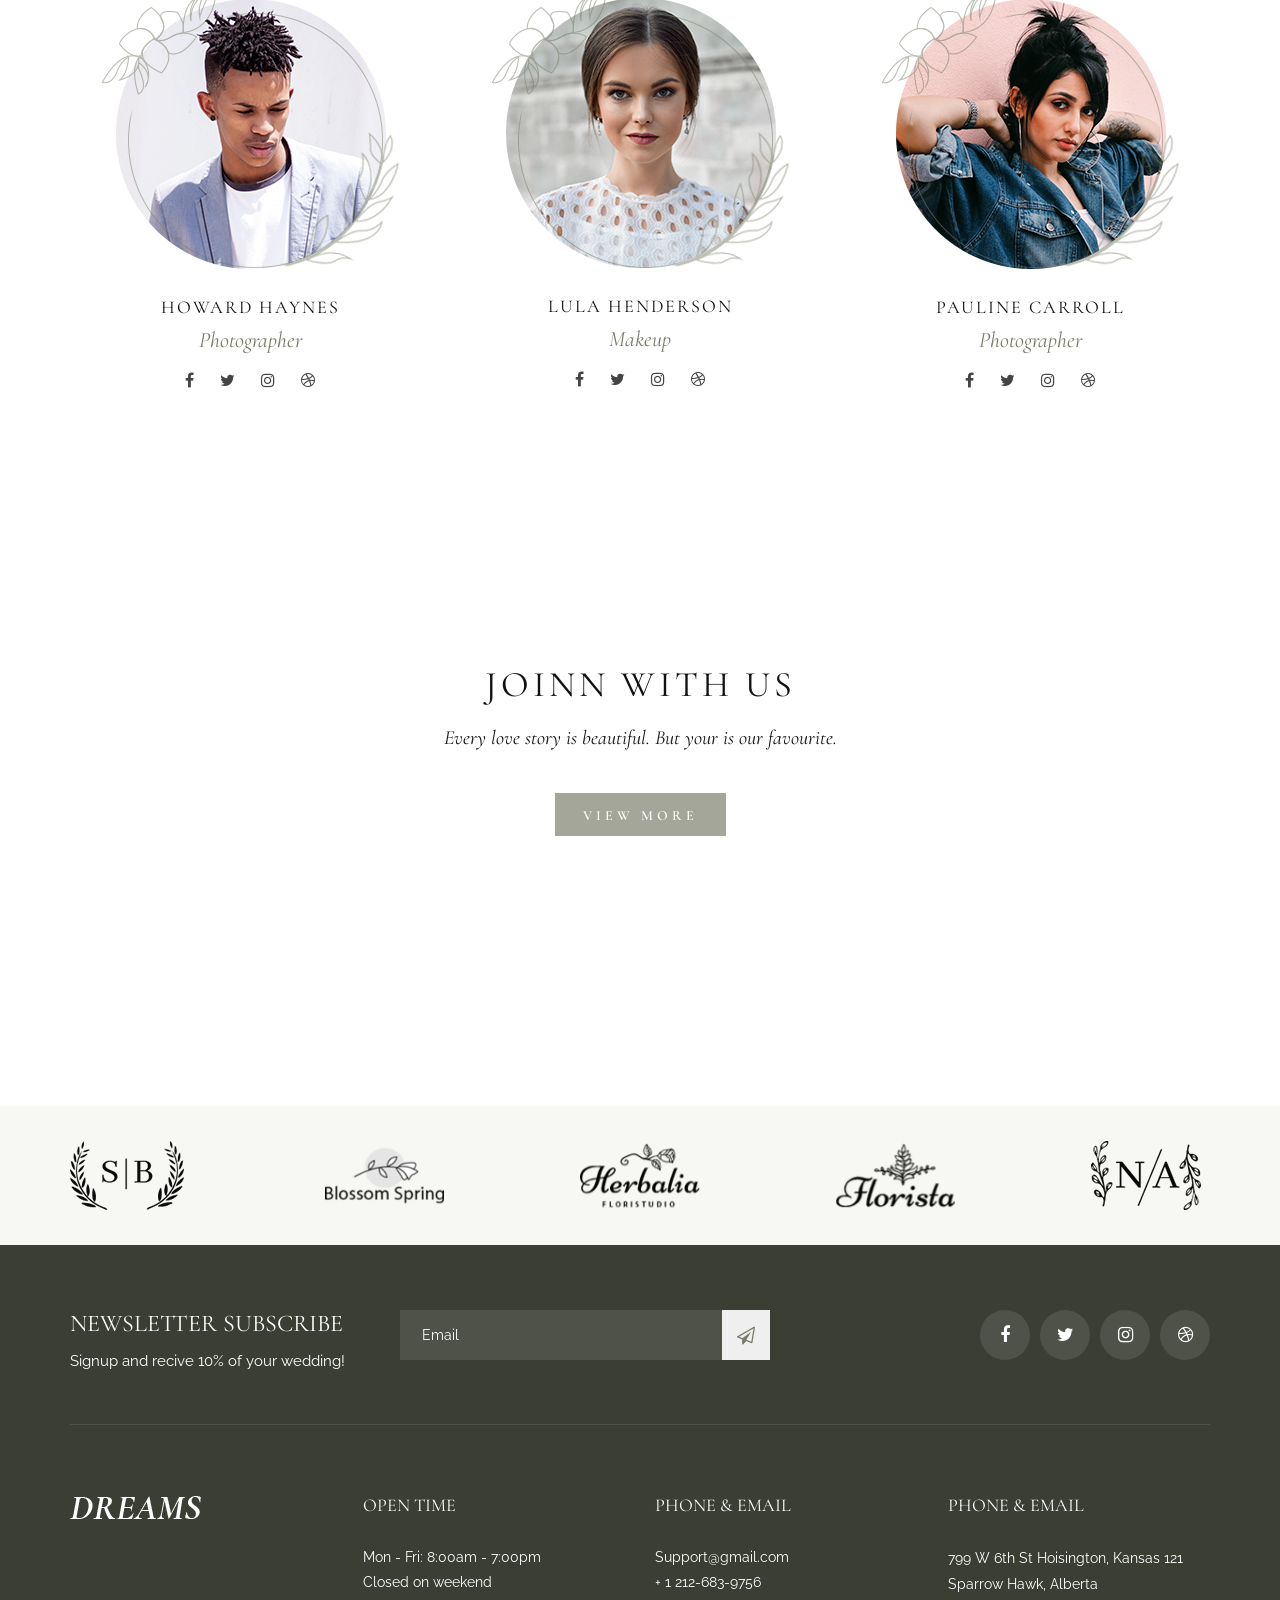
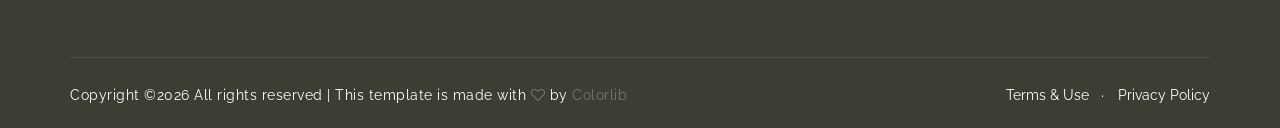
<file: team.html>
<!DOCTYPE html>
<html lang="zxx">

<head>
    <meta charset="UTF-8">
    <meta name="description" content="Dreams Template">
    <meta name="keywords" content="Dreams, unica, creative, html">
    <meta name="viewport" content="width=device-width, initial-scale=1.0">
    <meta http-equiv="X-UA-Compatible" content="ie=edge">
    <title>Dreams | Template</title>

    <!-- Google Font -->
    <link href="https://fonts.googleapis.com/css2?family=Raleway:wght@300;400;500;600;700;800;900&display=swap"
    rel="stylesheet">
    <link href="https://fonts.googleapis.com/css2?family=Cormorant+Garamond:wght@400;500;600;700&display=swap"
    rel="stylesheet">

    <!-- Css Styles -->
    <link rel="stylesheet" href="css/bootstrap.min.css" type="text/css">
    <link rel="stylesheet" href="css/font-awesome.min.css" type="text/css">
    <link rel="stylesheet" href="css/elegant-icons.css" type="text/css">
    <link rel="stylesheet" href="css/owl.carousel.min.css" type="text/css">
    <link rel="stylesheet" href="css/nice-select.css" type="text/css">
    <link rel="stylesheet" href="css/magnific-popup.css" type="text/css">
    <link rel="stylesheet" href="css/slicknav.min.css" type="text/css">
    <link rel="stylesheet" href="css/style.css" type="text/css">
</head>

<body>
    <!-- Page Preloder -->
    <div id="preloder">
        <div class="loader"></div>
    </div>

    <!-- Header Section Begin -->
    <header class="header header--normal">
        <div class="container-fluid">
            <div class="row">
                <div class="col-lg-2 col-md-2">
                    <div class="header__logo">
                        <a href="#"><img src="img/logo.png" alt=""></a>
                    </div>
                </div>
                <div class="col-lg-8 col-md-9">
                    <nav class="header__menu mobile-menu">
                        <ul>
                            <li><a href="./index.html">Home</a></li>
                            <li><a href="./services.html">Services</a></li>
                            <li><a href="./portfolio.html">Portfolio</a></li>
                            <li class="active"><a href="#">Pages</a>
                                <ul class="dropdown">
                                    <li><a href="./about.html">About</a></li>
                                    <li><a href="./team.html">Team</a></li>
                                    <li><a href="./blog-details.html">Blog Details</a></li>
                                </ul>
                            </li>
                            <li><a href="./blog.html">News</a></li>
                            <li><a href="./contact.html">Contact</a></li>
                        </ul>
                    </nav>
                </div>
                <div class="col-lg-2 col-md-1">
                    <div class="header__right">
                        <div class="header__right__social">
                            <a href="#"><i class="fa fa-facebook"></i></a>
                            <a href="#"><i class="fa fa-twitter"></i></a>
                            <a href="#"><i class="fa fa-instagram"></i></a>
                            <a href="#"><i class="fa fa-dribbble"></i></a>
                        </div>
                        <div class="header__right__search">
                            <a href="#" class="search-switch"><i class="fa fa-search"></i></a>
                        </div>
                    </div>
                </div>
            </div>
            <div id="mobile-menu-wrap"></div>
        </div>
    </header>
    <!-- Header End -->

    <!-- Breadcrumb Begin -->
    <div class="breadcrumb-option set-bg" data-setbg="img/breadcrumb-bg.jpg">
        <div class="container-fluid">
            <div class="row">
                <div class="col-lg-12">
                    <div class="breadcrumb__text">
                        <h2>OUR PHOTOGRAPHY TEAM</h2>
                    </div>
                </div>
            </div>
        </div>
    </div>
    <!-- Breadcrumb End -->

    <!-- Team Section Begin -->
    <section class="team spad">
        <div class="container">
            <div class="row">
                <div class="col-lg-4 col-md-6 col-sm-6">
                    <div class="team__item">
                        <div class="team__item__pic">
                            <img src="img/team/team-1.png" alt="">
                        </div>
                        <div class="team__item__text">
                            <h5>Catanis Greimar</h5>
                            <span>Makeup</span>
                            <div class="team__item__social">
                                <a href="#"><i class="fa fa-facebook"></i></a>
                                <a href="#"><i class="fa fa-twitter"></i></a>
                                <a href="#"><i class="fa fa-instagram"></i></a>
                                <a href="#"><i class="fa fa-dribbble"></i></a>
                            </div>
                        </div>
                    </div>
                </div>
                <div class="col-lg-4 col-md-6 col-sm-6">
                    <div class="team__item">
                        <div class="team__item__pic">
                            <img src="img/team/team-2.png" alt="">
                        </div>
                        <div class="team__item__text">
                            <h5>Maurice Watkins</h5>
                            <span>Makeup</span>
                            <div class="team__item__social">
                                <a href="#"><i class="fa fa-facebook"></i></a>
                                <a href="#"><i class="fa fa-twitter"></i></a>
                                <a href="#"><i class="fa fa-instagram"></i></a>
                                <a href="#"><i class="fa fa-dribbble"></i></a>
                            </div>
                        </div>
                    </div>
                </div>
                <div class="col-lg-4 col-md-6 col-sm-6">
                    <div class="team__item">
                        <div class="team__item__pic">
                            <img src="img/team/team-3.png" alt="">
                        </div>
                        <div class="team__item__text">
                            <h5>Nelle Curtis</h5>
                            <span>Makeup</span>
                            <div class="team__item__social">
                                <a href="#"><i class="fa fa-facebook"></i></a>
                                <a href="#"><i class="fa fa-twitter"></i></a>
                                <a href="#"><i class="fa fa-instagram"></i></a>
                                <a href="#"><i class="fa fa-dribbble"></i></a>
                            </div>
                        </div>
                    </div>
                </div>
                <div class="col-lg-4 col-md-6 col-sm-6">
                    <div class="team__item">
                        <div class="team__item__pic">
                            <img src="img/team/team-4.png" alt="">
                        </div>
                        <div class="team__item__text">
                            <h5>Susan Fuller</h5>
                            <span>Photographer</span>
                            <div class="team__item__social">
                                <a href="#"><i class="fa fa-facebook"></i></a>
                                <a href="#"><i class="fa fa-twitter"></i></a>
                                <a href="#"><i class="fa fa-instagram"></i></a>
                                <a href="#"><i class="fa fa-dribbble"></i></a>
                            </div>
                        </div>
                    </div>
                </div>
                <div class="col-lg-4 col-md-6 col-sm-6">
                    <div class="team__item">
                        <div class="team__item__pic">
                            <img src="img/team/team-5.png" alt="">
                        </div>
                        <div class="team__item__text">
                            <h5>Leon Taylor</h5>
                            <span>Photographer</span>
                            <div class="team__item__social">
                                <a href="#"><i class="fa fa-facebook"></i></a>
                                <a href="#"><i class="fa fa-twitter"></i></a>
                                <a href="#"><i class="fa fa-instagram"></i></a>
                                <a href="#"><i class="fa fa-dribbble"></i></a>
                            </div>
                        </div>
                    </div>
                </div>
                <div class="col-lg-4 col-md-6 col-sm-6">
                    <div class="team__item">
                        <div class="team__item__pic">
                            <img src="img/team/team-6.png" alt="">
                        </div>
                        <div class="team__item__text">
                            <h5>Hettie Cole</h5>
                            <span>Makeup</span>
                            <div class="team__item__social">
                                <a href="#"><i class="fa fa-facebook"></i></a>
                                <a href="#"><i class="fa fa-twitter"></i></a>
                                <a href="#"><i class="fa fa-instagram"></i></a>
                                <a href="#"><i class="fa fa-dribbble"></i></a>
                            </div>
                        </div>
                    </div>
                </div>
                <div class="col-lg-4 col-md-6 col-sm-6">
                    <div class="team__item">
                        <div class="team__item__pic">
                            <img src="img/team/team-7.png" alt="">
                        </div>
                        <div class="team__item__text">
                            <h5>Howard Haynes</h5>
                            <span>Photographer</span>
                            <div class="team__item__social">
                                <a href="#"><i class="fa fa-facebook"></i></a>
                                <a href="#"><i class="fa fa-twitter"></i></a>
                                <a href="#"><i class="fa fa-instagram"></i></a>
                                <a href="#"><i class="fa fa-dribbble"></i></a>
                            </div>
                        </div>
                    </div>
                </div>
                <div class="col-lg-4 col-md-6 col-sm-6">
                    <div class="team__item">
                        <div class="team__item__pic">
                            <img src="img/team/team-8.png" alt="">
                        </div>
                        <div class="team__item__text">
                            <h5>Lula Henderson</h5>
                            <span>Makeup</span>
                            <div class="team__item__social">
                                <a href="#"><i class="fa fa-facebook"></i></a>
                                <a href="#"><i class="fa fa-twitter"></i></a>
                                <a href="#"><i class="fa fa-instagram"></i></a>
                                <a href="#"><i class="fa fa-dribbble"></i></a>
                            </div>
                        </div>
                    </div>
                </div>
                <div class="col-lg-4 col-md-6 col-sm-6">
                    <div class="team__item">
                        <div class="team__item__pic">
                            <img src="img/team/team-9.png" alt="">
                        </div>
                        <div class="team__item__text">
                            <h5>Pauline Carroll</h5>
                            <span>Photographer</span>
                            <div class="team__item__social">
                                <a href="#"><i class="fa fa-facebook"></i></a>
                                <a href="#"><i class="fa fa-twitter"></i></a>
                                <a href="#"><i class="fa fa-instagram"></i></a>
                                <a href="#"><i class="fa fa-dribbble"></i></a>
                            </div>
                        </div>
                    </div>
                </div>
            </div>
        </div>
    </section>
    <!-- Team Section End -->

    <!-- Call To Action Begin -->
    <section class="callto spad">
        <div class="container">
            <div class="row">
                <div class="col-lg-12">
                    <div class="callto__content set-bg" data-setbg="img/team/callto-bg.png">
                        <div class="callto__text">
                            <h2>Joinn with us</h2>
                            <p>Every love story is beautiful. But your is our favourite.</p>
                            <a href="#" class="primary-btn">View more</a>
                        </div>
                    </div>
                </div>
            </div>
        </div>
    </section>
    <!-- Call To Action End -->

    <!-- Logo Begin -->
    <div class="logo">
        <div class="container">
            <div class="row">
                <div class="col-lg-12">
                    <div class="logo__carousel owl-carousel">
                        <div class="logo__item">
                            <a href="#"><img src="img/logo-carousel/lc-1.png" alt=""></a>
                        </div>
                        <div class="logo__item">
                            <a href="#"><img src="img/logo-carousel/lc-2.png" alt=""></a>
                        </div>
                        <div class="logo__item">
                            <a href="#"><img src="img/logo-carousel/lc-3.png" alt=""></a>
                        </div>
                        <div class="logo__item">
                            <a href="#"><img src="img/logo-carousel/lc-4.png" alt=""></a>
                        </div>
                        <div class="logo__item">
                            <a href="#"><img src="img/logo-carousel/lc-5.png" alt=""></a>
                        </div>
                    </div>
                </div>
            </div>
        </div>
    </div>
    <!-- Logo End -->

    <!-- Footer Section Begin -->
    <footer class="footer">
        <div class="container">
            <div class="footer__top">
                <div class="row">
                    <div class="col-lg-8 col-md-6">
                        <div class="footer___subscribe">
                            <div class="footer__subscribe__text">
                                <h4>Newsletter Subscribe</h4>
                                <p>Signup and recive 10% of your wedding!</p>
                            </div>
                            <div class="footer__subscribe__form">
                                <form action="#">
                                    <input type="text" placeholder="Email">
                                    <button type="submit"><i class="fa fa-send-o"></i></button>
                                </form>
                            </div>
                        </div>
                    </div>
                    <div class="col-lg-4 col-md-6">
                        <div class="footer__social">
                            <a href="#"><i class="fa fa-facebook"></i></a>
                            <a href="#"><i class="fa fa-twitter"></i></a>
                            <a href="#"><i class="fa fa-instagram"></i></a>
                            <a href="#"><i class="fa fa-dribbble"></i></a>
                        </div>
                    </div>
                </div>
            </div>
            <div class="row">
                <div class="col-lg-3 col-md-3 col-sm-6">
                    <div class="footer__logo">
                        <a href="#"><img src="img/footer-logo.png" alt=""></a>
                    </div>
                </div>
                <div class="col-lg-3 col-md-3 col-sm-6">
                    <div class="footer__widget">
                        <h5>open time</h5>
                        <ul>
                            <li>Mon - Fri: 8:00am - 7:00pm</li>
                            <li>Closed on weekend</li>
                        </ul>
                    </div>
                </div>
                <div class="col-lg-3 col-md-3 col-sm-6">
                    <div class="footer__widget">
                        <h5>Phone & email</h5>
                        <ul>
                            <li>Support@gmail.com</li>
                            <li>+ 1 212-683-9756</li>
                        </ul>
                    </div>
                </div>
                <div class="col-lg-3 col-md-3 col-sm-6">
                    <div class="footer__widget">
                        <h5>Phone & email</h5>
                        <p>799 W 6th St Hoisington, Kansas 121 Sparrow Hawk, Alberta</p>
                    </div>
                </div>
            </div>
            <div class="footer__copyright">
                <div class="row">
                    <div class="col-lg-7 col-md-7">
                        <!-- Link back to Colorlib can't be removed. Template is licensed under CC BY 3.0. -->
                        <p class="footer__copyright__text">Copyright &copy;<script>
                            document.write(new Date().getFullYear());
                        </script> All rights reserved | This template is made with <i class="fa fa-heart-o"
                        aria-hidden="true"></i> by <a href="https://colorlib.com" target="_blank">Colorlib</a>
                    </p>
                    <!-- Link back to Colorlib can't be removed. Template is licensed under CC BY 3.0. -->
                </div>
                <div class="col-lg-5 col-md-5">
                    <ul class="footer__copyright__widget">
                        <li><a href="#">Terms & Use</a></li>
                        <li><a href="#">Privacy Policy</a></li>
                    </ul>
                </div>
            </div>
        </div>
    </div>
</footer>
<!-- Footer Section End -->

<!-- Search model Begin -->
<div class="search-model">
    <div class="h-100 d-flex align-items-center justify-content-center">
        <div class="search-close-switch"><i class="icon_close"></i></div>
        <form class="search-model-form">
            <input type="text" id="search-input" placeholder="Search here.....">
        </form>
    </div>
</div>
<!-- Search model end -->

<!-- Js Plugins -->
<script src="js/jquery-3.3.1.min.js"></script>
<script src="js/bootstrap.min.js"></script>
<script src="js/jquery.magnific-popup.min.js"></script>
<script src="js/mixitup.min.js"></script>
<script src="js/jquery.nice-select.min.js"></script>
<script src="js/isotope.pkgd.min.js"></script>
<script src="js/masonry.pkgd.min.js"></script>
<script src="js/jquery.slicknav.js"></script>
<script src="js/owl.carousel.min.js"></script>
<script src="js/main.js"></script>
</body>

</html>
</file>
<file: css/elegant-icons.css>
@font-face {
	font-family: 'ElegantIcons';
	src:url('../fonts/ElegantIcons.eot');
	src:url('../fonts/ElegantIcons.eot?#iefix') format('embedded-opentype'),
		url('../fonts/ElegantIcons.woff') format('woff'),
		url('../fonts/ElegantIcons.ttf') format('truetype'),
		url('../fonts/ElegantIcons.svg#ElegantIcons') format('svg');
	font-weight: normal;
	font-style: normal;
}

/* Use the following CSS code if you want to use data attributes for inserting your icons */
[data-icon]:before {
	font-family: 'ElegantIcons';
	content: attr(data-icon);
	speak: none;
	font-weight: normal;
	font-variant: normal;
	text-transform: none;
	line-height: 1;
	-webkit-font-smoothing: antialiased;
	-moz-osx-font-smoothing: grayscale;
}

/* Use the following CSS code if you want to have a class per icon */
/*
Instead of a list of all class selectors,
you can use the generic selector below, but it's slower:
[class*="your-class-prefix"] {
*/
.arrow_up, .arrow_down, .arrow_left, .arrow_right, .arrow_left-up, .arrow_right-up, .arrow_right-down, .arrow_left-down, .arrow-up-down, .arrow_up-down_alt, .arrow_left-right_alt, .arrow_left-right, .arrow_expand_alt2, .arrow_expand_alt, .arrow_condense, .arrow_expand, .arrow_move, .arrow_carrot-up, .arrow_carrot-down, .arrow_carrot-left, .arrow_carrot-right, .arrow_carrot-2up, .arrow_carrot-2down, .arrow_carrot-2left, .arrow_carrot-2right, .arrow_carrot-up_alt2, .arrow_carrot-down_alt2, .arrow_carrot-left_alt2, .arrow_carrot-right_alt2, .arrow_carrot-2up_alt2, .arrow_carrot-2down_alt2, .arrow_carrot-2left_alt2, .arrow_carrot-2right_alt2, .arrow_triangle-up, .arrow_triangle-down, .arrow_triangle-left, .arrow_triangle-right, .arrow_triangle-up_alt2, .arrow_triangle-down_alt2, .arrow_triangle-left_alt2, .arrow_triangle-right_alt2, .arrow_back, .icon_minus-06, .icon_plus, .icon_close, .icon_check, .icon_minus_alt2, .icon_plus_alt2, .icon_close_alt2, .icon_check_alt2, .icon_zoom-out_alt, .icon_zoom-in_alt, .icon_search, .icon_box-empty, .icon_box-selected, .icon_minus-box, .icon_plus-box, .icon_box-checked, .icon_circle-empty, .icon_circle-slelected, .icon_stop_alt2, .icon_stop, .icon_pause_alt2, .icon_pause, .icon_menu, .icon_menu-square_alt2, .icon_menu-circle_alt2, .icon_ul, .icon_ol, .icon_adjust-horiz, .icon_adjust-vert, .icon_document_alt, .icon_documents_alt, .icon_pencil, .icon_pencil-edit_alt, .icon_pencil-edit, .icon_folder-alt, .icon_folder-open_alt, .icon_folder-add_alt, .icon_info_alt, .icon_error-oct_alt, .icon_error-circle_alt, .icon_error-triangle_alt, .icon_question_alt2, .icon_question, .icon_comment_alt, .icon_chat_alt, .icon_vol-mute_alt, .icon_volume-low_alt, .icon_volume-high_alt, .icon_quotations, .icon_quotations_alt2, .icon_clock_alt, .icon_lock_alt, .icon_lock-open_alt, .icon_key_alt, .icon_cloud_alt, .icon_cloud-upload_alt, .icon_cloud-download_alt, .icon_image, .icon_images, .icon_lightbulb_alt, .icon_gift_alt, .icon_house_alt, .icon_genius, .icon_mobile, .icon_tablet, .icon_laptop, .icon_desktop, .icon_camera_alt, .icon_mail_alt, .icon_cone_alt, .icon_ribbon_alt, .icon_bag_alt, .icon_creditcard, .icon_cart_alt, .icon_paperclip, .icon_tag_alt, .icon_tags_alt, .icon_trash_alt, .icon_cursor_alt, .icon_mic_alt, .icon_compass_alt, .icon_pin_alt, .icon_pushpin_alt, .icon_map_alt, .icon_drawer_alt, .icon_toolbox_alt, .icon_book_alt, .icon_calendar, .icon_film, .icon_table, .icon_contacts_alt, .icon_headphones, .icon_lifesaver, .icon_piechart, .icon_refresh, .icon_link_alt, .icon_link, .icon_loading, .icon_blocked, .icon_archive_alt, .icon_heart_alt, .icon_star_alt, .icon_star-half_alt, .icon_star, .icon_star-half, .icon_tools, .icon_tool, .icon_cog, .icon_cogs, .arrow_up_alt, .arrow_down_alt, .arrow_left_alt, .arrow_right_alt, .arrow_left-up_alt, .arrow_right-up_alt, .arrow_right-down_alt, .arrow_left-down_alt, .arrow_condense_alt, .arrow_expand_alt3, .arrow_carrot_up_alt, .arrow_carrot-down_alt, .arrow_carrot-left_alt, .arrow_carrot-right_alt, .arrow_carrot-2up_alt, .arrow_carrot-2dwnn_alt, .arrow_carrot-2left_alt, .arrow_carrot-2right_alt, .arrow_triangle-up_alt, .arrow_triangle-down_alt, .arrow_triangle-left_alt, .arrow_triangle-right_alt, .icon_minus_alt, .icon_plus_alt, .icon_close_alt, .icon_check_alt, .icon_zoom-out, .icon_zoom-in, .icon_stop_alt, .icon_menu-square_alt, .icon_menu-circle_alt, .icon_document, .icon_documents, .icon_pencil_alt, .icon_folder, .icon_folder-open, .icon_folder-add, .icon_folder_upload, .icon_folder_download, .icon_info, .icon_error-circle, .icon_error-oct, .icon_error-triangle, .icon_question_alt, .icon_comment, .icon_chat, .icon_vol-mute, .icon_volume-low, .icon_volume-high, .icon_quotations_alt, .icon_clock, .icon_lock, .icon_lock-open, .icon_key, .icon_cloud, .icon_cloud-upload, .icon_cloud-download, .icon_lightbulb, .icon_gift, .icon_house, .icon_camera, .icon_mail, .icon_cone, .icon_ribbon, .icon_bag, .icon_cart, .icon_tag, .icon_tags, .icon_trash, .icon_cursor, .icon_mic, .icon_compass, .icon_pin, .icon_pushpin, .icon_map, .icon_drawer, .icon_toolbox, .icon_book, .icon_contacts, .icon_archive, .icon_heart, .icon_profile, .icon_group, .icon_grid-2x2, .icon_grid-3x3, .icon_music, .icon_pause_alt, .icon_phone, .icon_upload, .icon_download, .social_facebook, .social_twitter, .social_pinterest, .social_googleplus, .social_tumblr, .social_tumbleupon, .social_wordpress, .social_instagram, .social_dribbble, .social_vimeo, .social_linkedin, .social_rss, .social_deviantart, .social_share, .social_myspace, .social_skype, .social_youtube, .social_picassa, .social_googledrive, .social_flickr, .social_blogger, .social_spotify, .social_delicious, .social_facebook_circle, .social_twitter_circle, .social_pinterest_circle, .social_googleplus_circle, .social_tumblr_circle, .social_stumbleupon_circle, .social_wordpress_circle, .social_instagram_circle, .social_dribbble_circle, .social_vimeo_circle, .social_linkedin_circle, .social_rss_circle, .social_deviantart_circle, .social_share_circle, .social_myspace_circle, .social_skype_circle, .social_youtube_circle, .social_picassa_circle, .social_googledrive_alt2, .social_flickr_circle, .social_blogger_circle, .social_spotify_circle, .social_delicious_circle, .social_facebook_square, .social_twitter_square, .social_pinterest_square, .social_googleplus_square, .social_tumblr_square, .social_stumbleupon_square, .social_wordpress_square, .social_instagram_square, .social_dribbble_square, .social_vimeo_square, .social_linkedin_square, .social_rss_square, .social_deviantart_square, .social_share_square, .social_myspace_square, .social_skype_square, .social_youtube_square, .social_picassa_square, .social_googledrive_square, .social_flickr_square, .social_blogger_square, .social_spotify_square, .social_delicious_square, .icon_printer, .icon_calulator, .icon_building, .icon_floppy, .icon_drive, .icon_search-2, .icon_id, .icon_id-2, .icon_puzzle, .icon_like, .icon_dislike, .icon_mug, .icon_currency, .icon_wallet, .icon_pens, .icon_easel, .icon_flowchart, .icon_datareport, .icon_briefcase, .icon_shield, .icon_percent, .icon_globe, .icon_globe-2, .icon_target, .icon_hourglass, .icon_balance, .icon_rook, .icon_printer-alt, .icon_calculator_alt, .icon_building_alt, .icon_floppy_alt, .icon_drive_alt, .icon_search_alt, .icon_id_alt, .icon_id-2_alt, .icon_puzzle_alt, .icon_like_alt, .icon_dislike_alt, .icon_mug_alt, .icon_currency_alt, .icon_wallet_alt, .icon_pens_alt, .icon_easel_alt, .icon_flowchart_alt, .icon_datareport_alt, .icon_briefcase_alt, .icon_shield_alt, .icon_percent_alt, .icon_globe_alt, .icon_clipboard {
	font-family: 'ElegantIcons';
	speak: none;
	font-style: normal;
	font-weight: normal;
	font-variant: normal;
	text-transform: none;
	line-height: 1;
	-webkit-font-smoothing: antialiased;
}
.arrow_up:before {
	content: "\21";
}
.arrow_down:before {
	content: "\22";
}
.arrow_left:before {
	content: "\23";
}
.arrow_right:before {
	content: "\24";
}
.arrow_left-up:before {
	content: "\25";
}
.arrow_right-up:before {
	content: "\26";
}
.arrow_right-down:before {
	content: "\27";
}
.arrow_left-down:before {
	content: "\28";
}
.arrow-up-down:before {
	content: "\29";
}
.arrow_up-down_alt:before {
	content: "\2a";
}
.arrow_left-right_alt:before {
	content: "\2b";
}
.arrow_left-right:before {
	content: "\2c";
}
.arrow_expand_alt2:before {
	content: "\2d";
}
.arrow_expand_alt:before {
	content: "\2e";
}
.arrow_condense:before {
	content: "\2f";
}
.arrow_expand:before {
	content: "\30";
}
.arrow_move:before {
	content: "\31";
}
.arrow_carrot-up:before {
	content: "\32";
}
.arrow_carrot-down:before {
	content: "\33";
}
.arrow_carrot-left:before {
	content: "\34";
}
.arrow_carrot-right:before {
	content: "\35";
}
.arrow_carrot-2up:before {
	content: "\36";
}
.arrow_carrot-2down:before {
	content: "\37";
}
.arrow_carrot-2left:before {
	content: "\38";
}
.arrow_carrot-2right:before {
	content: "\39";
}
.arrow_carrot-up_alt2:before {
	content: "\3a";
}
.arrow_carrot-down_alt2:before {
	content: "\3b";
}
.arrow_carrot-left_alt2:before {
	content: "\3c";
}
.arrow_carrot-right_alt2:before {
	content: "\3d";
}
.arrow_carrot-2up_alt2:before {
	content: "\3e";
}
.arrow_carrot-2down_alt2:before {
	content: "\3f";
}
.arrow_carrot-2left_alt2:before {
	content: "\40";
}
.arrow_carrot-2right_alt2:before {
	content: "\41";
}
.arrow_triangle-up:before {
	content: "\42";
}
.arrow_triangle-down:before {
	content: "\43";
}
.arrow_triangle-left:before {
	content: "\44";
}
.arrow_triangle-right:before {
	content: "\45";
}
.arrow_triangle-up_alt2:before {
	content: "\46";
}
.arrow_triangle-down_alt2:before {
	content: "\47";
}
.arrow_triangle-left_alt2:before {
	content: "\48";
}
.arrow_triangle-right_alt2:before {
	content: "\49";
}
.arrow_back:before {
	content: "\4a";
}
.icon_minus-06:before {
	content: "\4b";
}
.icon_plus:before {
	content: "\4c";
}
.icon_close:before {
	content: "\4d";
}
.icon_check:before {
	content: "\4e";
}
.icon_minus_alt2:before {
	content: "\4f";
}
.icon_plus_alt2:before {
	content: "\50";
}
.icon_close_alt2:before {
	content: "\51";
}
.icon_check_alt2:before {
	content: "\52";
}
.icon_zoom-out_alt:before {
	content: "\53";
}
.icon_zoom-in_alt:before {
	content: "\54";
}
.icon_search:before {
	content: "\55";
}
.icon_box-empty:before {
	content: "\56";
}
.icon_box-selected:before {
	content: "\57";
}
.icon_minus-box:before {
	content: "\58";
}
.icon_plus-box:before {
	content: "\59";
}
.icon_box-checked:before {
	content: "\5a";
}
.icon_circle-empty:before {
	content: "\5b";
}
.icon_circle-slelected:before {
	content: "\5c";
}
.icon_stop_alt2:before {
	content: "\5d";
}
.icon_stop:before {
	content: "\5e";
}
.icon_pause_alt2:before {
	content: "\5f";
}
.icon_pause:before {
	content: "\60";
}
.icon_menu:before {
	content: "\61";
}
.icon_menu-square_alt2:before {
	content: "\62";
}
.icon_menu-circle_alt2:before {
	content: "\63";
}
.icon_ul:before {
	content: "\64";
}
.icon_ol:before {
	content: "\65";
}
.icon_adjust-horiz:before {
	content: "\66";
}
.icon_adjust-vert:before {
	content: "\67";
}
.icon_document_alt:before {
	content: "\68";
}
.icon_documents_alt:before {
	content: "\69";
}
.icon_pencil:before {
	content: "\6a";
}
.icon_pencil-edit_alt:before {
	content: "\6b";
}
.icon_pencil-edit:before {
	content: "\6c";
}
.icon_folder-alt:before {
	content: "\6d";
}
.icon_folder-open_alt:before {
	content: "\6e";
}
.icon_folder-add_alt:before {
	content: "\6f";
}
.icon_info_alt:before {
	content: "\70";
}
.icon_error-oct_alt:before {
	content: "\71";
}
.icon_error-circle_alt:before {
	content: "\72";
}
.icon_error-triangle_alt:before {
	content: "\73";
}
.icon_question_alt2:before {
	content: "\74";
}
.icon_question:before {
	content: "\75";
}
.icon_comment_alt:before {
	content: "\76";
}
.icon_chat_alt:before {
	content: "\77";
}
.icon_vol-mute_alt:before {
	content: "\78";
}
.icon_volume-low_alt:before {
	content: "\79";
}
.icon_volume-high_alt:before {
	content: "\7a";
}
.icon_quotations:before {
	content: "\7b";
}
.icon_quotations_alt2:before {
	content: "\7c";
}
.icon_clock_alt:before {
	content: "\7d";
}
.icon_lock_alt:before {
	content: "\7e";
}
.icon_lock-open_alt:before {
	content: "\e000";
}
.icon_key_alt:before {
	content: "\e001";
}
.icon_cloud_alt:before {
	content: "\e002";
}
.icon_cloud-upload_alt:before {
	content: "\e003";
}
.icon_cloud-download_alt:before {
	content: "\e004";
}
.icon_image:before {
	content: "\e005";
}
.icon_images:before {
	content: "\e006";
}
.icon_lightbulb_alt:before {
	content: "\e007";
}
.icon_gift_alt:before {
	content: "\e008";
}
.icon_house_alt:before {
	content: "\e009";
}
.icon_genius:before {
	content: "\e00a";
}
.icon_mobile:before {
	content: "\e00b";
}
.icon_tablet:before {
	content: "\e00c";
}
.icon_laptop:before {
	content: "\e00d";
}
.icon_desktop:before {
	content: "\e00e";
}
.icon_camera_alt:before {
	content: "\e00f";
}
.icon_mail_alt:before {
	content: "\e010";
}
.icon_cone_alt:before {
	content: "\e011";
}
.icon_ribbon_alt:before {
	content: "\e012";
}
.icon_bag_alt:before {
	content: "\e013";
}
.icon_creditcard:before {
	content: "\e014";
}
.icon_cart_alt:before {
	content: "\e015";
}
.icon_paperclip:before {
	content: "\e016";
}
.icon_tag_alt:before {
	content: "\e017";
}
.icon_tags_alt:before {
	content: "\e018";
}
.icon_trash_alt:before {
	content: "\e019";
}
.icon_cursor_alt:before {
	content: "\e01a";
}
.icon_mic_alt:before {
	content: "\e01b";
}
.icon_compass_alt:before {
	content: "\e01c";
}
.icon_pin_alt:before {
	content: "\e01d";
}
.icon_pushpin_alt:before {
	content: "\e01e";
}
.icon_map_alt:before {
	content: "\e01f";
}
.icon_drawer_alt:before {
	content: "\e020";
}
.icon_toolbox_alt:before {
	content: "\e021";
}
.icon_book_alt:before {
	content: "\e022";
}
.icon_calendar:before {
	content: "\e023";
}
.icon_film:before {
	content: "\e024";
}
.icon_table:before {
	content: "\e025";
}
.icon_contacts_alt:before {
	content: "\e026";
}
.icon_headphones:before {
	content: "\e027";
}
.icon_lifesaver:before {
	content: "\e028";
}
.icon_piechart:before {
	content: "\e029";
}
.icon_refresh:before {
	content: "\e02a";
}
.icon_link_alt:before {
	content: "\e02b";
}
.icon_link:before {
	content: "\e02c";
}
.icon_loading:before {
	content: "\e02d";
}
.icon_blocked:before {
	content: "\e02e";
}
.icon_archive_alt:before {
	content: "\e02f";
}
.icon_heart_alt:before {
	content: "\e030";
}
.icon_star_alt:before {
	content: "\e031";
}
.icon_star-half_alt:before {
	content: "\e032";
}
.icon_star:before {
	content: "\e033";
}
.icon_star-half:before {
	content: "\e034";
}
.icon_tools:before {
	content: "\e035";
}
.icon_tool:before {
	content: "\e036";
}
.icon_cog:before {
	content: "\e037";
}
.icon_cogs:before {
	content: "\e038";
}
.arrow_up_alt:before {
	content: "\e039";
}
.arrow_down_alt:before {
	content: "\e03a";
}
.arrow_left_alt:before {
	content: "\e03b";
}
.arrow_right_alt:before {
	content: "\e03c";
}
.arrow_left-up_alt:before {
	content: "\e03d";
}
.arrow_right-up_alt:before {
	content: "\e03e";
}
.arrow_right-down_alt:before {
	content: "\e03f";
}
.arrow_left-down_alt:before {
	content: "\e040";
}
.arrow_condense_alt:before {
	content: "\e041";
}
.arrow_expand_alt3:before {
	content: "\e042";
}
.arrow_carrot_up_alt:before {
	content: "\e043";
}
.arrow_carrot-down_alt:before {
	content: "\e044";
}
.arrow_carrot-left_alt:before {
	content: "\e045";
}
.arrow_carrot-right_alt:before {
	content: "\e046";
}
.arrow_carrot-2up_alt:before {
	content: "\e047";
}
.arrow_carrot-2dwnn_alt:before {
	content: "\e048";
}
.arrow_carrot-2left_alt:before {
	content: "\e049";
}
.arrow_carrot-2right_alt:before {
	content: "\e04a";
}
.arrow_triangle-up_alt:before {
	content: "\e04b";
}
.arrow_triangle-down_alt:before {
	content: "\e04c";
}
.arrow_triangle-left_alt:before {
	content: "\e04d";
}
.arrow_triangle-right_alt:before {
	content: "\e04e";
}
.icon_minus_alt:before {
	content: "\e04f";
}
.icon_plus_alt:before {
	content: "\e050";
}
.icon_close_alt:before {
	content: "\e051";
}
.icon_check_alt:before {
	content: "\e052";
}
.icon_zoom-out:before {
	content: "\e053";
}
.icon_zoom-in:before {
	content: "\e054";
}
.icon_stop_alt:before {
	content: "\e055";
}
.icon_menu-square_alt:before {
	content: "\e056";
}
.icon_menu-circle_alt:before {
	content: "\e057";
}
.icon_document:before {
	content: "\e058";
}
.icon_documents:before {
	content: "\e059";
}
.icon_pencil_alt:before {
	content: "\e05a";
}
.icon_folder:before {
	content: "\e05b";
}
.icon_folder-open:before {
	content: "\e05c";
}
.icon_folder-add:before {
	content: "\e05d";
}
.icon_folder_upload:before {
	content: "\e05e";
}
.icon_folder_download:before {
	content: "\e05f";
}
.icon_info:before {
	content: "\e060";
}
.icon_error-circle:before {
	content: "\e061";
}
.icon_error-oct:before {
	content: "\e062";
}
.icon_error-triangle:before {
	content: "\e063";
}
.icon_question_alt:before {
	content: "\e064";
}
.icon_comment:before {
	content: "\e065";
}
.icon_chat:before {
	content: "\e066";
}
.icon_vol-mute:before {
	content: "\e067";
}
.icon_volume-low:before {
	content: "\e068";
}
.icon_volume-high:before {
	content: "\e069";
}
.icon_quotations_alt:before {
	content: "\e06a";
}
.icon_clock:before {
	content: "\e06b";
}
.icon_lock:before {
	content: "\e06c";
}
.icon_lock-open:before {
	content: "\e06d";
}
.icon_key:before {
	content: "\e06e";
}
.icon_cloud:before {
	content: "\e06f";
}
.icon_cloud-upload:before {
	content: "\e070";
}
.icon_cloud-download:before {
	content: "\e071";
}
.icon_lightbulb:before {
	content: "\e072";
}
.icon_gift:before {
	content: "\e073";
}
.icon_house:before {
	content: "\e074";
}
.icon_camera:before {
	content: "\e075";
}
.icon_mail:before {
	content: "\e076";
}
.icon_cone:before {
	content: "\e077";
}
.icon_ribbon:before {
	content: "\e078";
}
.icon_bag:before {
	content: "\e079";
}
.icon_cart:before {
	content: "\e07a";
}
.icon_tag:before {
	content: "\e07b";
}
.icon_tags:before {
	content: "\e07c";
}
.icon_trash:before {
	content: "\e07d";
}
.icon_cursor:before {
	content: "\e07e";
}
.icon_mic:before {
	content: "\e07f";
}
.icon_compass:before {
	content: "\e080";
}
.icon_pin:before {
	content: "\e081";
}
.icon_pushpin:before {
	content: "\e082";
}
.icon_map:before {
	content: "\e083";
}
.icon_drawer:before {
	content: "\e084";
}
.icon_toolbox:before {
	content: "\e085";
}
.icon_book:before {
	content: "\e086";
}
.icon_contacts:before {
	content: "\e087";
}
.icon_archive:before {
	content: "\e088";
}
.icon_heart:before {
	content: "\e089";
}
.icon_profile:before {
	content: "\e08a";
}
.icon_group:before {
	content: "\e08b";
}
.icon_grid-2x2:before {
	content: "\e08c";
}
.icon_grid-3x3:before {
	content: "\e08d";
}
.icon_music:before {
	content: "\e08e";
}
.icon_pause_alt:before {
	content: "\e08f";
}
.icon_phone:before {
	content: "\e090";
}
.icon_upload:before {
	content: "\e091";
}
.icon_download:before {
	content: "\e092";
}
.social_facebook:before {
	content: "\e093";
}
.social_twitter:before {
	content: "\e094";
}
.social_pinterest:before {
	content: "\e095";
}
.social_googleplus:before {
	content: "\e096";
}
.social_tumblr:before {
	content: "\e097";
}
.social_tumbleupon:before {
	content: "\e098";
}
.social_wordpress:before {
	content: "\e099";
}
.social_instagram:before {
	content: "\e09a";
}
.social_dribbble:before {
	content: "\e09b";
}
.social_vimeo:before {
	content: "\e09c";
}
.social_linkedin:before {
	content: "\e09d";
}
.social_rss:before {
	content: "\e09e";
}
.social_deviantart:before {
	content: "\e09f";
}
.social_share:before {
	content: "\e0a0";
}
.social_myspace:before {
	content: "\e0a1";
}
.social_skype:before {
	content: "\e0a2";
}
.social_youtube:before {
	content: "\e0a3";
}
.social_picassa:before {
	content: "\e0a4";
}
.social_googledrive:before {
	content: "\e0a5";
}
.social_flickr:before {
	content: "\e0a6";
}
.social_blogger:before {
	content: "\e0a7";
}
.social_spotify:before {
	content: "\e0a8";
}
.social_delicious:before {
	content: "\e0a9";
}
.social_facebook_circle:before {
	content: "\e0aa";
}
.social_twitter_circle:before {
	content: "\e0ab";
}
.social_pinterest_circle:before {
	content: "\e0ac";
}
.social_googleplus_circle:before {
	content: "\e0ad";
}
.social_tumblr_circle:before {
	content: "\e0ae";
}
.social_stumbleupon_circle:before {
	content: "\e0af";
}
.social_wordpress_circle:before {
	content: "\e0b0";
}
.social_instagram_circle:before {
	content: "\e0b1";
}
.social_dribbble_circle:before {
	content: "\e0b2";
}
.social_vimeo_circle:before {
	content: "\e0b3";
}
.social_linkedin_circle:before {
	content: "\e0b4";
}
.social_rss_circle:before {
	content: "\e0b5";
}
.social_deviantart_circle:before {
	content: "\e0b6";
}
.social_share_circle:before {
	content: "\e0b7";
}
.social_myspace_circle:before {
	content: "\e0b8";
}
.social_skype_circle:before {
	content: "\e0b9";
}
.social_youtube_circle:before {
	content: "\e0ba";
}
.social_picassa_circle:before {
	content: "\e0bb";
}
.social_googledrive_alt2:before {
	content: "\e0bc";
}
.social_flickr_circle:before {
	content: "\e0bd";
}
.social_blogger_circle:before {
	content: "\e0be";
}
.social_spotify_circle:before {
	content: "\e0bf";
}
.social_delicious_circle:before {
	content: "\e0c0";
}
.social_facebook_square:before {
	content: "\e0c1";
}
.social_twitter_square:before {
	content: "\e0c2";
}
.social_pinterest_square:before {
	content: "\e0c3";
}
.social_googleplus_square:before {
	content: "\e0c4";
}
.social_tumblr_square:before {
	content: "\e0c5";
}
.social_stumbleupon_square:before {
	content: "\e0c6";
}
.social_wordpress_square:before {
	content: "\e0c7";
}
.social_instagram_square:before {
	content: "\e0c8";
}
.social_dribbble_square:before {
	content: "\e0c9";
}
.social_vimeo_square:before {
	content: "\e0ca";
}
.social_linkedin_square:before {
	content: "\e0cb";
}
.social_rss_square:before {
	content: "\e0cc";
}
.social_deviantart_square:before {
	content: "\e0cd";
}
.social_share_square:before {
	content: "\e0ce";
}
.social_myspace_square:before {
	content: "\e0cf";
}
.social_skype_square:before {
	content: "\e0d0";
}
.social_youtube_square:before {
	content: "\e0d1";
}
.social_picassa_square:before {
	content: "\e0d2";
}
.social_googledrive_square:before {
	content: "\e0d3";
}
.social_flickr_square:before {
	content: "\e0d4";
}
.social_blogger_square:before {
	content: "\e0d5";
}
.social_spotify_square:before {
	content: "\e0d6";
}
.social_delicious_square:before {
	content: "\e0d7";
}
.icon_printer:before {
	content: "\e103";
}
.icon_calulator:before {
	content: "\e0ee";
}
.icon_building:before {
	content: "\e0ef";
}
.icon_floppy:before {
	content: "\e0e8";
}
.icon_drive:before {
	content: "\e0ea";
}
.icon_search-2:before {
	content: "\e101";
}
.icon_id:before {
	content: "\e107";
}
.icon_id-2:before {
	content: "\e108";
}
.icon_puzzle:before {
	content: "\e102";
}
.icon_like:before {
	content: "\e106";
}
.icon_dislike:before {
	content: "\e0eb";
}
.icon_mug:before {
	content: "\e105";
}
.icon_currency:before {
	content: "\e0ed";
}
.icon_wallet:before {
	content: "\e100";
}
.icon_pens:before {
	content: "\e104";
}
.icon_easel:before {
	content: "\e0e9";
}
.icon_flowchart:before {
	content: "\e109";
}
.icon_datareport:before {
	content: "\e0ec";
}
.icon_briefcase:before {
	content: "\e0fe";
}
.icon_shield:before {
	content: "\e0f6";
}
.icon_percent:before {
	content: "\e0fb";
}
.icon_globe:before {
	content: "\e0e2";
}
.icon_globe-2:before {
	content: "\e0e3";
}
.icon_target:before {
	content: "\e0f5";
}
.icon_hourglass:before {
	content: "\e0e1";
}
.icon_balance:before {
	content: "\e0ff";
}
.icon_rook:before {
	content: "\e0f8";
}
.icon_printer-alt:before {
	content: "\e0fa";
}
.icon_calculator_alt:before {
	content: "\e0e7";
}
.icon_building_alt:before {
	content: "\e0fd";
}
.icon_floppy_alt:before {
	content: "\e0e4";
}
.icon_drive_alt:before {
	content: "\e0e5";
}
.icon_search_alt:before {
	content: "\e0f7";
}
.icon_id_alt:before {
	content: "\e0e0";
}
.icon_id-2_alt:before {
	content: "\e0fc";
}
.icon_puzzle_alt:before {
	content: "\e0f9";
}
.icon_like_alt:before {
	content: "\e0dd";
}
.icon_dislike_alt:before {
	content: "\e0f1";
}
.icon_mug_alt:before {
	content: "\e0dc";
}
.icon_currency_alt:before {
	content: "\e0f3";
}
.icon_wallet_alt:before {
	content: "\e0d8";
}
.icon_pens_alt:before {
	content: "\e0db";
}
.icon_easel_alt:before {
	content: "\e0f0";
}
.icon_flowchart_alt:before {
	content: "\e0df";
}
.icon_datareport_alt:before {
	content: "\e0f2";
}
.icon_briefcase_alt:before {
	content: "\e0f4";
}
.icon_shield_alt:before {
	content: "\e0d9";
}
.icon_percent_alt:before {
	content: "\e0da";
}
.icon_globe_alt:before {
	content: "\e0de";
}
.icon_clipboard:before {
	content: "\e0e6";
}


	.glyph {
		float: left;
		text-align: center;
		padding: .75em;
		margin: .4em 1.5em .75em 0;
		width: 6em;
text-shadow: none;
	}
        .glyph_big {
        font-size: 128px;
        color: #59c5dc;
        float: left;
        margin-right: 20px;
        }

        .glyph div { padding-bottom: 10px;}

	.glyph input {
		font-family: consolas, monospace;
		font-size: 12px;
		width: 100%;
		text-align: center;
		border: 0;
		box-shadow: 0 0 0 1px #ccc;
		padding: .2em;
                -moz-border-radius: 5px;
                -webkit-border-radius: 5px;
	}
	.centered {
		margin-left: auto;
		margin-right: auto;
	}
	.glyph .fs1 {
		font-size: 2em;
	}
</file>
<file: css/nice-select.css>
.nice-select {
  -webkit-tap-highlight-color: transparent;
  background-color: #fff;
  border-radius: 5px;
  border: solid 1px #e8e8e8;
  box-sizing: border-box;
  clear: both;
  cursor: pointer;
  display: block;
  float: left;
  font-family: inherit;
  font-size: 14px;
  font-weight: normal;
  height: 42px;
  line-height: 40px;
  outline: none;
  padding-left: 18px;
  padding-right: 30px;
  position: relative;
  text-align: left !important;
  -webkit-transition: all 0.2s ease-in-out;
  transition: all 0.2s ease-in-out;
  -webkit-user-select: none;
     -moz-user-select: none;
      -ms-user-select: none;
          user-select: none;
  white-space: nowrap;
  width: auto; }
  .nice-select:hover {
    border-color: #dbdbdb; }
  .nice-select:active, .nice-select.open, .nice-select:focus {
    border-color: #999; }
  .nice-select:after {
    border-bottom: 2px solid #999;
    border-right: 2px solid #999;
    content: '';
    display: block;
    height: 5px;
    margin-top: -4px;
    pointer-events: none;
    position: absolute;
    right: 12px;
    top: 50%;
    -webkit-transform-origin: 66% 66%;
        -ms-transform-origin: 66% 66%;
            transform-origin: 66% 66%;
    -webkit-transform: rotate(45deg);
        -ms-transform: rotate(45deg);
            transform: rotate(45deg);
    -webkit-transition: all 0.15s ease-in-out;
    transition: all 0.15s ease-in-out;
    width: 5px; }
  .nice-select.open:after {
    -webkit-transform: rotate(-135deg);
        -ms-transform: rotate(-135deg);
            transform: rotate(-135deg); }
  .nice-select.open .list {
    opacity: 1;
    pointer-events: auto;
    -webkit-transform: scale(1) translateY(0);
        -ms-transform: scale(1) translateY(0);
            transform: scale(1) translateY(0); }
  .nice-select.disabled {
    border-color: #ededed;
    color: #999;
    pointer-events: none; }
    .nice-select.disabled:after {
      border-color: #cccccc; }
  .nice-select.wide {
    width: 100%; }
    .nice-select.wide .list {
      left: 0 !important;
      right: 0 !important; }
  .nice-select.right {
    float: right; }
    .nice-select.right .list {
      left: auto;
      right: 0; }
  .nice-select.small {
    font-size: 12px;
    height: 36px;
    line-height: 34px; }
    .nice-select.small:after {
      height: 4px;
      width: 4px; }
    .nice-select.small .option {
      line-height: 34px;
      min-height: 34px; }
  .nice-select .list {
    background-color: #fff;
    border-radius: 5px;
    box-shadow: 0 0 0 1px rgba(68, 68, 68, 0.11);
    box-sizing: border-box;
    margin-top: 4px;
    opacity: 0;
    overflow: hidden;
    padding: 0;
    pointer-events: none;
    position: absolute;
    top: 100%;
    left: 0;
    -webkit-transform-origin: 50% 0;
        -ms-transform-origin: 50% 0;
            transform-origin: 50% 0;
    -webkit-transform: scale(0.75) translateY(-21px);
        -ms-transform: scale(0.75) translateY(-21px);
            transform: scale(0.75) translateY(-21px);
    -webkit-transition: all 0.2s cubic-bezier(0.5, 0, 0, 1.25), opacity 0.15s ease-out;
    transition: all 0.2s cubic-bezier(0.5, 0, 0, 1.25), opacity 0.15s ease-out;
    z-index: 9; }
    .nice-select .list:hover .option:not(:hover) {
      background-color: transparent !important; }
  .nice-select .option {
    cursor: pointer;
    font-weight: 400;
    line-height: 40px;
    list-style: none;
    min-height: 40px;
    outline: none;
    padding-left: 18px;
    padding-right: 29px;
    text-align: left;
    -webkit-transition: all 0.2s;
    transition: all 0.2s; }
    .nice-select .option:hover, .nice-select .option.focus, .nice-select .option.selected.focus {
      background-color: #f6f6f6; }
    .nice-select .option.selected {
      font-weight: bold; }
    .nice-select .option.disabled {
      background-color: transparent;
      color: #999;
      cursor: default; }

.no-csspointerevents .nice-select .list {
  display: none; }

.no-csspointerevents .nice-select.open .list {
  display: block; }
</file>
<file: css/style.css>
/******************************************************************
  Template Name: Dreams
  Description: Dreams wedding template
  Author: Colorib
  Author URI: https://colorlib.com/
  Version: 1.0
  Created: Colorib
******************************************************************/
/*------------------------------------------------------------------
[Table of contents]

1.  Template default CSS
	1.1	Variables
	1.2	Mixins
	1.3	Flexbox
	1.4	Reset
2.  Helper Css
3.  Header Section
4.  Hero Section
5.  Consultation Section
6.  Banner Section
7.  Chooseus Section
8.  Team Section
9.  Gallery
10.  Footer Style
-------------------------------------------------------------------*/

/*----------------------------------------*/
/* Template default CSS
/*----------------------------------------*/
html,
body {
  height: 100%;
  font-family: "Raleway", sans-serif;
  -webkit-font-smoothing: antialiased;
}

h1,
h2,
h3,
h4,
h5,
h6 {
  margin: 0;
  color: #111111;
  font-weight: 400;
  font-family: "Cormorant Garamond", serif;
}

h1 {
  font-size: 70px;
}

h2 {
  font-size: 36px;
}

h3 {
  font-size: 30px;
}

h4 {
  font-size: 24px;
}

h5 {
  font-size: 18px;
}

h6 {
  font-size: 16px;
}

p {
  font-size: 15px;
  font-family: "Raleway", sans-serif;
  color: #666666;
  font-weight: 400;
  line-height: 25px;
  margin: 0 0 15px 0;
}

img {
  max-width: 100%;
}

.header__logo a img{
  max-width: none;
}

@media only screen and (min-width: 767px) and (max-width: 868px) {
  .header__logo a img{
    max-width: 100%;
  }
}

input:focus,
select:focus,
button:focus,
textarea:focus {
  outline: none;
}

a:hover,
a:focus {
  text-decoration: none;
  outline: none;
  color: #fff;
}

ul,
ol {
  padding: 0;
  margin: 0;
}

/*---------------------
  Helper CSS
-----------------------*/
.section-title {
  margin-bottom: 45px;
  text-align: center;
}
.section-title h2 {
  color: #111111;
  letter-spacing: 4px;
  text-transform: uppercase;
  margin-bottom: 16px;
}

.set-bg {
  background-repeat: no-repeat;
  background-size: cover;
  background-position: top center;
}

.spad {
  padding-top: 100px;
  padding-bottom: 100px;
}

.text-white h1,
.text-white h2,
.text-white h3,
.text-white h4,
.text-white h5,
.text-white h6,
.text-white p,
.text-white span,
.text-white li,
.text-white a {
  color: #fff;
}

/* buttons */
.primary-btn {
  display: inline-block;
  font-size: 14px;
  font-family: "Cormorant Garamond", serif;
  font-weight: 600;
  padding: 12px 42px 10px;
  color: #ffffff;
  text-transform: uppercase;
  letter-spacing: 4px;
  background: #a3a698;
}

.site-btn {
  font-size: 14px;
  font-family: "Cormorant Garamond", serif;
  color: #ffffff;
  background: #a3a698;
  font-weight: 600;
  border: none;
  display: inline-block;
  text-transform: uppercase;
  letter-spacing: 2px;
  padding: 14px 34px 12px;
}

/* Preloder */
#preloder {
  position: fixed;
  width: 100%;
  height: 100%;
  top: 0;
  left: 0;
  z-index: 999999;
  background: #ffffff;
}

.loader {
  width: 40px;
  height: 40px;
  position: absolute;
  top: 50%;
  left: 50%;
  margin-top: -13px;
  margin-left: -13px;
  border-radius: 60px;
  animation: loader 0.8s linear infinite;
  -webkit-animation: loader 0.8s linear infinite;
}

@keyframes loader {
  0% {
    -webkit-transform: rotate(0deg);
    transform: rotate(0deg);
    border: 4px solid #f44336;
    border-left-color: transparent;
  }
  50% {
    -webkit-transform: rotate(180deg);
    transform: rotate(180deg);
    border: 4px solid #673ab7;
    border-left-color: transparent;
  }
  100% {
    -webkit-transform: rotate(360deg);
    transform: rotate(360deg);
    border: 4px solid #f44336;
    border-left-color: transparent;
  }
}
@-webkit-keyframes loader {
  0% {
    -webkit-transform: rotate(0deg);
    border: 4px solid #f44336;
    border-left-color: transparent;
  }
  50% {
    -webkit-transform: rotate(180deg);
    border: 4px solid #673ab7;
    border-left-color: transparent;
  }
  100% {
    -webkit-transform: rotate(360deg);
    border: 4px solid #f44336;
    border-left-color: transparent;
  }
}
.spacial-controls {
  position: fixed;
  width: 111px;
  height: 91px;
  top: 0;
  right: 0;
  z-index: 999;
}

.spacial-controls .search-switch {
  display: block;
  height: 100%;
  padding-top: 30px;
  background: #323232;
  text-align: center;
  cursor: pointer;
}

.search-model {
  display: none;
  position: fixed;
  width: 100%;
  height: 100%;
  left: 0;
  top: 0;
  background: #ffffff;
  z-index: 99999;
}

.search-model-form {
  padding: 0 15px;
}

.search-model-form input {
  width: 500px;
  font-size: 40px;
  border: none;
  border-bottom: 2px solid #999999;
  background: none;
  color: #999;
}

.search-close-switch {
  position: absolute;
  width: 50px;
  height: 50px;
  background: #333;
  color: #fff;
  text-align: center;
  border-radius: 50%;
  font-size: 24px;
  line-height: 28px;
  top: 30px;
  cursor: pointer;
  display: -webkit-box;
  display: -ms-flexbox;
  display: flex;
  -webkit-box-align: center;
  -ms-flex-align: center;
  align-items: center;
  -webkit-box-pack: center;
  -ms-flex-pack: center;
  justify-content: center;
}

/*---------------------
  Header
-----------------------*/
.header {
  position: absolute;
  left: 0;
  top: 0;
  width: 100%;
  background: #ffffff;
  -webkit-box-shadow: 0px 5px 10px rgba(154, 87, 87, 0.1);
          box-shadow: 0px 5px 10px rgba(154, 87, 87, 0.1);
}
.header.header--normal {
  position: relative;
  -webkit-box-shadow: inherit;
          box-shadow: inherit;
}

.header__logo {
  padding: 30px 0;
}
.header__logo a {
  display: inline-block;
}

.header__menu {
  text-align: center;
  padding: 30px 0;
}
.header__menu ul li {
  list-style: none;
  display: inline-block;
  margin-right: 40px;
  position: relative;
}
.header__menu ul li.active a:after {
  opacity: 1;
}
.header__menu ul li:hover a:after {
  opacity: 1;
}
.header__menu ul li:hover .dropdown {
  top: 30px;
  opacity: 1;
  visibility: visible;
}
.header__menu ul li:last-child {
  margin-right: 0;
}
.header__menu ul li .dropdown {
  position: absolute;
  left: 0;
  top: 50px;
  width: 140px;
  background: #111111;
  text-align: left;
  padding: 2px 0;
  z-index: 9;
  opacity: 0;
  visibility: hidden;
  -webkit-transition: all, 0.5s;
  -o-transition: all, 0.5s;
  transition: all, 0.5s;
}
.header__menu ul li .dropdown li {
  display: block;
  margin-right: 0;
}
.header__menu ul li .dropdown li a {
  font-size: 12px;
  color: #ffffff;
  font-weight: 500;
  padding: 8px 20px;
  text-transform: capitalize;
}
.header__menu ul li .dropdown li a:after {
  display: none;
}
.header__menu ul li a {
  font-size: 14px;
  color: #0d0d0d;
  display: block;
  text-transform: uppercase;
  position: relative;
  letter-spacing: 2px;
}
.header__menu ul li a:after {
  position: absolute;
  left: 0;
  right: 0;
  bottom: -9px;
  width: 5px;
  height: 5px;
  background: #0d0d0d;
  content: "";
  margin: 0 auto;
  border-radius: 50%;
  opacity: 0;
  -webkit-transition: all, 0.3s;
  -o-transition: all, 0.3s;
  transition: all, 0.3s;
}

.header__right {
  text-align: right;
  padding: 30px 0;
}

.header__right__social {
  display: inline-block;
}
.header__right__social a {
  font-size: 16px;
  color: #444444;
  margin-right: 20px;
}

.header__right__search {
  display: inline-block;
  position: relative;
  padding-left: 20px;
}
.header__right__search::before {
  position: absolute;
  left: 0;
  top: 4px;
  height: 15px;
  width: 1px;
  background: #e1e1e1;
  content: "";
}
.header__right__search a {
  font-size: 15px;
  color: #444444;
}

.slicknav_menu {
  display: none;
}

/*---------------------
  Hero
-----------------------*/
.hero {
  height: 866px;
  padding-top: 330px;
}

.hero__text {
  max-width: 680px;
  text-align: center;
  margin-left: 185px;
}
.hero__text h5 {
  color: #ffffff;
  text-transform: uppercase;
  letter-spacing: 2px;
  margin-top: 14px;
  margin-bottom: 30px;
}
.hero__text h2 {
  font-size: 48px;
  color: #ffffff;
  text-transform: uppercase;
  margin-bottom: 10px;
}
.hero__text p {
  color: #ffffff;
  font-size: 17px;
  margin-bottom: 0;
}

/*---------------------
  Services
-----------------------*/
.services {
  padding-bottom: 30px;
}

.services__item {
  text-align: center;
  padding: 40px 30px 30px;
  background: #ffffff;
  -webkit-transition: all, 0.5s;
  -o-transition: all, 0.5s;
  transition: all, 0.5s;
  margin-bottom: 30px;
}
.services__item:hover {
  border-radius: 10px;
  -webkit-box-shadow: 0px 5px 39px rgba(154, 87, 87, 0.1);
          box-shadow: 0px 5px 39px rgba(154, 87, 87, 0.1);
}
.services__item h4 {
  font-size: 22px;
  letter-spacing: 2px;
  text-transform: uppercase;
  margin-top: 26px;
  margin-bottom: 12px;
}
.services__item p {
  font-size: 16px;
  margin-bottom: 0;
}

/*---------------------
  Features
-----------------------*/
.features {
  padding-top: 0;
  overflow: hidden;
}
.features .section-title {
  margin-bottom: 30px;
}

.filter__controls {
  text-align: center;
  margin-bottom: 40px;
}
.filter__controls li {
  list-style: none;
  font-size: 18px;
  color: #0d0d0d;
  text-transform: uppercase;
  display: inline-block;
  margin-right: 40px;
  position: relative;
  cursor: pointer;
}
.filter__controls li.active:after {
  opacity: 1;
}
.filter__controls li:after {
  position: absolute;
  left: 0;
  right: 0;
  bottom: -15px;
  width: 5px;
  height: 5px;
  background: #0d0d0d;
  content: "";
  margin: 0 auto;
  border-radius: 50%;
  opacity: 0;
  -webkit-transition: all, 0.3s;
  -o-transition: all, 0.3s;
  transition: all, 0.3s;
}
.filter__controls li:last-child {
  margin-right: 0;
}

.feature__gallery {
  margin-right: -15px;
}

.grid-sizer {
  width: calc(33.33% - 15px);
}

.fg__item {
  height: 253px;
  width: calc(33.33% - 15px);
  margin-right: 15px;
  margin-bottom: 15px;
  float: left;
  display: -webkit-box;
  display: -ms-flexbox;
  display: flex;
  -webkit-box-align: center;
      -ms-flex-align: center;
          align-items: center;
  -webkit-box-pack: center;
      -ms-flex-pack: center;
          justify-content: center;
  text-align: center;
  position: relative;
  z-index: 1;
}
.fg__item:hover:after {
  opacity: 1;
}
.fg__item:hover .fg__item__text span {
  left: 0;
  opacity: 1;
}
.fg__item:hover .fg__item__text h2 {
  right: 0;
  opacity: 1;
}
.fg__item:after {
  position: absolute;
  left: 0;
  top: 0;
  height: 100%;
  width: 100%;
  background: rgba(0, 0, 0, 0.7);
  content: "";
  z-index: -1;
  -webkit-transition: all, 0.4s;
  -o-transition: all, 0.4s;
  transition: all, 0.4s;
  opacity: 0;
}
.fg__item.mid_item {
  height: 380px;
}
.fg__item.large_item {
  height: 505px;
}

.fg__item__text span {
  color: #ffffff;
  font-size: 15px;
  text-transform: uppercase;
  display: block;
  margin-bottom: 10px;
  position: relative;
  left: -40px;
  -webkit-transition: all, 0.6s;
  -o-transition: all, 0.6s;
  transition: all, 0.6s;
  opacity: 0;
}
.fg__item__text h2 {
  color: #ffffff;
  position: relative;
  right: -40px;
  -webkit-transition: all, 0.6s;
  -o-transition: all, 0.6s;
  transition: all, 0.6s;
  opacity: 0;
}

.load__more {
  padding-top: 30px;
}

/*---------------------
  Counter
-----------------------*/
.counter {
  padding-bottom: 300px;
}

.counter__item {
  text-align: center;
  margin-bottom: 30px;
}
.counter__item h2 {
  font-size: 48px;
  color: #111111;
  letter-spacing: 2px;
  line-height: 40px;
  margin-bottom: 25px;
  margin-top: 32px;
}
.counter__item p {
  margin-bottom: 0;
  color: #111111;
  text-transform: uppercase;
  letter-spacing: 4px;
}

/*---------------------
  Reqest Form
-----------------------*/
.request {
  margin-top: -235px;
}
.request.request--services {
  margin-top: 0;
  padding-top: 300px;
  padding-bottom: 160px;
}
.request.request--services .request__form {
  position: relative;
  z-index: 1;
}
.request.request--services .request__form:before {
  position: absolute;
  left: -135px;
  top: -130px;
  height: 757px;
  width: 705px;
  background: url(../img/icon/form-left.png);
  content: "";
  z-index: -1;
}
.request.request--services .request__form:after {
  position: absolute;
  right: -135px;
  bottom: -130px;
  height: 757px;
  width: 705px;
  background: url(../img/icon/form-right.png);
  content: "";
  z-index: -1;
}

.request__form .section-title {
  background: #767b67;
  padding: 60px 145px 40px;
  border-radius: 10px 10px 0 0;
  margin-bottom: 0;
  position: relative;
}
.request__form .section-title:after {
  position: absolute;
  left: 0;
  bottom: -24px;
  right: 0;
  height: 26px;
  width: 287px;
  background: url(../img/icon/arrow.png);
  content: "";
  margin: 0 auto;
}
.request__form .section-title span {
  color: #ffffff;
  font-size: 15px;
  text-transform: uppercase;
  letter-spacing: 4px;
  font-family: "Cormorant Garamond", serif;
}
.request__form .section-title h2 {
  color: #ffffff;
}
.request__form .section-title p {
  color: #ffffff;
  margin-bottom: 0;
  line-height: 26px;
}
.request__form form {
  padding: 60px 55px 50px;
  -webkit-box-shadow: 0px 5px 10px rgba(154, 87, 87, 0.1);
          box-shadow: 0px 5px 10px rgba(154, 87, 87, 0.1);
  border-radius: 0 0 10px 10px;
  background: #ffffff;
}
.request__form form input {
  height: 50px;
  width: 100%;
  font-size: 14px;
  color: #666666;
  padding-left: 20px;
  border: 1px solid #e1e1e1;
  margin-bottom: 20px;
}
.request__form form .nice-select {
  height: 50px;
  float: none;
  width: 100%;
  line-height: 50px;
  padding-left: 20px;
  border: 1px solid #e1e1e1;
  margin-bottom: 20px;
  border-radius: 0;
}
.request__form form .nice-select.nice-select:after {
  border-bottom: 1px solid #666;
  border-right: 1px solid #666;
  height: 6px;
  right: 20px;
  width: 6px;
}
.request__form form .nice-select:active, .request__form form .nice-select.open, .request__form form .nice-select:focus {
  border-color: #e1e1e1 !important;
}
.request__form form .nice-select .list {
  width: 100%;
  margin-top: 0;
  border-radius: 0;
}
.request__form form .nice-select span {
  font-size: 14px;
  color: #666666;
}
.request__form form textarea {
  height: 110px;
  width: 100%;
  font-size: 14px;
  color: #666666;
  padding-left: 20px;
  border: 1px solid #e1e1e1;
  margin-bottom: 34px;
  padding-top: 12px;
  resize: none;
}

/*---------------------
  Latest
-----------------------*/
.latest {
  padding-bottom: 70px;
}

.latest__item {
  margin-bottom: 30px;
}
.latest__item img {
  min-width: 100%;
  margin-bottom: 22px;
}
.latest__item ul {
  margin-bottom: 10px;
}
.latest__item ul li {
  list-style: none;
  font-size: 17px;
  color: #767b67;
  font-style: italic;
  font-family: "Cormorant Garamond", serif;
  display: inline-block;
  margin-right: 25px;
  position: relative;
}
.latest__item ul li:after {
  position: absolute;
  right: -18px;
  top: 11px;
  width: 5px;
  height: 5px;
  background: #c7c7c7;
  content: "";
  border-radius: 50%;
}
.latest__item ul li:last-child {
  margin-right: 0;
}
.latest__item ul li:last-child:after {
  display: none;
}
.latest__item h4 a {
  color: #111111;
  font-size: 26px;
  line-height: 36PX;
}

/*---------------------
  Logo
-----------------------*/
.logo {
  background: #f7f8f3;
  padding: 35px 0;
}

.logo__carousel.owl-carousel .owl-item img {
  display: inline-block;
  width: auto;
}

.logo__item {
  display: table;
  height: 69px;
}
.logo__item a {
  display: table-cell;
  vertical-align: middle;
}

/*---------------------
  Footer
-----------------------*/
.footer {
  background: #3b3e33;
  padding-top: 65px;
}

.footer__top {
  padding-bottom: 50px;
  border-bottom: 1px solid rgba(255, 255, 255, 0.1);
  margin-bottom: 70px;
}

.footer__subscribe__text {
  float: left;
  margin-right: 55px;
}
.footer__subscribe__text h4 {
  color: #ffffff;
  text-transform: uppercase;
  margin-bottom: 10px;
}
.footer__subscribe__text p {
  color: #ffffff;
  margin-bottom: 0;
}

.footer__subscribe__form {
  overflow: hidden;
}
.footer__subscribe__form form {
  width: 370px;
  position: relative;
}
.footer__subscribe__form form input {
  height: 50px;
  width: 100%;
  font-size: 14px;
  padding-left: 22px;
  color: #ffffff;
  background: rgba(255, 255, 255, 0.1);
  border: none;
}
.footer__subscribe__form form input::-webkit-input-placeholder {
  color: #ffffff;
}
.footer__subscribe__form form input::-moz-placeholder {
  color: #ffffff;
}
.footer__subscribe__form form input:-ms-input-placeholder {
  color: #ffffff;
}
.footer__subscribe__form form input::-ms-input-placeholder {
  color: #ffffff;
}
.footer__subscribe__form form input::placeholder {
  color: #ffffff;
}
.footer__subscribe__form form button {
  font-size: 18px;
  color: #767b67;
  position: absolute;
  right: 0;
  top: 0;
  height: 100%;
  padding: 0 15px;
  border: none;
}

.footer__social {
  text-align: right;
}
.footer__social a {
  font-size: 18px;
  color: #ffffff;
  display: inline-block;
  height: 50px;
  width: 50px;
  background: rgba(255, 255, 255, 0.1);
  border-radius: 50%;
  text-align: center;
  line-height: 50px;
  margin-right: 6px;
}
.footer__social a:last-child {
  margin-right: 0;
}

.footer__logo {
  margin-bottom: 30px;
}
.footer__logo a {
  display: inline-block;
}

.footer__widget {
  margin-bottom: 30px;
}
.footer__widget h5 {
  color: #ffffff;
  text-transform: uppercase;
  margin-bottom: 28px;
}
.footer__widget ul li {
  list-style: none;
  font-size: 14px;
  color: #ffffff;
  line-height: 25px;
}
.footer__widget p {
  font-size: 14px;
  color: #ffffff;
  line-height: 26px;
  margin-bottom: 0;
}

.footer__copyright {
  border-top: 1px solid rgba(255, 255, 255, 0.1);
  padding: 25px 0 20px;
  margin-top: 30px;
}

.footer__copyright__text {
  color: #ffffff;
  font-size: 14px;
  margin-bottom: 0;
  letter-spacing: 0.5px;
}
.footer__copyright__text i {
  color: #767b67;
}
.footer__copyright__text a {
  color: #767b67;
}

.footer__copyright__widget {
  text-align: right;
}
.footer__copyright__widget li {
  list-style: none;
  display: inline-block;
  margin-right: 25px;
  position: relative;
}
.footer__copyright__widget li:after {
  position: absolute;
  right: -15px;
  top: -3px;
  content: ".";
  color: #fff;
}
.footer__copyright__widget li:last-child {
  margin-right: 0;
}
.footer__copyright__widget li:last-child:after {
  display: none;
}
.footer__copyright__widget li a {
  font-size: 14px;
  color: #ffffff;
}

/*---------------------
  Breadcrumb
-----------------------*/
.breadcrumb-option {
  display: -webkit-box;
  display: -ms-flexbox;
  display: flex;
  -webkit-box-align: center;
      -ms-flex-align: center;
          align-items: center;
  height: 500px;
  text-align: center;
  margin: 0 15px;
}

.breadcrumb__text h2 {
  color: #ffffff;
  font-size: 48px;
  letter-spacing: 4px;
  text-transform: uppercase;
}

/*---------------------
  About
-----------------------*/
.about {
  padding-bottom: 65px;
  padding-top: 70px;
}

.about__text {
  padding-top: 70px;
}
.about__text h2 {
  color: #111111;
  line-height: 48px;
  text-transform: uppercase;
  margin-bottom: 34px;
}
.about__text p {
  font-weight: 300;
  line-height: 26PX;
}
.about__text img {
  padding-top: 15px;
}

.about__pic {
  text-align: right;
}

.about__counter {
  padding-top: 70px;
  border-top: 1px solid #e1e1e1;
  margin-top: 30px;
}

/*---------------------
  Testimonial
-----------------------*/
.testimonial {
  background: #f6f7f1;
  padding-bottom: 40px;
}

.testimonial__item__text {
  padding: 40px 50px;
  background: #ffffff;
  border-radius: 10px;
  margin-bottom: 30px;
  position: relative;
}
.testimonial__item__text::after {
  position: absolute;
  left: 90px;
  bottom: -7px;
  height: 20px;
  width: 20px;
  background: #ffffff;
  content: "";
  -webkit-transform: rotate(45deg);
      -ms-transform: rotate(45deg);
          transform: rotate(45deg);
}
.testimonial__item__text p {
  font-size: 24px;
  font-family: "Cormorant Garamond", serif;
  color: #111111;
  font-style: italic;
  line-height: 34px;
  margin-bottom: 0;
}

.testimonial__item__author {
  overflow: hidden;
  padding-left: 60px;
}

.testimonial__item__author__pic {
  float: left;
  margin-right: 20px;
}
.testimonial__item__author__pic img {
  height: 80px;
  width: 80px;
  border-radius: 50%;
}

.testimonial__item__author__text {
  overflow: hidden;
  padding-top: 12px;
}
.testimonial__item__author__text h5 {
  color: #111111;
  letter-spacing: 2px;
  text-transform: uppercase;
  margin-bottom: 8px;
}
.testimonial__item__author__text .rating span {
  font-size: 13px;
  color: #efc873;
  margin-right: -4px;
}

.testimonial__carousel .col-lg-6 {
  max-width: 100%;
}
.testimonial__carousel.owl-carousel .owl-item img {
  display: inline-block;
  width: auto;
}
.testimonial__carousel.owl-carousel .owl-dots {
  text-align: center;
  padding-top: 85px;
}
.testimonial__carousel.owl-carousel .owl-dots button {
  display: inline-block;
  height: 10px;
  width: 10px;
  background: #e1e1e1;
  border-radius: 50%;
  margin-right: 10px;
}
.testimonial__carousel.owl-carousel .owl-dots button.active {
  background: #767b67;
}
.testimonial__carousel.owl-carousel .owl-dots button:last-child {
  margin-right: 0;
}

/*---------------------
  Team
-----------------------*/
.team {
  padding-bottom: 60px;
}

.team__item {
  text-align: center;
  margin-bottom: 40px;
}

.team__item__pic {
  margin-bottom: 28px;
}

.team__item__text h5 {
  color: #111111;
  letter-spacing: 2px;
  text-transform: uppercase;
  margin-bottom: 6px;
}
.team__item__text span {
  font-size: 22px;
  font-family: "Cormorant Garamond", serif;
  color: #767b67;
  display: block;
  font-style: italic;
  margin-bottom: 12px;
}

.team__item__social a {
  font-size: 16px;
  color: #444444;
  margin-right: 22px;
  display: inline-block;
}
.team__item__social a:last-child {
  margin-right: 0;
}

/*---------------------
  Call To Action
-----------------------*/
.callto {
  padding-top: 0;
}

.callto__content {
  height: 513px;
  display: -webkit-box;
  display: -ms-flexbox;
  display: flex;
  -webkit-box-align: center;
      -ms-flex-align: center;
          align-items: center;
  -webkit-box-pack: center;
      -ms-flex-pack: center;
          justify-content: center;
}

.callto__text {
  text-align: center;
}
.callto__text h2 {
  color: #111111;
  letter-spacing: 4px;
  text-transform: uppercase;
  margin-bottom: 20px;
}
.callto__text p {
  color: #111111;
  font-size: 20px;
  font-family: "Cormorant Garamond", serif;
  font-style: italic;
  margin-bottom: 42px;
}
.callto__text .primary-btn {
  padding: 12px 28px 10px;
}

/*---------------------
  Pricing
-----------------------*/
.pricing {
  background: #f6f7f1;
  height: 660px;
}

.pricing__item {
  text-align: center;
  background: #ffffff;
  -webkit-box-shadow: 0px 5px 20px rgba(154, 87, 87, 0.1);
          box-shadow: 0px 5px 20px rgba(154, 87, 87, 0.1);
  border-radius: 10px;
  padding: 50px 10px;
  margin-bottom: 40px;
  position: relative;
  z-index: 1;
  -webkit-transition: all, 0.3s;
  -o-transition: all, 0.3s;
  transition: all, 0.3s;
}
.pricing__item:hover {
  -webkit-box-shadow: 0px 5px 44px rgba(154, 87, 87, 0.2);
          box-shadow: 0px 5px 44px rgba(154, 87, 87, 0.2);
  border-radius: 0;
  background: #767b67;
}
.pricing__item:hover:after {
  opacity: 1;
}
.pricing__item:hover h5 {
  color: #ffffff;
}
.pricing__item:hover h2 {
  color: #ffffff;
}
.pricing__item:hover ul li {
  color: #ffffff;
}
.pricing__item:hover .primary-btn {
  background: #ffffff;
  color: #767b67;
}
.pricing__item:after {
  position: absolute;
  right: 0;
  top: 10px;
  height: 606px;
  width: 390px;
  background: url(../img/icon/flower-img.png);
  content: "";
  opacity: 0;
  -webkit-transition: all, 0.3s;
  -o-transition: all, 0.3s;
  transition: all, 0.3s;
  z-index: -1;
}
.pricing__item h5 {
  font-size: 20px;
  font-family: "Raleway", sans-serif;
  color: #001111;
  text-transform: uppercase;
  margin-bottom: 32px;
  -webkit-transition: all, 0.2s;
  -o-transition: all, 0.2s;
  transition: all, 0.2s;
}
.pricing__item h2 {
  color: #767b67;
  font-size: 50px;
  margin-bottom: 16px;
  -webkit-transition: all, 0.2s;
  -o-transition: all, 0.2s;
  transition: all, 0.2s;
}
.pricing__item ul {
  margin-top: 35px;
  margin-bottom: 40px;
}
.pricing__item ul li {
  color: #666666;
  font-size: 15px;
  line-height: 34px;
  font-weight: 300;
  list-style: none;
  -webkit-transition: all, 0.2s;
  -o-transition: all, 0.2s;
  transition: all, 0.2s;
}
.pricing__item .primary-btn {
  padding: 12px 34px 10px;
  letter-spacing: 2px;
  -webkit-transition: all, 0.3s;
  -o-transition: all, 0.3s;
  transition: all, 0.3s;
}

/*---------------------
  Portfolio
-----------------------*/
.portfolio {
  padding-bottom: 80px;
}

.portfolio__filter {
  text-align: center;
  margin-bottom: 35px;
}
.portfolio__filter li {
  list-style: none;
  font-size: 18px;
  color: #0d0d0d;
  letter-spacing: 2px;
  text-transform: uppercase;
  margin-right: 40px;
  display: inline-block;
  cursor: pointer;
}
.portfolio__filter li:last-child {
  margin-right: 0;
}

.portfolio__gallery {
  margin-right: -5px;
}

.portfolio__item {
  height: 300px;
  margin-bottom: 20px;
  margin-right: -10.5px;
}
.portfolio__item.mid_large {
  height: 528px;
}
.portfolio__item.large_item {
  height: 850px;
}

/*---------------------
    Blog
-----------------------*/
.blog__item {
  text-align: center;
  margin-bottom: 55px;
}

.blog__item__title {
  margin-bottom: 34px;
}
.blog__item__title ul {
  margin-bottom: 6px;
}
.blog__item__title ul li {
  font-size: 17px;
  font-family: "Cormorant Garamond", serif;
  color: #767b67;
  font-style: italic;
  list-style: none;
  display: inline-block;
  margin-right: 28px;
  position: relative;
}
.blog__item__title ul li:after {
  position: absolute;
  right: -18px;
  top: 10px;
  height: 5px;
  width: 5px;
  background: #c7c7c7;
  content: "";
  border-radius: 50%;
}
.blog__item__title ul li:last-child {
  margin-right: 0;
}
.blog__item__title ul li:last-child:after {
  display: none;
}
.blog__item__title h2 {
  color: #111111;
  line-height: 39px;
  letter-spacing: 2px;
}

.blog__item__pic {
  height: 440px;
  display: -webkit-box;
  display: -ms-flexbox;
  display: flex;
  -webkit-box-align: center;
      -ms-flex-align: center;
          align-items: center;
  -webkit-box-pack: center;
      -ms-flex-pack: center;
          justify-content: center;
}
.blog__item__pic .play-btn {
  color: #d32f2f;
  font-size: 36px;
  display: inline-block;
}

.blog__item__text {
  padding-top: 34px;
}
.blog__item__text p {
  font-size: 17px;
  line-height: 29px;
  margin-bottom: 36px;
}
.blog__item__text a {
  font-size: 13px;
  color: #767b67;
  letter-spacing: 4px;
  text-transform: uppercase;
}

.blog__quote {
  background: #f6f7f1;
  padding: 40px 40px 35px;
  position: relative;
  margin-bottom: 55px;
}
.blog__quote p {
  color: #767b67;
  font-size: 24px;
  font-family: "Cormorant Garamond", serif;
  line-height: 39px;
  margin-bottom: 28px;
}
.blog__quote h5 {
  color: #0d0d0d;
  letter-spacing: 2px;
  text-transform: uppercase;
}
.blog__quote span {
  display: inline-block;
  color: #767b67;
  font-size: 120px;
  font-family: "Cormorant Garamond", serif;
  position: absolute;
  right: 35px;
  bottom: 25px;
  line-height: 0;
}

.blog__item__pic__slider {
  overflow: hidden;
}
.blog__item__pic__slider.owl-carousel .owl-nav button {
  font-size: 26px;
  color: #444444;
  height: 45px;
  width: 45px;
  background: #ffffff;
  border-radius: 50%;
  line-height: 50px;
  text-align: center;
  position: absolute;
  left: -18.5px;
  top: 50%;
  margin-top: -22.5px;
}
.blog__item__pic__slider.owl-carousel .owl-nav button.owl-next {
  left: auto;
  right: -18.5px;
}

.pagination__option {
  text-align: center;
}
.pagination__option a {
  display: inline-block;
  font-size: 20px;
  font-weight: 500;
  color: #767b67;
  height: 45px;
  width: 45px;
  background: transparent;
  border-radius: 50%;
  line-height: 45px;
  text-align: center;
  -webkit-transition: all, 0.3s;
  -o-transition: all, 0.3s;
  transition: all, 0.3s;
}
.pagination__option a:last-child {
  margin-right: 0;
}
.pagination__option a:hover {
  background: #767b67;
  color: #ffffff;
}
.pagination__option a span {
  position: relative;
  top: 5px;
  font-size: 24px;
}

/*---------------------
  Blog Sidebar
-----------------------*/
.blog__sidebar__item {
  margin-bottom: 55px;
}
.blog__sidebar__item:last-child {
  margin-bottom: 0;
}
.blog__sidebar__item.blog__sidebar__item__newslatter h4 {
  margin-bottom: 10px;
}
.blog__sidebar__item h4 {
  color: #111111;
  letter-spacing: 2px;
  text-transform: uppercase;
  margin-bottom: 35px;
}
.blog__sidebar__item ul li {
  list-style: none;
  line-height: 36px;
}
.blog__sidebar__item ul li a {
  font-size: 15px;
  font-family: "Cormorant Garamond", serif;
  color: #666666;
  text-transform: uppercase;
  position: relative;
  padding-left: 20px;
}
.blog__sidebar__item ul li a:before {
  position: absolute;
  left: 0;
  top: 4px;
  height: 5px;
  width: 5px;
  background: #767b76;
  border-radius: 50%;
  content: "";
}
.blog__sidebar__item form {
  position: relative;
}
.blog__sidebar__item form input {
  height: 40px;
  width: 100%;
  font-size: 15px;
  color: #a3a698;
  border: none;
  border-bottom: 1px solid #e5e5e5;
}
.blog__sidebar__item form button {
  font-size: 15px;
  color: #767b67;
  position: absolute;
  right: -5px;
  top: 10px;
  border: none;
  background: transparent;
}

.blog__sidebar__recent__item {
  display: block;
  margin-bottom: 30px;
}
.blog__sidebar__recent__item:last-child {
  margin-bottom: 0;
}

.blog__sidebar__recent__item__pic {
  float: left;
  margin-right: 30px;
}

.blog__sidebar__recent__item__text {
  overflow: hidden;
}
.blog__sidebar__recent__item__text h5 {
  color: #111111;
  line-height: 22px;
  margin-bottom: 14px;
}
.blog__sidebar__recent__item__text span {
  display: block;
  font-size: 17px;
  font-family: "Cormorant Garamond", serif;
  color: #888888;
  font-style: italic;
}

.blog__sidebar__instagram {
  margin-right: -10px;
  overflow: hidden;
}
.blog__sidebar__instagram img {
  width: calc(25% - 10px);
  margin-right: 10px;
  margin-bottom: 10px;
  float: left;
}

.blog__sidebar__tags a {
  display: inline-block;
  font-size: 15px;
  color: #666666;
  padding: 9px 15px 7px;
  background: #f6f7f1;
  margin-right: 11px;
  margin-bottom: 15px;
}

/*---------------------
  Blog Details
-----------------------*/
.blog-details {
  padding-bottom: 70px;
}

.blog__details__content .blog__item__text {
  text-align: left !important;
}

.blog__details__text {
  margin-bottom: 50px;
}
.blog__details__text p {
  font-size: 17px;
  line-height: 29px;
  font-weight: 300;
  margin-bottom: 35px;
}
.blog__details__text p:last-child {
  margin-bottom: 0;
}

.blog__details__pic {
  margin-bottom: 50px;
  overflow: hidden;
  margin-right: -10px;
}
.blog__details__pic img {
  width: calc(33.33% - 10px);
  margin-right: 10px;
  margin-bottom: 10px;
  float: left;
}

.blog__details__widget {
  padding-bottom: 40px;
  border-bottom: 1px solid #ebebeb;
  margin-bottom: 35px;
}

.blog__details__tags span {
  font-size: 17px;
  color: #767b67;
  margin-right: 12px;
  display: inline-block;
}
.blog__details__tags a {
  display: inline-block;
  font-size: 15px;
  color: #666666;
  padding: 9px 15px 7px;
  background: #f6f7f1;
  margin-right: 11px;
  margin-bottom: 15px;
}

.blog__details__social {
  text-align: right;
}
.blog__details__social span {
  font-size: 17px;
  color: #767b67;
  margin-right: 12px;
  display: inline-block;
}
.blog__details__social a {
  color: #111111;
  display: inline-block;
  font-size: 16px;
  height: 40px;
  width: 40px;
  background: #f6f7f1;
  border-radius: 50%;
  line-height: 40px;
  text-align: center;
  margin-right: 6px;
}
.blog__details__social a:last-child {
  margin-right: 0;
}

.blog__details__btns {
  margin-bottom: 50px;
}

.blog__details__btns__item {
  display: block;
  font-size: 15px;
  font-family: "Cormorant Garamond", serif;
  color: #111111;
  letter-spacing: 2px;
  text-transform: uppercase;
}
.blog__details__btns__item.blog__details__btns__item--next {
  text-align: right;
}
.blog__details__btns__item i {
  color: #767b67;
  font-size: 20px;
  font-weight: 600;
}

.blog__details__recent h4 {
  color: #111111;
  letter-spacing: 2px;
  text-transform: uppercase;
  margin-bottom: 35px;
  text-align: center;
}

.blog__details__recent__item {
  margin-bottom: 30px;
}
.blog__details__recent__item img {
  min-width: 100%;
  margin-bottom: 22px;
}
.blog__details__recent__item h5 {
  margin-bottom: 6px;
}
.blog__details__recent__item h5 a {
  color: #111111;
  font-size: 17px;
  font-family: "Raleway", sans-serif;
  line-height: 22px;
  font-weight: 500;
}
.blog__details__recent__item span {
  display: block;
  font-size: 13px;
  color: #888888;
}

/*---------------------
  Map
-----------------------*/
.map {
  height: 500px;
}
.map iframe {
  width: 100%;
}

/*---------------------
  Contact
-----------------------*/
.contact__widget h2 {
  color: #111111;
  letter-spacing: 2px;
  text-transform: uppercase;
  margin-bottom: 40px;
}
.contact__widget ul li {
  list-style: none;
  overflow: hidden;
  margin-bottom: 40px;
}
.contact__widget ul li:last-child {
  margin-bottom: 0;
}
.contact__widget ul li .contact__widget__icon {
  float: left;
  margin-right: 20px;
}
.contact__widget ul li .contact__widget__icon i {
  font-size: 20px;
  color: #ffffff;
  height: 50px;
  width: 50px;
  background: #a3a697;
  border-radius: 50%;
  line-height: 50px;
  text-align: center;
}
.contact__widget ul li .contact__widget__text {
  overflow: hidden;
}
.contact__widget ul li .contact__widget__text span {
  color: #666666;
  font-size: 20px;
  font-family: "Cormorant Garamond", serif;
  display: block;
  font-style: italic;
}
.contact__widget ul li .contact__widget__text p {
  margin-bottom: 0;
  font-size: 20px;
  font-family: "Cormorant Garamond", serif;
}

.contact__form h2 {
  color: #111111;
  letter-spacing: 2px;
  text-transform: uppercase;
  margin-bottom: 40px;
}
.contact__form form input {
  height: 50px;
  width: 100%;
  font-size: 14px;
  color: #444444;
  border: 1px solid #e1e1e1;
  padding-left: 20px;
  margin-bottom: 30px;
}
.contact__form form input::-webkit-input-placeholder {
  color: #444444;
}
.contact__form form input::-moz-placeholder {
  color: #444444;
}
.contact__form form input:-ms-input-placeholder {
  color: #444444;
}
.contact__form form input::-ms-input-placeholder {
  color: #444444;
}
.contact__form form input::placeholder {
  color: #444444;
}
.contact__form form textarea {
  height: 100px;
  width: 100%;
  font-size: 14px;
  color: #444444;
  border: 1px solid #e1e1e1;
  padding-left: 20px;
  padding-top: 12px;
  margin-bottom: 34px;
  resize: none;
}
.contact__form form textarea::-webkit-input-placeholder {
  color: #444444;
}
.contact__form form textarea::-moz-placeholder {
  color: #444444;
}
.contact__form form textarea:-ms-input-placeholder {
  color: #444444;
}
.contact__form form textarea::-ms-input-placeholder {
  color: #444444;
}
.contact__form form textarea::placeholder {
  color: #444444;
}

/*Simon edits*/
html {
  scroll-behavior: smooth;
}

.hero.set-bg{
  background-image: url(../img/simon/hero30.png);
}

.backStyle{
  background-position: center;
  background-repeat: no-repeat;
  background-size: cover;
}

@media only screen and (max-width: 1700px) {
  .hero__text__back{
    background-color: rgba(20, 20, 20, 0.4);
  }
}

.placeholder .placeholder__block {
  min-height: 5rem;
  padding: 2rem 0rem;
}

.feature__gallery .back1 {
  background-image: url(../img/simon/photos/mydva.jpg);
}

.feature__gallery .back2 {
  background-image: url(../img/simon/photos/kutnahora.jpg);
}

.feature__gallery .back3 {
  background-image: url(../img/simon/photos/mydvapodebrady.jpg);
}

.feature__gallery .back4 {
  background-image: url(../img/simon/photos/partysalsa.jpg);
}

.feature__gallery .back5 {
  background-image: url(../img/simon/photos/kikaamyles.jpg);
}

.feature__gallery .back6 {
  background-image: url(../img/simon/photos/kikaamy.jpg);
}

.replystyle {
  min-height: 70vh;
  padding-top: 7rem;
}

/*--------------------------------- Responsive Media Quaries -----------------------------*/
@media only screen and (min-width: 1500px) and (max-width: 1920px) {
  .header {
    padding: 0 90px;
  }

  .breadcrumb-option {
    margin: 0 105px;
  }

  .map {
    padding: 0 90px;
  }
}
@media only screen and (min-width: 1200px) {
  .container {
    max-width: 1170px;
  }
}
/* Medium Device = 1200px */
@media only screen and (min-width: 992px) and (max-width: 1199px) {
  .header__menu ul li {
    margin-right: 25px;
  }

  .header__right__social a {
    margin-right: 10px;
  }

  .header__right__search {
    padding-left: 10px;
  }

  .hero__text {
    margin-left: 150px;
  }
}
/* Tablet Device = 768px */
@media only screen and (min-width: 768px) and (max-width: 991px) {
  .header__right__social {
    display: none;
  }

  .header__right__search {
    display: block;
    padding-left: 0;
  }

  .header__right__search::before {
    display: none;
  }

  .header__menu ul li {
    margin-right: 15px;
  }

  .hero__text {
    max-width: initial;
    margin-left: 0;
  }

  .filter__controls li {
    margin-right: 20px;
  }

  .footer__subscribe__text {
    float: none;
    margin-right: 0;
    margin-bottom: 25px;
  }

  .footer__subscribe__form form {
    width: auto;
  }

  .pricing {
    height: auto;
    padding-bottom: 70px;
  }

  .request.request--services .request__form:before {
    display: none;
  }

  .request.request--services .request__form:after {
    display: none;
  }

  .request.request--services {
    padding-top: 100px;
    padding-bottom: 100px;
  }

  .portfolio__filter li {
    margin-right: 10px;
  }

  .blog__details__social {
    text-align: left;
    padding-top: 20px;
  }
}
/* Wide Mobile = 480px */
@media only screen and (max-width: 767px) {
  .slicknav_menu {
    background: transparent;
    padding: 0;
    display: block;
  }

  .slicknav_nav ul {
    margin: 0;
    margin-left: 20px;
  }

  .slicknav_nav .slicknav_row,
.slicknav_nav a {
    padding: 7px 0;
    margin: 0;
    color: #ffffff;
    font-weight: 600;
  }

  .slicknav_nav .slicknav_row:hover {
    border-radius: 0;
    background: transparent;
    color: #111111;
  }

  .slicknav_nav a:hover {
    border-radius: 0;
    background: transparent;
    color: #111111;
  }

  .slicknav_nav {
    background: #222222;
  }

  .slicknav_btn {
    position: absolute;
    right: 10px;
    top: 20px;
  }

  .header__menu {
    display: none;
  }

  .header__right {
    padding: 0;
  }

  .header__right__social {
    display: none;
  }

  .header__right__search {
    display: block;
    padding-left: 0;
  }

  .header__right__search::before {
    display: none;
  }

  .header__right__search {
    position: absolute;
    right: 125px;
    top: -56px;
  }

  .search-model-form input {
    width: 100%;
  }

  .hero__text {
    max-width: initial;
    margin-left: 0;
  }

  .filter__controls li {
    margin-bottom: 12px;
    margin-right: 15px;
  }

  .fg__item {
    width: calc(50% - 15px);
  }

  .grid-sizer {
    width: calc(50% - 15px);
  }

  .footer__subscribe__text {
    float: none;
    margin-right: 0;
    margin-bottom: 25px;
  }

  .footer__subscribe__form form {
    width: auto;
  }

  .footer__social {
    text-align: left;
    padding-top: 30px;
  }

  .footer__copyright__text {
    margin-bottom: 10px;
    text-align: center;
  }

  .footer__copyright__widget {
    text-align: center;
  }

  .pricing {
    height: auto;
    padding-bottom: 70px;
  }

  .request.request--services .request__form:before {
    display: none;
  }

  .request.request--services .request__form:after {
    display: none;
  }

  .request.request--services {
    padding-top: 100px;
    padding-bottom: 100px;
  }

  .request__form .section-title {
    padding: 60px 35px 40px;
  }

  .portfolio__filter li {
    margin-right: 15px;
  }

  .about__text {
    padding-top: 0;
    margin-bottom: 40px;
  }

  .blog__sidebar {
    padding-top: 50px;
  }

  .blog__details__social {
    text-align: left;
    padding-top: 20px;
  }

  .contact__widget {
    margin-bottom: 40px;
  }
}
/* Small Device = 320px */
@media only screen and (max-width: 479px) {
  .breadcrumb__text h2 {
    font-size: 28px;
  }

  .fg__item {
    width: 100%;
    margin-right: 0;
    float: none;
  }

  .grid-sizer {
    width: 100%;
  }

  .feature__gallery {
    margin-right: 0;
  }

  .request__form form {
    padding: 60px 40px 50px;
  }

  .about__text h2 {
    line-height: 40px;
    font-size: 28px;
  }

  .portfolio__filter li {
    font-size: 15px;
  }

  .hero__text h2 {
    font-size: 30px;
  }

  .callto__text h2 {
    font-size: 30px;
  }

  .search-model-form input {
    font-size: 24px;
  }
}
</file>
